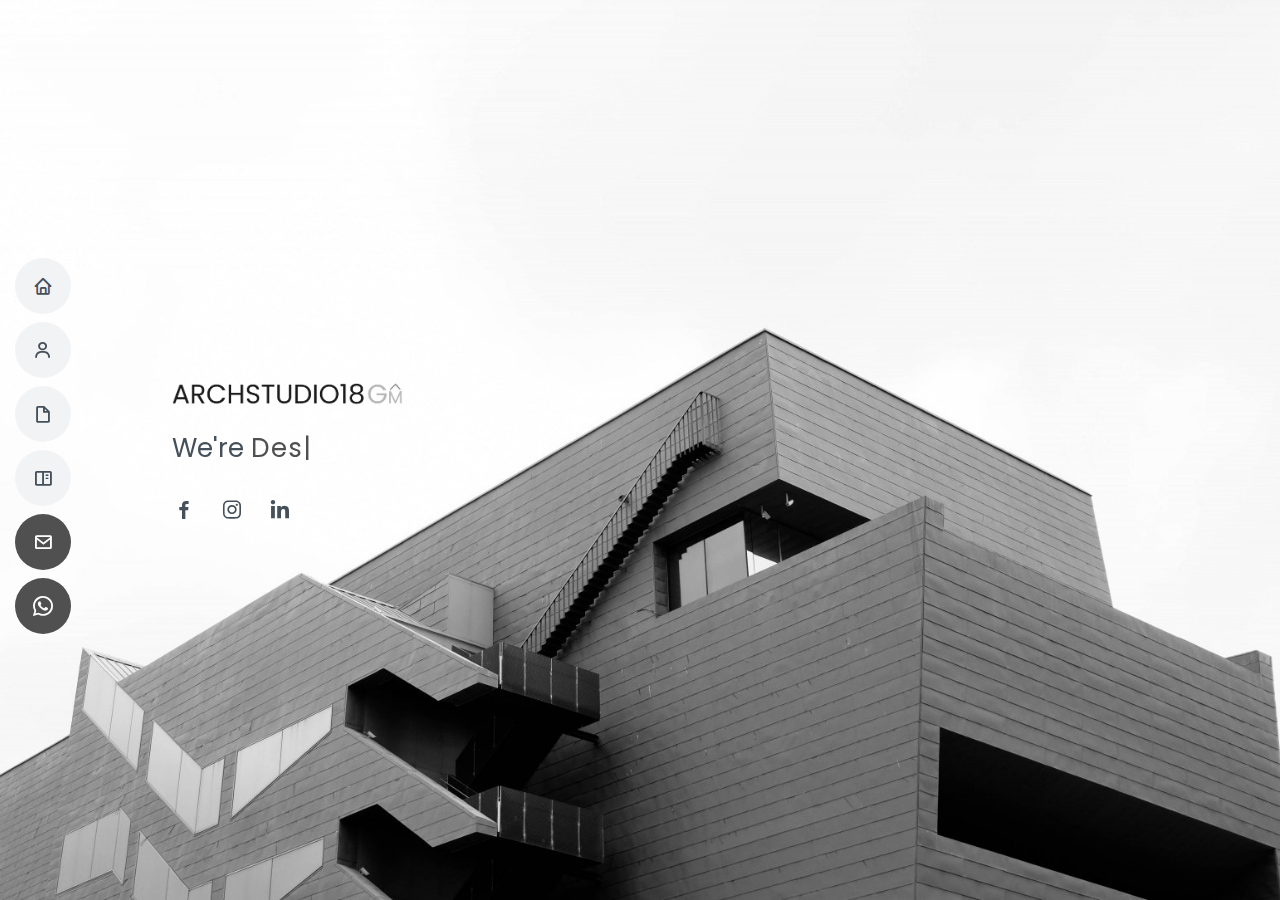
<file: index.html>
<!DOCTYPE html>
<html lang="en">

<head>
  <meta charset="utf-8">
  <meta content="width=device-width, initial-scale=1.0" name="viewport">

  <title>ArchStudio18</title>
  <meta content="" name="description">
  <meta content="" name="keywords">
  <!-- Favicons -->
  <link href="assets/img/favicon.png" rel="icon">
  <link href="assets/img/apple-touch-icon.png" rel="apple-touch-icon">

  <!-- Google Fonts -->
  <link
    href="https://fonts.googleapis.com/css?family=Open+Sans:300,300i,400,400i,600,600i,700,700i|Raleway:300,300i,400,400i,500,500i,600,600i,700,700i|Poppins:300,300i,400,400i,500,500i,600,600i,700,700i"
    rel="stylesheet">

  <!-- Vendor CSS Files -->
  <link href="assets/vendor/aos/aos.css" rel="stylesheet">
  <link href="assets/vendor/bootstrap/css/bootstrap.min.css" rel="stylesheet">
  <link href="assets/vendor/bootstrap-icons/bootstrap-icons.css" rel="stylesheet">
  <link href="assets/vendor/boxicons/css/boxicons.min.css" rel="stylesheet">
  <link href="assets/vendor/glightbox/css/glightbox.min.css" rel="stylesheet">
  <link href="assets/vendor/swiper/swiper-bundle.min.css" rel="stylesheet">

  <!-- Template Main CSS File -->
  <link href="assets/css/style.css" rel="stylesheet">


</head>

<body>

  <!-- ======= Mobile nav toggle button ======= -->
  <!-- <button type="button" class="mobile-nav-toggle d-xl-none"><i class="bi bi-list mobile-nav-toggle"></i></button> -->
  <i class="bi bi-list mobile-nav-toggle d-lg-none"></i>
  <!-- ======= Header ======= -->
  <header id="header" class="d-flex flex-column justify-content-center">

    <nav id="navbar" class="navbar nav-menu">
      <ul>
        <li><a href="index.html" class="nav-link scrollto "><i class="bx bx-home"></i> <span>Home</span></a></li>
        <li><a href="about.html" class="nav-link scrollto"><i class="bx bx-user"></i> <span>About US</span></a></li>
        <li><a href="founder.html" class="nav-link scrollto"><i class="bx bx-file-blank"></i> <span>Principal
              Designer</span></a>
        </li>
        <li><a href="portfolio.html" class="nav-link scrollto"><i class="bx bx-book-content"></i>
            <span>Portfolio</span></a>
        </li>
        <li><a href="contactUs.html" class="nav-link scrollto active"><i class="bx bx-envelope"></i>
            <span>Contact</span></a></li>
        <li><a href="https://wa.me/918586888860" target="_blank" class="nav-link scrollto active"><i class="bi bi-whatsapp"></i>
            <span>Whatsapp</span></a></li>

      </ul>
    </nav><!-- .nav-menu -->

  </header><!-- End Header -->

  <!-- ======= Hero Section ======= -->
  <section id="hero" class="d-flex flex-column justify-content-center">
    <div class="container" data-aos="zoom-in" data-aos-delay="100">
      <!-- <h1>AR. GAGAN MAHANA</h1> -->
      <a href="portfolio.html" class="logo d-flex align-items-center"> <img src="./assets/img/logo.png"
          style="height: 2.5rem;" alt="">
      </a>
      <p>We're <span class="typed"
          data-typed-items="Designing Dreams, Building Realities, Your Architects of Choice, Crafting Environments for You"></span>
      </p>
      <div class="social-links">
        <a href="#" class="facebook"><i class="bx bxl-facebook"></i></a>
        <a href="https://www.instagram.com/archstudio_18/ " class="instagram"><i class="bx bxl-instagram"></i></a>
        <a href="#" class="linkedin"><i class="bx bxl-linkedin"></i></a>
      </div>
    </div>
  </section><!-- End Hero -->

  <!-- Vendor JS Files -->
  <script src="assets/vendor/purecounter/purecounter_vanilla.js"></script>
  <script src="assets/vendor/aos/aos.js"></script>
  <script src="assets/vendor/bootstrap/js/bootstrap.bundle.min.js"></script>
  <script src="assets/vendor/glightbox/js/glightbox.min.js"></script>
  <script src="assets/vendor/isotope-layout/isotope.pkgd.min.js"></script>
  <script src="assets/vendor/swiper/swiper-bundle.min.js"></script>
  <script src="assets/vendor/typed.js/typed.umd.js"></script>
  <script src="assets/vendor/waypoints/noframework.waypoints.js"></script>
  <script src="assets/vendor/php-email-form/validate.js"></script>

  <!-- Template Main JS File -->
  <script src="assets/js/main.js"></script>

</body>

</html>
</file>
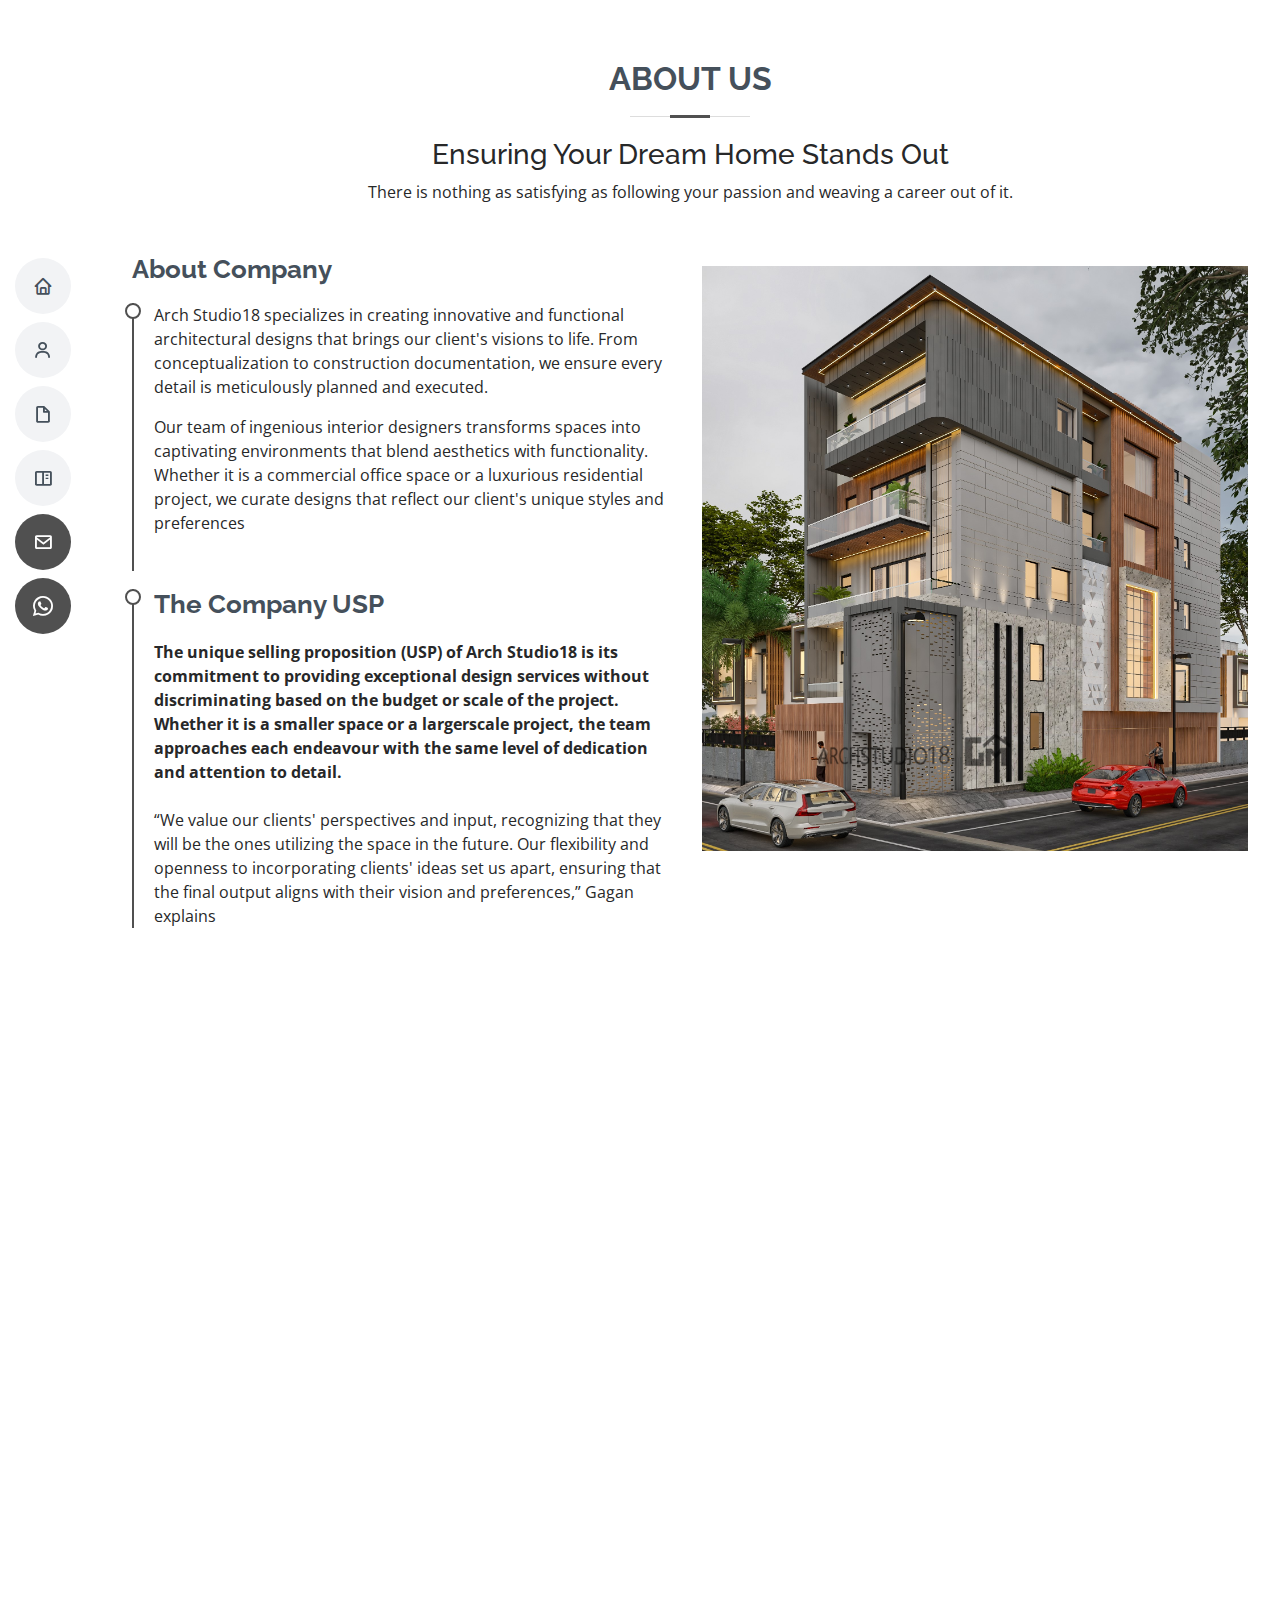
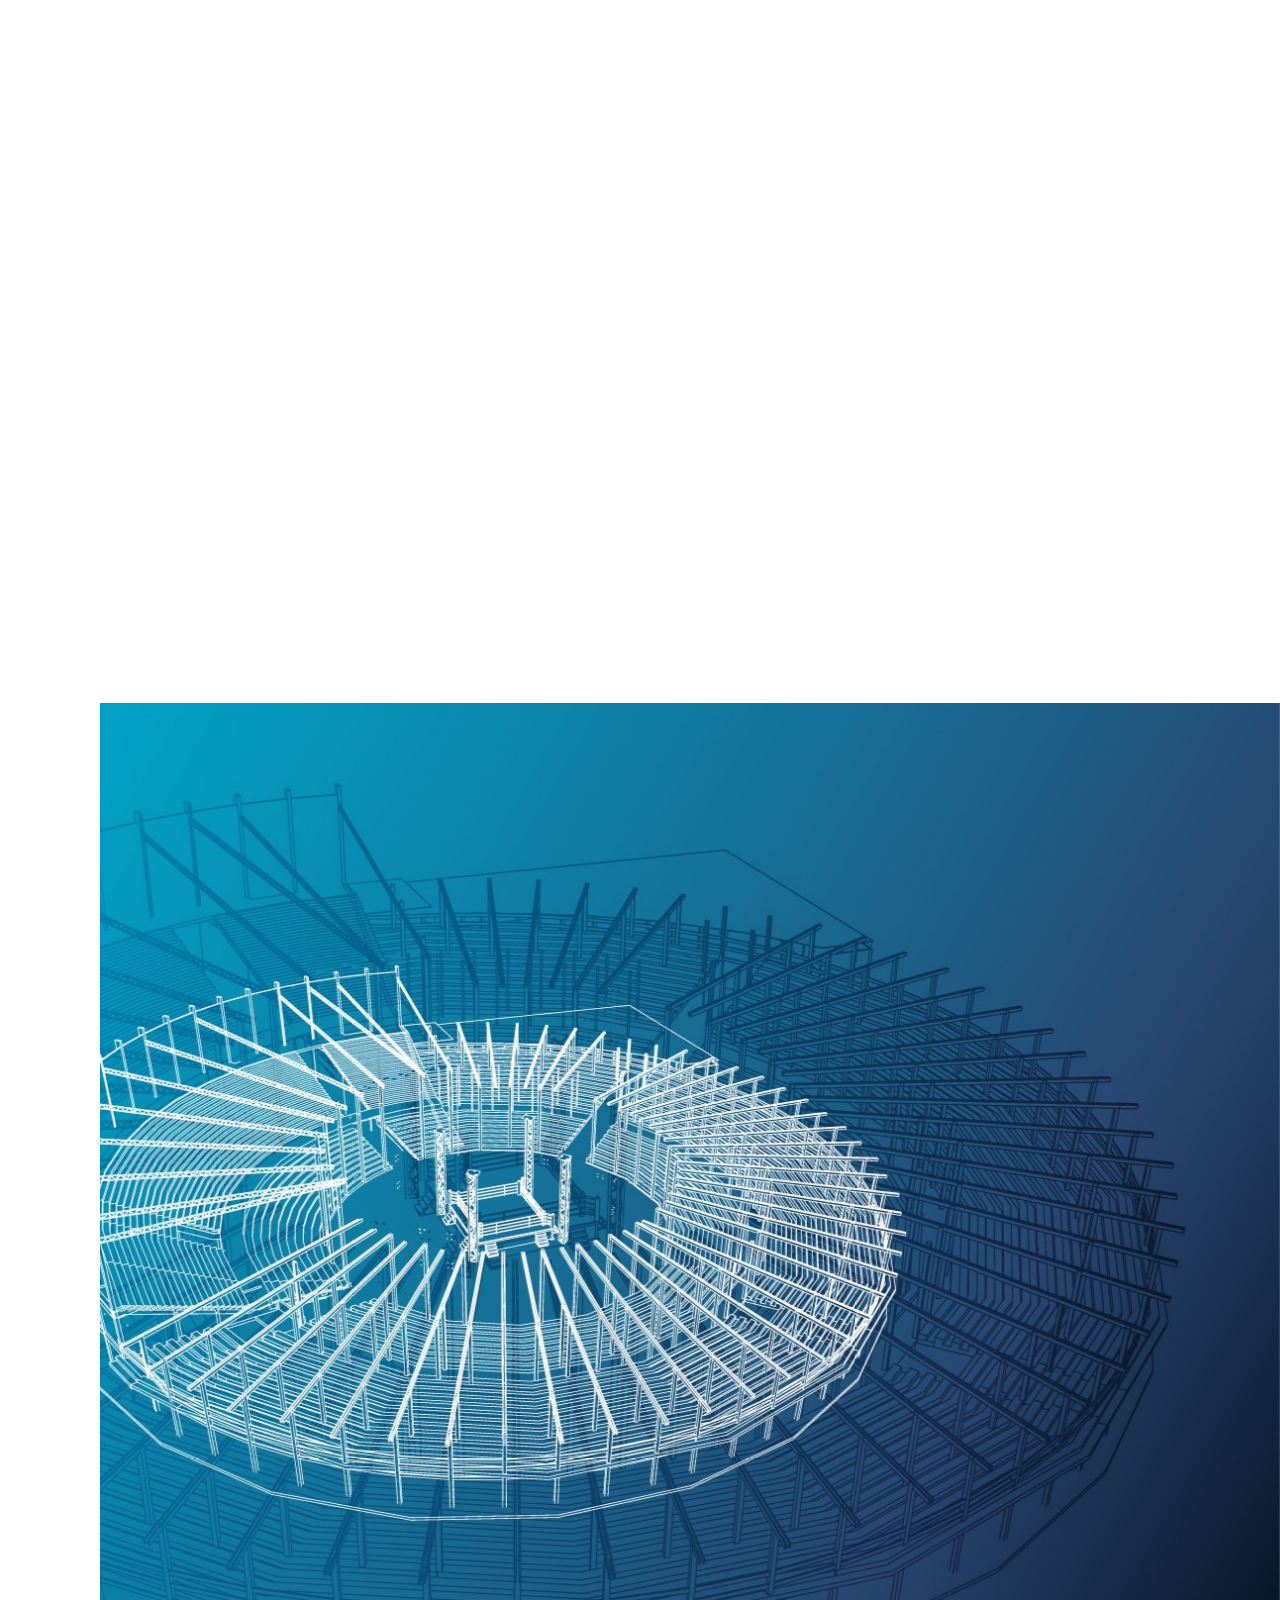
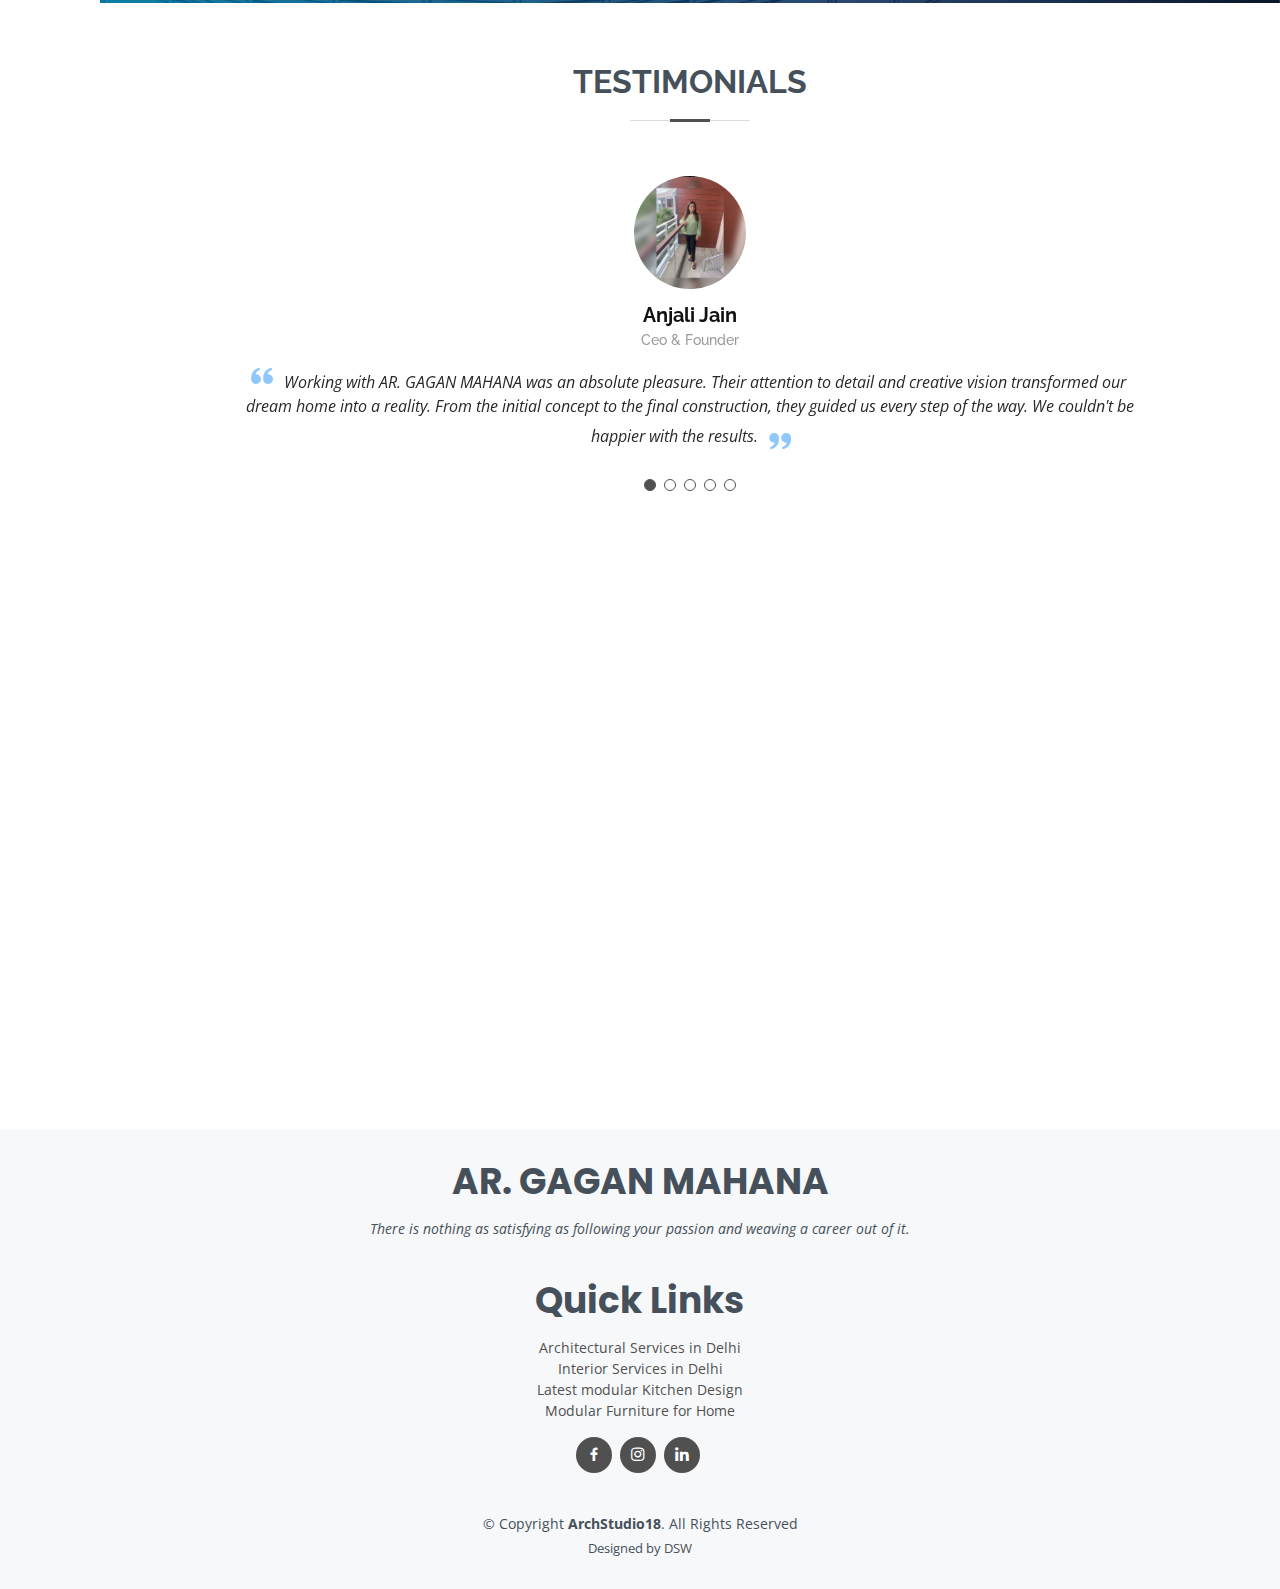
<file: about.html>
<!DOCTYPE html>
<html lang="en">

<head>
  <meta charset="utf-8">
  <meta content="width=device-width, initial-scale=1.0" name="viewport">

  <title>ArchStudio18</title>
  <meta content="" name="description">
  <meta content="" name="keywords">

  <!-- Favicons -->
  <link href="assets/img/favicon.png" rel="icon">
  <link href="assets/img/apple-touch-icon.png" rel="apple-touch-icon">

  <!-- Google Fonts -->
  <link
    href="https://fonts.googleapis.com/css?family=Open+Sans:300,300i,400,400i,600,600i,700,700i|Raleway:300,300i,400,400i,500,500i,600,600i,700,700i|Poppins:300,300i,400,400i,500,500i,600,600i,700,700i"
    rel="stylesheet">

  <!-- Vendor CSS Files -->
  <link href="assets/vendor/aos/aos.css" rel="stylesheet">
  <link href="assets/vendor/bootstrap/css/bootstrap.min.css" rel="stylesheet">
  <link href="assets/vendor/bootstrap-icons/bootstrap-icons.css" rel="stylesheet">
  <link href="assets/vendor/boxicons/css/boxicons.min.css" rel="stylesheet">
  <link href="assets/vendor/glightbox/css/glightbox.min.css" rel="stylesheet">
  <link href="assets/vendor/swiper/swiper-bundle.min.css" rel="stylesheet">

  <!-- Template Main CSS File -->
  <link href="assets/css/style.css" rel="stylesheet">


</head>

<body>

  <!-- ======= Mobile nav toggle button ======= -->
  <!-- <button type="button" class="mobile-nav-toggle d-xl-none"><i class="bi bi-list mobile-nav-toggle"></i></button> -->
  <i class="bi bi-list mobile-nav-toggle d-lg-none"></i>
  <!-- ======= Header ======= -->
  <header id="header" class="d-flex flex-column justify-content-center">

    <nav id="navbar" class="navbar nav-menu">
      <ul>
        <li><a href="index.html" class="nav-link scrollto "><i class="bx bx-home"></i> <span>Home</span></a></li>
        <li><a href="about.html" class="nav-link scrollto"><i class="bx bx-user"></i> <span>About US</span></a></li>
        <li><a href="founder.html" class="nav-link scrollto"><i class="bx bx-file-blank"></i> <span>Principal
              Designer</span></a>
        </li>
        <li><a href="portfolio.html" class="nav-link scrollto"><i class="bx bx-book-content"></i>
            <span>Portfolio</span></a>
        </li>
        <li><a href="contactUs.html" class="nav-link scrollto active"><i class="bx bx-envelope"></i>
            <span>Contact</span></a></li>
        <li><a href="https://wa.me/918586888860" target="_blank" class="nav-link scrollto active"><i
              class="bi bi-whatsapp"></i>
            <span>Whatsapp</span></a></li>
      </ul>
    </nav><!-- .nav-menu -->

  </header><!-- End Header -->



  <main id="main">
    <!-- ======= Resume Section ======= -->
    <section id="resume" class="resume">
      <div class="container" data-aos="fade-up">

        <div class="section-title">
          <h2>About US</h2>
          <h3>Ensuring Your Dream Home Stands Out</h3>
          <p>There is nothing as satisfying as
            following your passion and weaving a
            career out of it.</p>
        </div>
        <div class="row">
          <div class="col-lg-6">
            <h3 class="resume-title"> About Company</h3>
            <div class="resume-item">
              <p>Arch Studio18 specializes in creating
                innovative and functional architectural
                designs that brings our client's visions
                to life. From conceptualization to
                construction documentation, we
                ensure every detail is meticulously
                planned and executed.
              </p>
              <p>
                Our team of ingenious interior
                designers transforms spaces into
                captivating environments that blend
                aesthetics with functionality. Whether it
                is a commercial office space or a
                luxurious residential project, we curate
                designs that reflect our client's unique
                styles and preferences
              </p>
            </div>
            <div class="resume-item">
              <h3 class="resume-title">The Company USP</h3>
              <p> <strong>The unique selling proposition (USP) of Arch Studio18 is its commitment
                  to providing exceptional design services without discriminating based on
                  the budget or scale of the project. Whether it is a smaller space or a largerscale project, the team
                  approaches each endeavour with the same level of
                  dedication and attention to detail.</strong>
                <br><br>“We value our clients' perspectives and input, recognizing that they will be
                the ones utilizing the space in the future. Our flexibility and openness to
                incorporating clients' ideas set us apart, ensuring that the final output
                aligns with their vision and preferences,” Gagan explains
              </p>
            </div>
          </div>
          <div class="col-lg-6 col-md-12">
            <div class="container v-img" style="padding: 2rem 0;">
              <img src="./assets/img/ext_002.jpg" alt="" class="img-fluid">
            </div>
          </div>
        </div>

      </div>
    </section><!-- End Resume Section -->
    <!-- ======= About Section ======= -->
    <section id="about" class="about">
      <div class="container" data-aos="fade-up">
        <div class="row">
          <div class="col-lg-4" style="padding: 3rem 0;">
            <img src="assets/img/profile-img.jpg" class="img-fluid" alt="">
          </div>
          <div class="col-lg-8 pt-4 pt-lg-0 content">
            <h3>Expansion Plans</h3>
            <p>
              Arch Studio18 aims to offer turnkey services for its upcoming projects,
              providing comprehensive solutions that encompass design, construction,
              and project management. To support this growth, they are actively
              exploring potential locations in the Delhi NCR region, where they can
              establish a flexible workspace and assemble a skilled labour team of
              approximately 100 members.
              <br> <br>
              <strong>“By expanding our capabilities and workforce, we strive to enhance our
                service offerings and cater to a broader clientele,” Gagan says.</strong>
            </p>
            <h3>Ideologies and Success Mantra</h3>
            <p>
              <strong>Gagan's personal and professional ideologies centre on finding a balance between work
                and personal life, especially in the demanding creative field.</strong>
              <br> <br>
              “One of my success mantras is to allocate specific time for work each day, ensuring that I
              am focused and productive during those hours.This not only helps me recharge and handle work-related
              stress but also
              strengthens personal relationships, which is a crucial aspect of a fulfilling life. By prioritizing
              work-life balance and maintaining a dedicated schedule, I strive to achieve success both
              professionally and personally,” shares Gagan.
            </p>
          </div>
        </div>

      </div>
    </section><!-- End About Section -->
    <!-- ======= Resume Section ======= -->
    <section id="resume" class="resume">
      <div class="container" data-aos="fade-up">

        <!-- <div class="section-title">
          <h2>About US</h2>
          <h3>Ensuring Your Dream Home Stands Out</h3>
          <p>There is nothing as satisfying as
            following your passion and weaving a
            career out of it.</p>
        </div> -->
        <div class="row">
          <!-- <div class="col-lg-6">
            <img src="assets/img/aboutus1.jpg" alt="" style="width: 40%; height: auto;">
          </div> -->
          <div class="col-lg-6">
            <h3 class="resume-title">Company's Mission</h3>
            <div class="resume-item">
              <p>At Arch Studio18, the mission is
                to empower individuals to fulfil
                their dreams of designing and
                creating their ideal homes. “We
                understand that building or
                renovating a home is a significant
                investment, and we are
                committed to guiding our clients
                through the process, providing
                them with exceptional design
                solutions that truly reflect their
                unique vision and lifestyle. Our
                aim is to deliver projects of the
                highest quality, ensuring that
                each creation stands out in terms
                of design and functionality,”
                Gagan says.
              </p>
            </div>
            <div class="resume-item">
              <h3 class="resume-title">Company's Vission</h3>
              <p> <strong>The company's is to be a leading architectural and interior design firm that sets new
                  benchmarks in creativity, innovation, and client satisfaction.</strong>
                <br><br>
                “We strive to be recognized for our ability to seamlessly blend traditional values with
                contemporary design concepts, resulting in timeless and remarkable spaces. Through our
                commitment to excellence, attention to detail, and client-centric approach, we aspire to leave
                a lasting impact on the architecture and design industry. Our vision is to create spaces that
                inspire and exceed the expectations of our clients, helping them realize their dreams and
                enhancing their quality of life,” emphasizes Gagan.
              </p>
            </div>
          </div>
          <div class="col-lg-6 col-md-12">
            <div class="container v-img" style="padding: 5rem 0;">
              <img src="./assets/img/c.png" alt="" class="img-fluid">
            </div>
          </div>
        </div>

      </div>
    </section><!-- End Resume Section -->

    <!-- ======= Resume Section ======= -->
    <section id="resume" class="resume">
      <div class="container" data-aos="fade-up">

        <div class="section-title">
          <h2>AR. GAGAN MAHANA</h2>
          <!-- <h3>Ensuring Your Dream Home Stands Out</h3>
          <p>There is nothing as satisfying as
            following your passion and weaving a
            career out of it.</p> -->
          <p>(Founder, Principal Designer | Arch Studio 18)</p>
        </div>
        <div class="row">
          <div class="col-lg-6 col-md-12">
            <div class="container v-img" style="padding:0;">
              <img src="./assets/img/founder.jpg" alt="" class="img-fluid">
            </div>
            <h4 class="resume-title">AR. GAGAN MAHANA</h4>
            <p><em>Founder, Principal Designer | </em>
              Arch Studio 18
            </p>
          </div>
          <div class="col-lg-6">
            <div class="resume-item">
              <p>Gagan had planned to
                start his firm in 2018 but
                eventually it materialized
                in 2019. His family
                business being related
                construction and
                construction materials,
                his firm was just the right
                combination for the
                already existing business.
              </p>
            </div>
            <h3 class="resume-title"> A Journey Driven by Passion</h3>
            <div class="resume-item">
              <p>Though Arch Studio18's
                inception was originally
                planned for 2018, Gagan felt
                compelled to pursue a
                deeper understanding of
                design by immersing himself
                in the world of interior
                architecture after completing
                his schooling. However, a
                year later, his unwavering
                attraction to architecture led
                him to embrace a fresh start
                and embark on a quest to
                master the fundamentals.
              </p>
            </div>
            <div class="resume-item">
              <h3 class="resume-title">Academic Excellence
                and Professional
                Growth</h3>
              <p>
                Completing his Bachelor's in
                Architecture from the
                prestigious institution in
                Chandigarh, Gagan wasted no
                time in gaining hands-on
                experience. He joined a
                residential-focused firm as a
                novice, despite facing
                challenges such as inadequate
                compensation and delayed
                payments. Undeterred by
                these hurdles, Gagan
                maintained a positive outlook,
                recognizing the importance of
                mastering the intricacies of
                both office and on-site work.
              </p>
            </div>
            <div class="resume-item">
              <h3 class="resume-title">Seizing Opportunities</h3>
              <p>
                Through dedication and determination,
                Gagan rapidly honed his skills, leveraging
                the invaluable experience gained during
                his tenure at the firm. As the year
                progressed, he developed the confidence
                and expertise required to establish his own
                architectural and interior design
                consultancy service. Leveraging its own
                invested builder projects and extensive
                network within the materials industry,
                Arch Studio18 quickly gained recognition
                for its exemplary services.
                They have been featured in magazines like
                The Architect's Diary.com, Architects and
                Interiors India, Design Essentia Magazine
                and Architects & Builder's Magazine.
              </p>
            </div>
            <div class="resume-item">
              <h3 class="resume-title">Embracing Innovation</h3>
              <p>
                Arch Studio18 exemplifies a firm
                that seamlessly blends innovation
                and tradition. By drawing upon the
                deep-rooted family business
                connections, the company
                possesses a unique understanding
                of materials, construction, and
                design. This invaluable expertise
                enables Arch Studio18 to offer
                comprehensive and forwardthinking solutions, tailored to
                meet the needs of their diverse
                clientele.
              </p>
            </div>
          </div>
        </div>

      </div>
    </section><!-- End Resume Section -->

    <!-- ======= Hero Section ======= -->
    <section id="hero-A" class="d-flex flex-column justify-content-center">
      <div class="container" data-aos="zoom-in" data-aos-delay="100">
        <!-- <h1>AR. GAGAN MAHANA</h1>
        <a href="portfolio.html" class="logo d-flex align-items-center"> <img src="./assets/img/logo.png"
            style="height: 2rem;" alt="">
        </a>
        <p>I'm <span class="typed" data-typed-items="Designer, Developer, Freelancer, Photographer"></span></p>
        <div class="social-links">
          <a href="#" class="twitter"><i class="bx bxl-twitter"></i></a>
          <a href="#" class="facebook"><i class="bx bxl-facebook"></i></a>
          <a href="https://www.instagram.com/archstudio_18/ " class="instagram"><i class="bx bxl-instagram"></i></a>
          <a href="#" class="google-plus"><i class="bx bxl-skype"></i></a>
          <a href="#" class="linkedin"><i class="bx bxl-linkedin"></i></a>
        </div> -->
      </div>
    </section><!-- End Hero -->

    <section id="testimonials" class="testimonials section-bg">
      <div class="container aos-init aos-animate" data-aos="fade-up">
        <div class="section-title">
          <h2>Testimonials</h2>
        </div>
        <div
          class="testimonials-slider swiper swiper-initialized swiper-horizontal swiper-pointer-events aos-init aos-animate"
          data-aos="fade-up" data-aos-delay="100">
          <div class="swiper-wrapper" id="swiper-wrapper-a6945c2cc1e101047e" aria-live="off"
            style="transform: translate3d(-5568px, 0px, 0px); transition-duration: 0ms;">
            <div class="swiper-slide swiper-slide-duplicate" data-swiper-slide-index="0" role="group"
              aria-label="1 / 5">
              <div class="testimonial-item">
                <img src="assets/img/testimonials/testimonials-1.jpg" class="testimonial-img" alt="">
                <h3>Anjali Jain</h3>
                <h4>Ceo &amp; Founder</h4>
                <p>
                  <i class="bx bxs-quote-alt-left quote-icon-left"></i>
                  Working with AR. GAGAN MAHANA was an absolute pleasure. Their attention to detail and creative
                  vision transformed our dream home into a reality. From the initial concept to the final construction,
                  they guided us every step of the way. We couldn't be happier with the results
                  <i class="bx bxs-quote-alt-right quote-icon-right"></i>
                </p>
              </div>
            </div>
            <div class="swiper-slide swiper-slide-duplicate" data-swiper-slide-index="1" role="group"
              aria-label="2 / 5">
              <div class="testimonial-item">
                <img src="assets/img/testimonials/testimonials-2.jpg" class="testimonial-img" alt="">
                <h3>Sanjeev Anand</h3>
                <!-- <h4>Designer</h4> -->
                <p>
                  <i class="bx bxs-quote-alt-left quote-icon-left"></i>
                  AR. GAGAN MAHANA is a true professional in the field. Their ability to blend modern design with
                  functionality is
                  unparalleled. Our office space now not only looks stunning but also enhances productivity. We highly
                  recommend their services.
                  <i class="bx bxs-quote-alt-right quote-icon-right"></i>
                </p>
              </div>
            </div>
            <div class="swiper-slide swiper-slide-duplicate swiper-slide-duplicate-prev" data-swiper-slide-index="2"
              role="group" aria-label="3 / 5">
              <div class="testimonial-item">
                <img src="assets/img/testimonials/testimonials-3.jpg" class="testimonial-img" alt="">
                <h3>Ṛaju Malhotra</h3>
                <!-- <h4>Store Owner</h4> -->
                <p>
                  <i class="bx bxs-quote-alt-left quote-icon-left"></i>
                  We had the privilege of collaborating with AR. GAGAN MAHANA on our renovation project. Their
                  expertise and commitment to delivering on time and within budget were impressive. The transformation
                  of our space exceeded our expectations.
                  <i class="bx bxs-quote-alt-right quote-icon-right"></i>
                </p>
              </div>
            </div>
            <div class="swiper-slide swiper-slide-duplicate swiper-slide-duplicate-active" data-swiper-slide-index="3"
              role="group" aria-label="4 / 5">
              <div class="testimonial-item">
                <img src="assets/img/testimonials/testimonials-4.jpg" class="testimonial-img" alt="">
                <h3>Matt Brandon</h3>
                <h4>Freelancer</h4>
                <p>
                  <i class="bx bxs-quote-alt-left quote-icon-left"></i>
                  As a real estate developer, I have had the pleasure of partnering with AR. GAGAN MAHANA on multiple
                  projects. Their innovative designs and cost-effective solutions have been instrumental in our success.
                  AR. GAGAN MAHANA is a trusted partner who consistently delivers outstanding results.
                  <i class="bx bxs-quote-alt-right quote-icon-right"></i>
                </p>
              </div>
            </div>
            <div class="swiper-slide swiper-slide-duplicate swiper-slide-duplicate-next" data-swiper-slide-index="4"
              role="group" aria-label="5 / 5">
              <div class="testimonial-item">
                <img src="assets/img/testimonials/testimonials-5.jpg" class="testimonial-img" alt="">
                <h3>John Larson</h3>
                <h4>Entrepreneur</h4>
                <p>
                  <i class="bx bxs-quote-alt-left quote-icon-left"></i>
                  I can't thank AR. GAGAN MAHANA enough for their exceptional work. They not only designed our dream
                  home but also helped us navigate the complexities of the construction process. Their professionalism
                  and dedication shine through in every aspect of their work.
                  <i class="bx bxs-quote-alt-right quote-icon-right"></i>
                </p>
              </div>
            </div>

            <div class="swiper-slide" data-swiper-slide-index="0" role="group" aria-label="1 / 5">
              <div class="testimonial-item">
                <img src="assets/img/testimonials/testimonials-1.jpg" class="testimonial-img" alt="">
                <h3>Anjali Jain</h3>
                <h4>Ceo &amp; Founder</h4>
                <p>
                  <i class="bx bxs-quote-alt-left quote-icon-left"></i>
                  Working with AR. GAGAN MAHANA was an absolute pleasure. Their attention to detail and creative
                  vision transformed our dream home into a reality. From the initial concept to the final construction,
                  they guided us every step of the way. We couldn't be happier with the results.
                  <i class="bx bxs-quote-alt-right quote-icon-right"></i>
                </p>
              </div>
            </div><!-- End testimonial item -->

            <div class="swiper-slide" data-swiper-slide-index="1" role="group" aria-label="2 / 5">
              <div class="testimonial-item">
                <img src="assets/img/testimonials/testimonials-2.jpg" class="testimonial-img" alt="">
                <h3>Sanjeev Anand</h3>
                <!-- <h4>Designer</h4> -->
                <p>
                  <i class="bx bxs-quote-alt-left quote-icon-left"></i>
                  AR. GAGAN MAHANA is a true professional in the field. Their ability to blend modern design with
                  functionality is
                  unparalleled. Our office space now not only looks stunning but also enhances productivity. We highly
                  recommend their services.
                  <i class="bx bxs-quote-alt-right quote-icon-right"></i>
                </p>
              </div>
            </div><!-- End testimonial item -->

            <div class="swiper-slide swiper-slide-prev" data-swiper-slide-index="2" role="group" aria-label="3 / 5">
              <div class="testimonial-item">
                <img src="assets/img/testimonials/testimonials-3.jpg" class="testimonial-img" alt="">
                <h3>Ṛaju Malhotra</h3>
                <!-- <h4>Store Owner</h4> -->
                <p>
                  <i class="bx bxs-quote-alt-left quote-icon-left"></i>
                  We had the privilege of collaborating with AR. GAGAN MAHANA on our renovation project. Their
                  expertise and commitment to delivering on time and within budget were impressive. The transformation
                  of our space exceeded our expectations.
                  <i class="bx bxs-quote-alt-right quote-icon-right"></i>
                </p>
              </div>
            </div><!-- End testimonial item -->

            <div class="swiper-slide swiper-slide-active" data-swiper-slide-index="3" role="group" aria-label="4 / 5">
              <div class="testimonial-item">
                <img src="assets/img/testimonials/testimonials-4.jpg" class="testimonial-img" alt="">
                <h3>Matt Brandon</h3>
                <h4>Freelancer</h4>
                <p>
                  <i class="bx bxs-quote-alt-left quote-icon-left"></i>
                  As a real estate developer, I have had the pleasure of partnering with AR. GAGAN MAHANA on multiple
                  projects. Their innovative designs and cost-effective solutions have been instrumental in our success.
                  AR. GAGAN MAHANA is a trusted partner who consistently delivers outstanding results.
                  <i class="bx bxs-quote-alt-right quote-icon-right"></i>
                </p>
              </div>
            </div><!-- End testimonial item -->

            <div class="swiper-slide swiper-slide-next" data-swiper-slide-index="4" role="group" aria-label="5 / 5">
              <div class="testimonial-item">
                <img src="assets/img/testimonials/testimonials-5.jpg" class="testimonial-img" alt="">
                <h3>John Larson</h3>
                <h4>Entrepreneur</h4>
                <p>
                  <i class="bx bxs-quote-alt-left quote-icon-left"></i>
                  I can't thank AR. GAGAN MAHANA enough for their exceptional work. They not only designed our dream
                  home but also helped us navigate the complexities of the construction process. Their professionalism
                  and dedication shine through in every aspect of their work.
                  <i class="bx bxs-quote-alt-right quote-icon-right"></i>
                </p>
              </div>
            </div><!-- End testimonial item -->

            <div class="swiper-slide swiper-slide-duplicate" data-swiper-slide-index="0" role="group"
              aria-label="1 / 5">
              <div class="testimonial-item">
                <img src="assets/img/testimonials/testimonials-1.jpg" class="testimonial-img" alt="">
                <h3>Anjali Jain</h3>
                <h4>Ceo &amp; Founder</h4>
                <p>
                  <i class="bx bxs-quote-alt-left quote-icon-left"></i>
                  Working with AR. GAGAN MAHANA was an absolute pleasure. Their attention to detail and creative
                  vision transformed our dream home into a reality. From the initial concept to the final construction,
                  they guided us every step of the way. We couldn't be happier with the results.
                  <i class="bx bxs-quote-alt-right quote-icon-right"></i>
                </p>
              </div>
            </div>
            <div class="swiper-slide swiper-slide-duplicate" data-swiper-slide-index="1" role="group"
              aria-label="2 / 5">
              <div class="testimonial-item">
                <img src="assets/img/testimonials/testimonials-2.jpg" class="testimonial-img" alt="">
                <h3>Sanjeev Anand</h3>
                <!-- <h4>Designer</h4> -->
                <p>
                  <i class="bx bxs-quote-alt-left quote-icon-left"></i>
                  AR. GAGAN MAHANA is a true professional in the field. Their ability to blend modern design with
                  functionality is
                  unparalleled. Our office space now not only looks stunning but also enhances productivity. We highly
                  recommend their services.
                  <i class="bx bxs-quote-alt-right quote-icon-right"></i>
                </p>
              </div>
            </div>
            <div class="swiper-slide swiper-slide-duplicate swiper-slide-duplicate-prev" data-swiper-slide-index="2"
              role="group" aria-label="3 / 5">
              <div class="testimonial-item">
                <img src="assets/img/testimonials/testimonials-3.jpg" class="testimonial-img" alt="">
                <h3>Ṛaju Malhotra</h3>
                <!-- <h4>Store Owner</h4> -->
                <p>
                  <i class="bx bxs-quote-alt-left quote-icon-left"></i>
                  Enim nisi quem export duis labore cillum quae magna enim sint quorum nulla quem veniam duis minim
                  tempor labore quem eram duis noster aute amet eram fore quis sint minim.
                  <i class="bx bxs-quote-alt-right quote-icon-right"></i>
                </p>
              </div>
            </div>
            <div class="swiper-slide swiper-slide-duplicate swiper-slide-duplicate-active" data-swiper-slide-index="3"
              role="group" aria-label="4 / 5">
              <div class="testimonial-item">
                <img src="assets/img/testimonials/testimonials-4.jpg" class="testimonial-img" alt="">
                <h3>Matt Brandon</h3>
                <h4>Freelancer</h4>
                <p>
                  <i class="bx bxs-quote-alt-left quote-icon-left"></i>
                  As a real estate developer, I have had the pleasure of partnering with AR. GAGAN MAHANA on multiple
                  projects. Their innovative designs and cost-effective solutions have been instrumental in our success.
                  AR. GAGAN MAHANA is a trusted partner who consistently delivers outstanding results.
                  <i class="bx bxs-quote-alt-right quote-icon-right"></i>
                </p>
              </div>
            </div>
            <div class="swiper-slide swiper-slide-duplicate swiper-slide-duplicate-next" data-swiper-slide-index="4"
              role="group" aria-label="5 / 5">
              <div class="testimonial-item">
                <img src="assets/img/testimonials/testimonials-5.jpg" class="testimonial-img" alt="">
                <h3>John Larson</h3>
                <h4>Entrepreneur</h4>
                <p>
                  <i class="bx bxs-quote-alt-left quote-icon-left"></i>
                  I can't thank AR. GAGAN MAHANA enough for their exceptional work. They not only designed our dream
                  home but also helped us navigate the complexities of the construction process. Their professionalism
                  and dedication shine through in every aspect of their work.
                  <i class="bx bxs-quote-alt-right quote-icon-right"></i>
                </p>
              </div>
            </div>
          </div>
          <div
            class="swiper-pagination swiper-pagination-clickable swiper-pagination-bullets swiper-pagination-horizontal">
            <span class="swiper-pagination-bullet" tabindex="0" role="button" aria-label="Go to slide 1"></span><span
              class="swiper-pagination-bullet" tabindex="0" role="button" aria-label="Go to slide 2"></span><span
              class="swiper-pagination-bullet" tabindex="0" role="button" aria-label="Go to slide 3"></span><span
              class="swiper-pagination-bullet swiper-pagination-bullet-active" tabindex="0" role="button"
              aria-label="Go to slide 4" aria-current="true"></span><span class="swiper-pagination-bullet" tabindex="0"
              role="button" aria-label="Go to slide 5"></span>
          </div>
          <span class="swiper-notification" aria-live="assertive" aria-atomic="true"></span>
        </div>

      </div>
    </section>

    <!-- ======= Contact Section ======= -->
    <section id="contact" class="contact">
      <div class="container" data-aos="fade-up">

        <div class="section-title">
          <h2>Contact</h2>
        </div>

        <div class="row mt-1">

          <div class="col-lg-4">
            <div class="info">
              <div class="address">
                <i class="bi bi-geo-alt"></i>
                <h4>Location:</h4>
                <p>Block F, Mansarover Garden, Delhi, 110015</p>
              </div>

              <div class="email">
                <i class="bi bi-envelope"></i>
                <h4>Email:</h4>
                <p>archstudiode18@gmail.com</p>
              </div>

              <div class="phone">
                <i class="bi bi-phone"></i>
                <h4>Call:</h4>
                <p>+91-8586888860</p>
              </div>

            </div>

          </div>

          <div class="col-lg-8 mt-5 mt-lg-0">

            <form action="forms/contact.php" method="post" role="form" class="php-email-form">
              <div class="row">
                <div class="col-md-6 form-group">
                  <input type="text" name="name" class="form-control" id="name" placeholder="Your Name" required>
                </div>
                <div class="col-md-6 form-group mt-3 mt-md-0">
                  <input type="email" class="form-control" name="email" id="email" placeholder="Your Email" required>
                </div>
              </div>
              <div class="form-group mt-3">
                <input type="text" class="form-control" name="subject" id="subject" placeholder="Subject" required>
              </div>
              <div class="form-group mt-3">
                <textarea class="form-control" name="message" rows="5" placeholder="Message" required></textarea>
              </div>
              <div class="my-3">
                <div class="loading">Loading</div>
                <div class="error-message"></div>
                <div class="sent-message">Your message has been sent. Thank you!</div>
              </div>
              <div class="text-center"><button type="submit">Send Message</button></div>
            </form>

          </div>

        </div>

      </div>
    </section><!-- End Contact Section -->

  </main><!-- End #main -->

  <!-- ======= Footer ======= -->
    <footer id="footer">
        <div class="container">
            <h3>AR. GAGAN MAHANA</h3>
            <p>There is nothing as satisfying as following your passion and weaving a career out of it.</p>
            <div class="col-lg-4 d-flex flex-column align-items-center justify-content-center" style="margin: 1rem auto;">
                <h3>Quick Links</h3>
                <a href="architectural-services-in-delhi.html">Architectural Services in Delhi</a>
                <a href="interior-services-in-delhi.html">Interior Services in Delhi</a>
                <a href="latest-modular-kitchen-design.html">Latest modular Kitchen Design</a>
                <a href="modular-furniture-for-home.html">Modular Furniture for Home</a>
            </div>
            <div class="social-links">
                <a href="#" class="facebook"><i class="bx bxl-facebook"></i></a>
                <a href="https://www.instagram.com/archstudio_18/ " class="instagram"><i
                        class="bx bxl-instagram"></i></a>
                <a href="#" class="linkedin"><i class="bx bxl-linkedin"></i></a>
            </div>
            <div class="copyright">
                &copy; Copyright <strong><span>ArchStudio18</span></strong>. All Rights Reserved
            </div>
            <div class="credits">
                Designed by <a href="https://digitalScoreweb.com/">DSW</a>
            </div>
        </div>
    </footer><!-- End Footer -->


  <a href="#" class="back-to-top d-flex align-items-center justify-content-center"><i
      class="bi bi-arrow-up-short"></i></a>

  <!-- Vendor JS Files -->
  <script src="assets/vendor/purecounter/purecounter_vanilla.js"></script>
  <script src="assets/vendor/aos/aos.js"></script>
  <script src="assets/vendor/bootstrap/js/bootstrap.bundle.min.js"></script>
  <script src="assets/vendor/glightbox/js/glightbox.min.js"></script>
  <script src="assets/vendor/isotope-layout/isotope.pkgd.min.js"></script>
  <script src="assets/vendor/swiper/swiper-bundle.min.js"></script>
  <script src="assets/vendor/typed.js/typed.umd.js"></script>
  <script src="assets/vendor/waypoints/noframework.waypoints.js"></script>
  <script src="assets/vendor/php-email-form/validate.js"></script>

  <!-- Template Main JS File -->
  <script src="assets/js/main.js"></script>

</body>

</html>
</file>
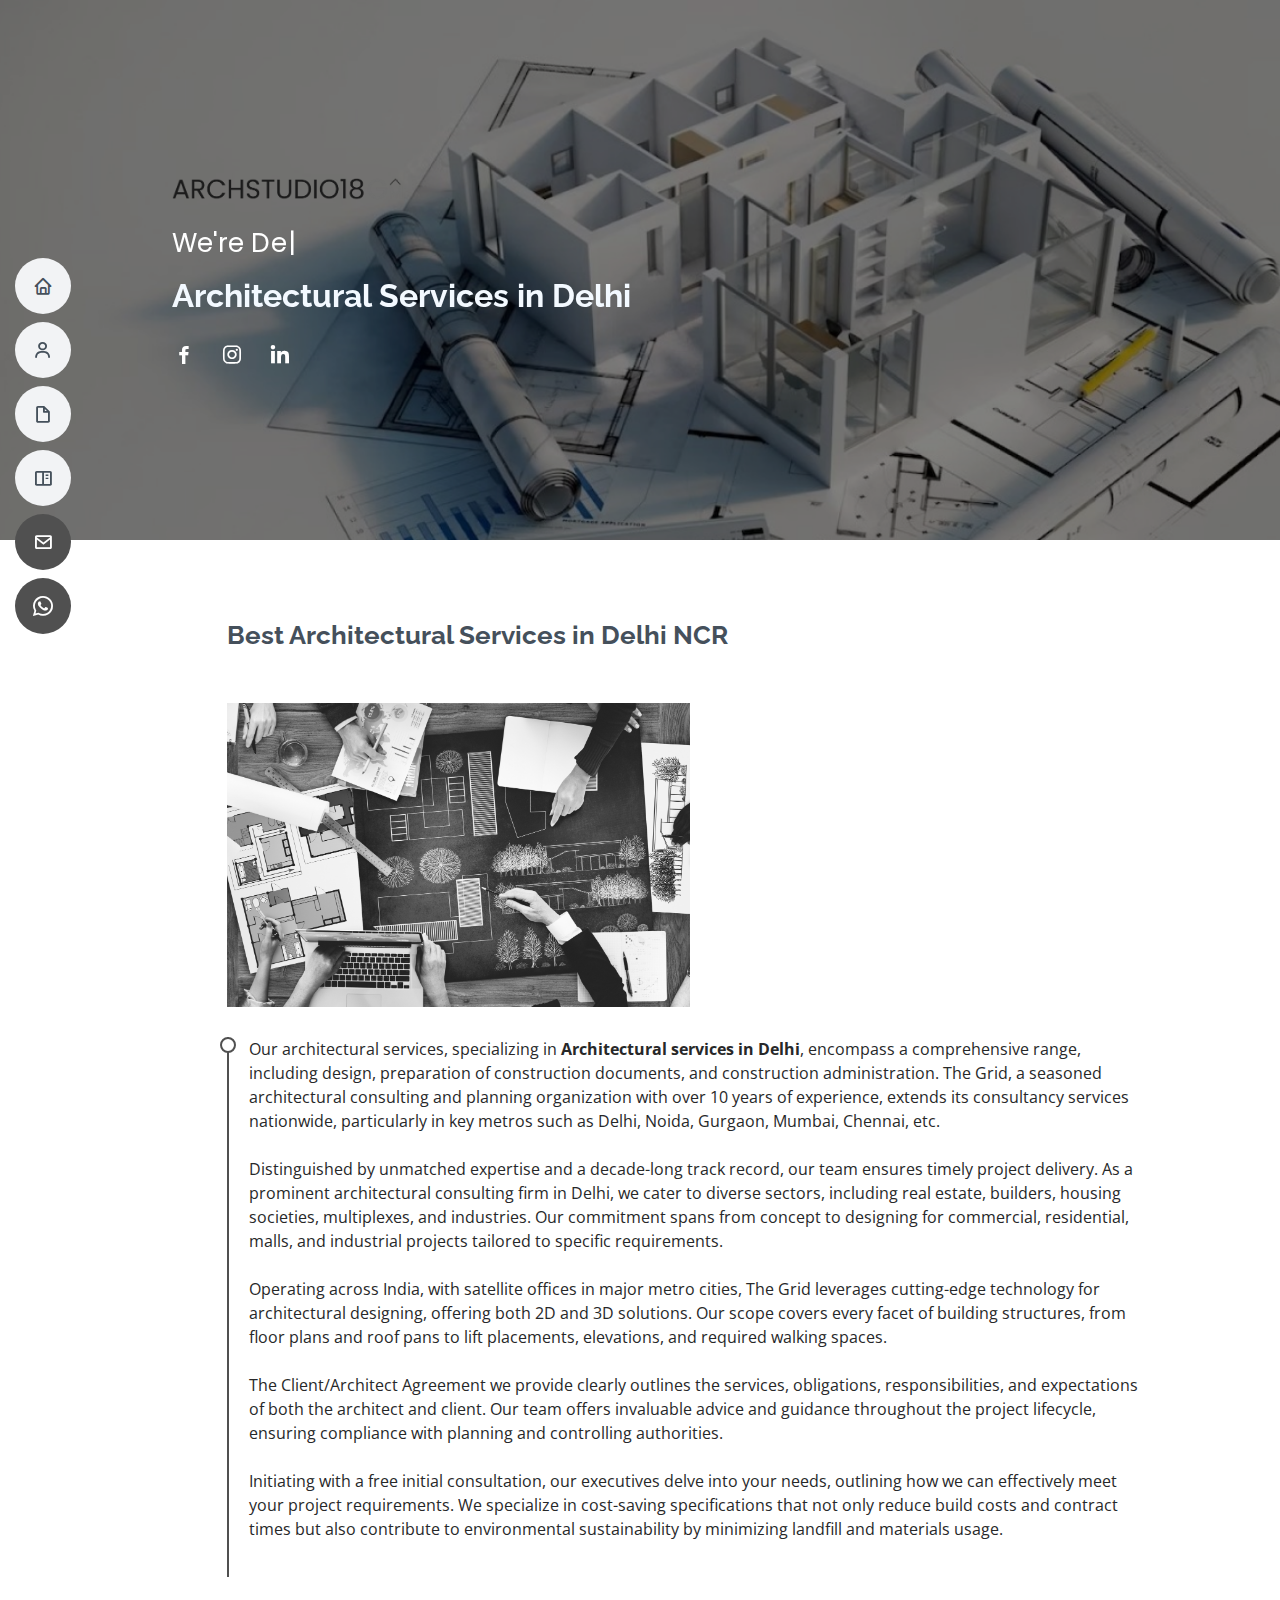
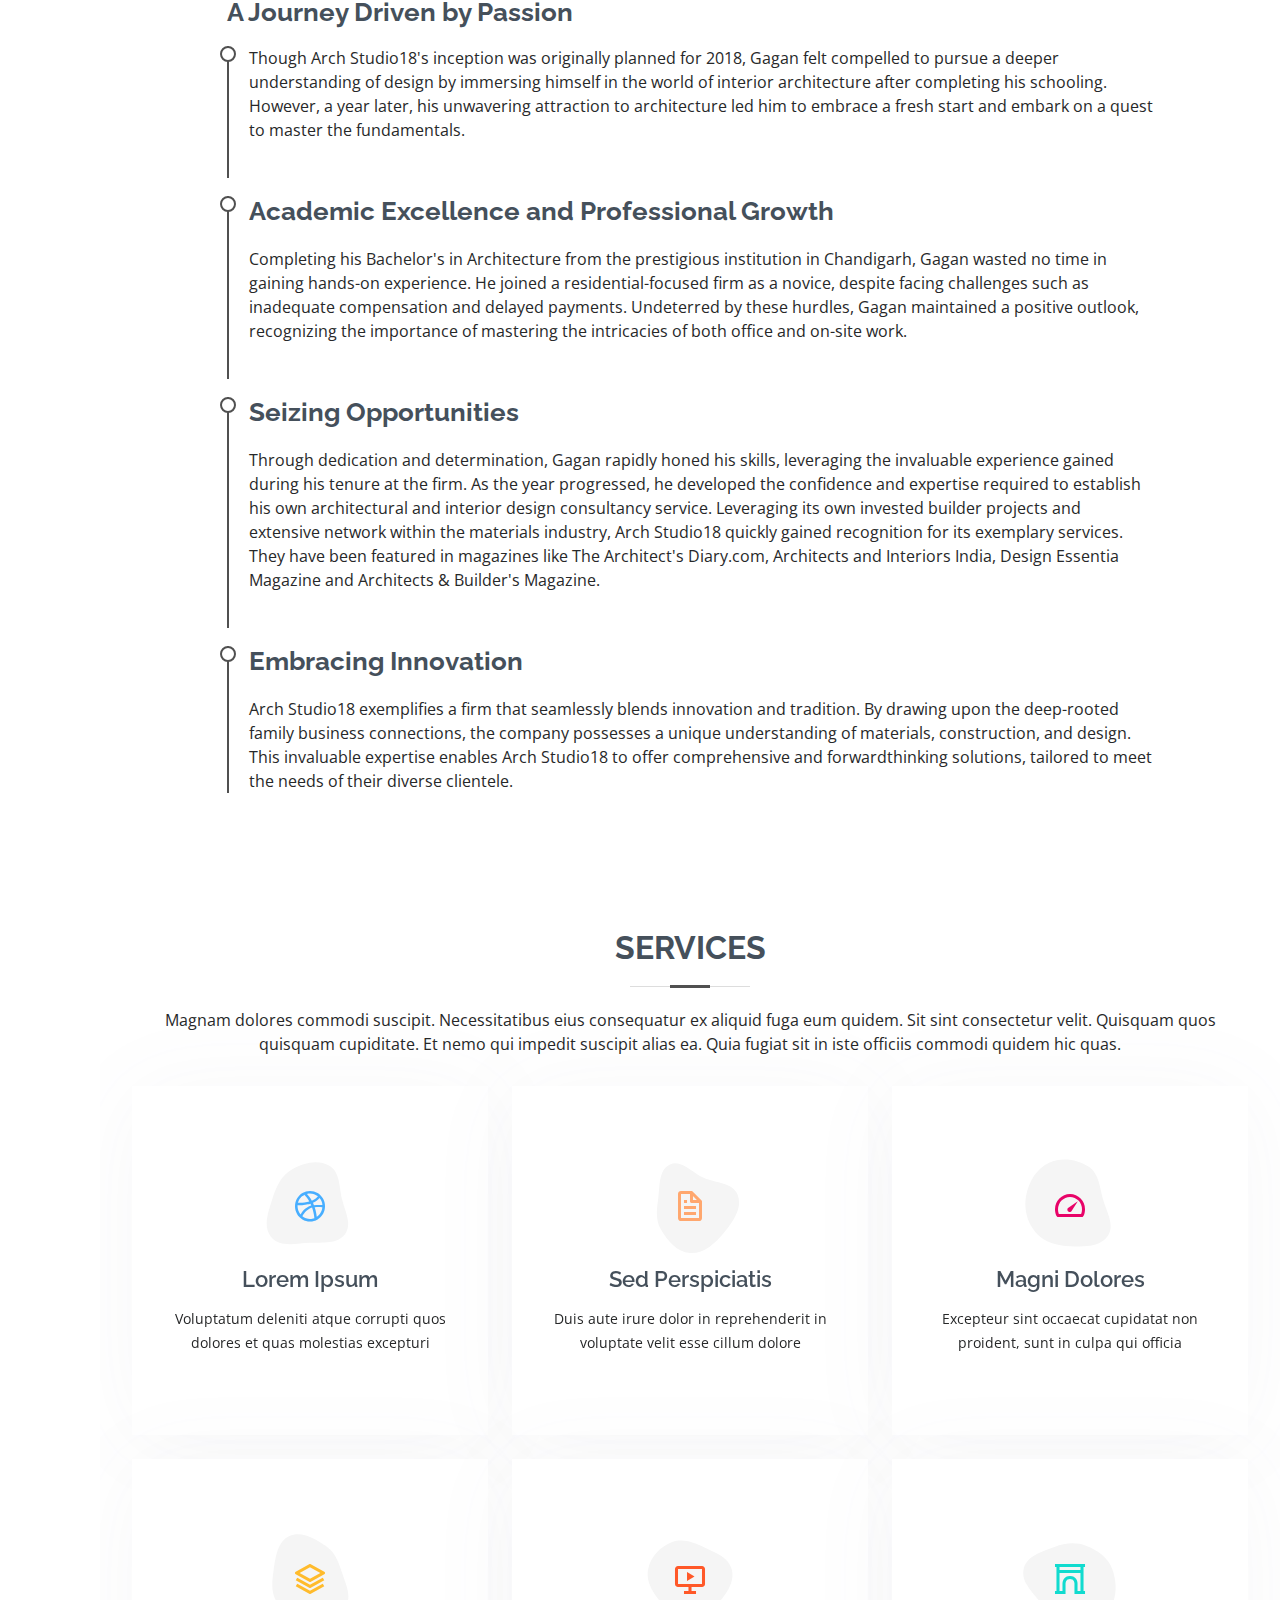
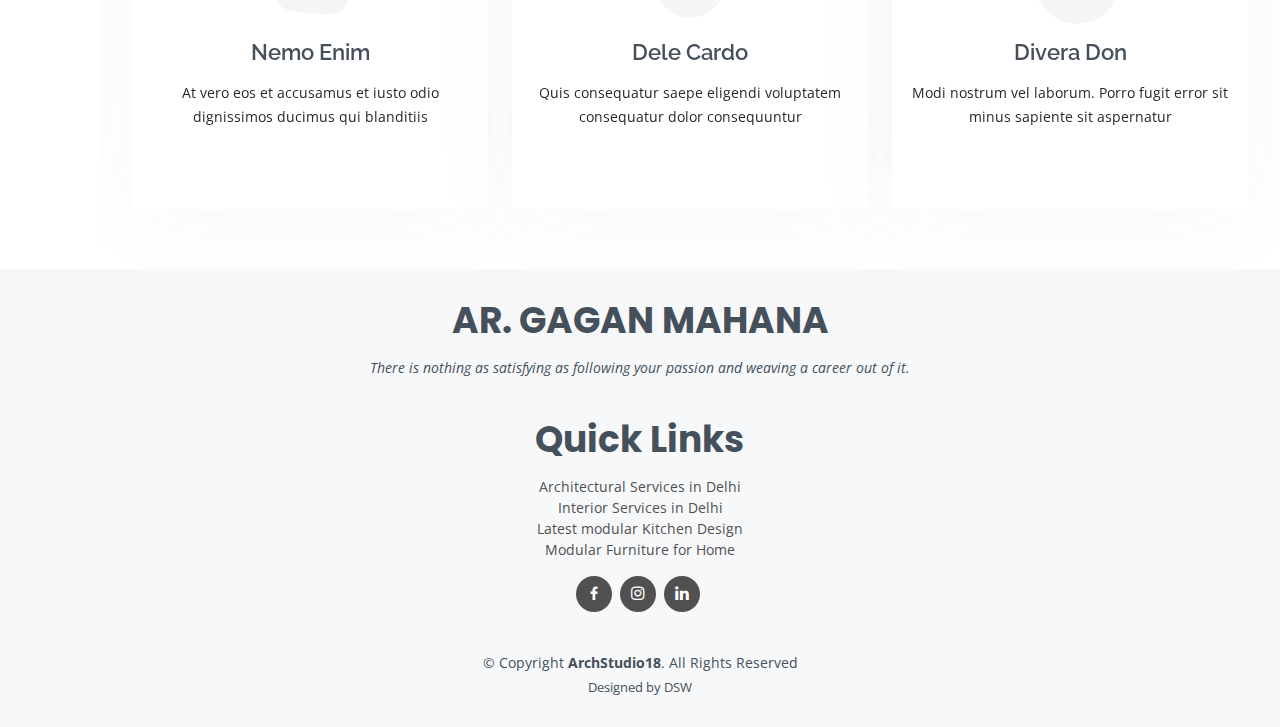
<file: architectural-services-in-delhi.html>
<!DOCTYPE html>
<html lang="en">

<head>
    <meta charset="utf-8">
    <meta content="width=device-width, initial-scale=1.0" name="viewport">

    <title>ArchStudio18</title>
    <meta content="" name="description">
    <meta content="" name="keywords">
    <!-- Favicons -->
    <link href="assets/img/favicon.png" rel="icon">
    <link href="assets/img/apple-touch-icon.png" rel="apple-touch-icon">

    <!-- Google Fonts -->
    <link
        href="https://fonts.googleapis.com/css?family=Open+Sans:300,300i,400,400i,600,600i,700,700i|Raleway:300,300i,400,400i,500,500i,600,600i,700,700i|Poppins:300,300i,400,400i,500,500i,600,600i,700,700i"
        rel="stylesheet">

    <!-- Vendor CSS Files -->
    <link href="assets/vendor/aos/aos.css" rel="stylesheet">
    <link href="assets/vendor/bootstrap/css/bootstrap.min.css" rel="stylesheet">
    <link href="assets/vendor/bootstrap-icons/bootstrap-icons.css" rel="stylesheet">
    <link href="assets/vendor/boxicons/css/boxicons.min.css" rel="stylesheet">
    <link href="assets/vendor/glightbox/css/glightbox.min.css" rel="stylesheet">
    <link href="assets/vendor/swiper/swiper-bundle.min.css" rel="stylesheet">

    <!-- Template Main CSS File -->
    <link href="assets/css/style.css" rel="stylesheet">


</head>

<body>

    <!-- ======= Mobile nav toggle button ======= -->
    <!-- <button type="button" class="mobile-nav-toggle d-xl-none"><i class="bi bi-list mobile-nav-toggle"></i></button> -->
    <i class="bi bi-list mobile-nav-toggle d-lg-none"></i>
    <!-- ======= Header ======= -->
    <header id="header" class="d-flex flex-column justify-content-center">

        <nav id="navbar" class="navbar nav-menu">
            <ul>
                <li><a href="index.html" class="nav-link scrollto "><i class="bx bx-home"></i> <span>Home</span></a>
                </li>
                <li><a href="about.html" class="nav-link scrollto"><i class="bx bx-user"></i> <span>About US</span></a>
                </li>
                <li><a href="founder.html" class="nav-link scrollto"><i class="bx bx-file-blank"></i> <span>Principal
                            Designer</span></a>
                </li>
                <li><a href="portfolio.html" class="nav-link scrollto"><i class="bx bx-book-content"></i>
                        <span>Portfolio</span></a>
                </li>
                <li><a href="contactUs.html" class="nav-link scrollto active"><i class="bx bx-envelope"></i>
                        <span>Contact</span></a></li>
                <li><a href="https://wa.me/918586888860" target="_blank" class="nav-link scrollto active"><i
                            class="bi bi-whatsapp"></i>
                        <span>Whatsapp</span></a></li>

            </ul>
        </nav><!-- .nav-menu -->

    </header><!-- End Header -->

    <!-- ======= Hero Section ======= -->
    <section id="hero-Asd" class="d-flex flex-column justify-content-center">
        <div class="container" data-aos="zoom-in" data-aos-delay="100">
            <!-- <h1>AR. GAGAN MAHANA</h1> -->
            <a href="portfolio.html" class="logo d-flex align-items-center"> <img src="./assets/img/logo.png"
                    style="height: 2.5rem;" alt="">
            </a>
            <p>We're <span class="typed"
                    data-typed-items="Designing Dreams, Building Realities, Your Architects of Choice, Crafting Environments for You"></span>
            </p>
            <h2 style="margin: 1rem 0;">Architectural Services in Delhi</h2>
            <div class="social-links">
                <a href="#" class="facebook"><i class="bx bxl-facebook"></i></a>
                <a href="https://www.instagram.com/archstudio_18/ " class="instagram"><i
                        class="bx bxl-instagram"></i></a>
                <a href="#" class="linkedin"><i class="bx bxl-linkedin"></i></a>
            </div>
        </div>
    </section><!-- End Hero -->

    <main id="main">

        <section id="resume" class="resume">
            <div class="container aos-init aos-animate" data-aos="fade-up">
                <div class="row">
                    <div class="col-lg-10" style="margin: 0 auto;">
                        <h2 class="resume-title"> Best Architectural Services in Delhi NCR</h2>

                        <img class="col-lg-6 col-md-12 img-fluid" src="/assets/img/best.jpg" alt=""
                            style="margin: 2rem auto;">

                        <div class="resume-item">
                            <p>Our architectural services, specializing in <strong>Architectural services in
                                    Delhi</strong>, encompass a
                                comprehensive range, including design, preparation of construction documents, and
                                construction administration. The Grid, a seasoned architectural consulting and planning
                                organization with over 10 years of experience, extends its consultancy services
                                nationwide, particularly in key metros such as Delhi, Noida, Gurgaon, Mumbai, Chennai,
                                etc.
                                <br><br>

                                Distinguished by unmatched expertise and a decade-long track record, our team ensures
                                timely project delivery. As a prominent architectural consulting firm in Delhi, we cater
                                to diverse sectors, including real estate, builders, housing societies, multiplexes, and
                                industries. Our commitment spans from concept to designing for commercial, residential,
                                malls, and industrial projects tailored to specific requirements.

                                <br><br>
                                Operating across India, with satellite offices in major metro cities, The Grid leverages
                                cutting-edge technology for architectural designing, offering both 2D and 3D solutions.
                                Our scope covers every facet of building structures, from floor plans and roof pans to
                                lift placements, elevations, and required walking spaces.

                                <br><br>
                                The Client/Architect Agreement we provide clearly outlines the services, obligations,
                                responsibilities, and expectations of both the architect and client. Our team offers
                                invaluable advice and guidance throughout the project lifecycle, ensuring compliance
                                with planning and controlling authorities.

                                <br><br>
                                Initiating with a free initial consultation, our executives delve into your needs,
                                outlining how we can effectively meet your project requirements. We specialize in
                                cost-saving specifications that not only reduce build costs and contract times but also
                                contribute to environmental sustainability by minimizing landfill and materials usage.


                            </p>
                        </div>
                        <h3 class="resume-title"> A Journey Driven by Passion</h3>
                        <div class="resume-item">
                            <p>Though Arch Studio18's
                                inception was originally
                                planned for 2018, Gagan felt
                                compelled to pursue a
                                deeper understanding of
                                design by immersing himself
                                in the world of interior
                                architecture after completing
                                his schooling. However, a
                                year later, his unwavering
                                attraction to architecture led
                                him to embrace a fresh start
                                and embark on a quest to
                                master the fundamentals.
                            </p>
                        </div>
                        <div class="resume-item">
                            <h3 class="resume-title">Academic Excellence
                                and Professional
                                Growth</h3>
                            <p>
                                Completing his Bachelor's in
                                Architecture from the
                                prestigious institution in
                                Chandigarh, Gagan wasted no
                                time in gaining hands-on
                                experience. He joined a
                                residential-focused firm as a
                                novice, despite facing
                                challenges such as inadequate
                                compensation and delayed
                                payments. Undeterred by
                                these hurdles, Gagan
                                maintained a positive outlook,
                                recognizing the importance of
                                mastering the intricacies of
                                both office and on-site work.
                            </p>
                        </div>
                        <div class="resume-item">
                            <h3 class="resume-title">Seizing Opportunities</h3>
                            <p>
                                Through dedication and determination,
                                Gagan rapidly honed his skills, leveraging
                                the invaluable experience gained during
                                his tenure at the firm. As the year
                                progressed, he developed the confidence
                                and expertise required to establish his own
                                architectural and interior design
                                consultancy service. Leveraging its own
                                invested builder projects and extensive
                                network within the materials industry,
                                Arch Studio18 quickly gained recognition
                                for its exemplary services.
                                They have been featured in magazines like
                                The Architect's Diary.com, Architects and
                                Interiors India, Design Essentia Magazine
                                and Architects &amp; Builder's Magazine.
                            </p>
                        </div>
                        <div class="resume-item">
                            <h3 class="resume-title">Embracing Innovation</h3>
                            <p>
                                Arch Studio18 exemplifies a firm
                                that seamlessly blends innovation
                                and tradition. By drawing upon the
                                deep-rooted family business
                                connections, the company
                                possesses a unique understanding
                                of materials, construction, and
                                design. This invaluable expertise
                                enables Arch Studio18 to offer
                                comprehensive and forwardthinking solutions, tailored to
                                meet the needs of their diverse
                                clientele.
                            </p>
                        </div>
                    </div>
                </div>

            </div>
        </section>

        <section id="services" class="services">
            <div class="container aos-init aos-animate" data-aos="fade-up">

                <div class="section-title">
                    <h2>Services</h2>
                    <p>Magnam dolores commodi suscipit. Necessitatibus eius consequatur ex aliquid fuga eum quidem. Sit
                        sint
                        consectetur velit. Quisquam quos quisquam cupiditate. Et nemo qui impedit suscipit alias ea.
                        Quia
                        fugiat sit in iste officiis commodi quidem hic quas.</p>
                </div>

                <div class="row">

                    <div class="col-lg-4 col-md-6 d-flex align-items-stretch aos-init aos-animate" data-aos="zoom-in"
                        data-aos-delay="100">
                        <div class="icon-box iconbox-blue">
                            <div class="icon">
                                <svg width="100" height="100" viewBox="0 0 600 600" xmlns="http://www.w3.org/2000/svg">
                                    <path stroke="none" stroke-width="0" fill="#f5f5f5"
                                        d="M300,521.0016835830174C376.1290562159157,517.8887921683347,466.0731472004068,529.7835943286574,510.70327084640275,468.03025145048787C554.3714126377745,407.6079735673963,508.03601936045806,328.9844924480964,491.2728898941984,256.3432110539036C474.5976632858925,184.082847569629,479.9380746630129,96.60480741107993,416.23090153303,58.64404602377083C348.86323505073057,18.502131276798302,261.93793281208167,40.57373210992963,193.5410806939664,78.93577620505333C130.42746243093433,114.334589627462,98.30271207620316,179.96522072025542,76.75703585869454,249.04625023123273C51.97151888228291,328.5150500222984,13.704378332031375,421.85034740162234,66.52175969318436,486.19268352777647C119.04800174914682,550.1803526380478,217.28368757567262,524.383925680826,300,521.0016835830174">
                                    </path>
                                </svg>
                                <i class="bx bxl-dribbble"></i>
                            </div>
                            <h4><a href="">Lorem Ipsum</a></h4>
                            <p>Voluptatum deleniti atque corrupti quos dolores et quas molestias excepturi</p>
                        </div>
                    </div>

                    <div class="col-lg-4 col-md-6 d-flex align-items-stretch mt-4 mt-md-0 aos-init aos-animate"
                        data-aos="zoom-in" data-aos-delay="200">
                        <div class="icon-box iconbox-orange ">
                            <div class="icon">
                                <svg width="100" height="100" viewBox="0 0 600 600" xmlns="http://www.w3.org/2000/svg">
                                    <path stroke="none" stroke-width="0" fill="#f5f5f5"
                                        d="M300,582.0697525312426C382.5290701553225,586.8405444964366,449.9789794690241,525.3245884688669,502.5850820975895,461.55621195738473C556.606425686781,396.0723002908107,615.8543463187945,314.28637112970534,586.6730223649479,234.56875336149918C558.9533121215079,158.8439757836574,454.9685369536778,164.00468322053177,381.49747125262974,130.76875717737553C312.15926192815925,99.40240125094834,248.97055460311594,18.661163978235184,179.8680185752513,50.54337015887873C110.5421016452524,82.52863877960104,119.82277516462835,180.83849132639028,109.12597500060166,256.43424936330496C100.08760227029461,320.3096726198365,92.17705696193138,384.0621239912766,124.79988738764834,439.7174275375508C164.83382741302287,508.01625554203684,220.96474134820875,577.5009287672846,300,582.0697525312426">
                                    </path>
                                </svg>
                                <i class="bx bx-file"></i>
                            </div>
                            <h4><a href="">Sed Perspiciatis</a></h4>
                            <p>Duis aute irure dolor in reprehenderit in voluptate velit esse cillum dolore</p>
                        </div>
                    </div>

                    <div class="col-lg-4 col-md-6 d-flex align-items-stretch mt-4 mt-lg-0 aos-init aos-animate"
                        data-aos="zoom-in" data-aos-delay="300">
                        <div class="icon-box iconbox-pink">
                            <div class="icon">
                                <svg width="100" height="100" viewBox="0 0 600 600" xmlns="http://www.w3.org/2000/svg">
                                    <path stroke="none" stroke-width="0" fill="#f5f5f5"
                                        d="M300,541.5067337569781C382.14930387511276,545.0595476570109,479.8736841581634,548.3450877840088,526.4010558755058,480.5488172755941C571.5218469581645,414.80211281144784,517.5187510058486,332.0715597781072,496.52539010469104,255.14436215662573C477.37192572678356,184.95920475031193,473.57363656557914,105.61284051026155,413.0603344069578,65.22779650032875C343.27470386102294,18.654635553484475,251.2091493199835,5.337323636656869,175.0934190732945,40.62881213300186C97.87086631185822,76.43348514350839,51.98124368387456,156.15599469081315,36.44837278890362,239.84606092416172C21.716077023791087,319.22268207091537,43.775223500013084,401.1760424656574,96.891909868211,461.97329694683043C147.22146801428983,519.5804099606455,223.5754009179313,538.201503339737,300,541.5067337569781">
                                    </path>
                                </svg>
                                <i class="bx bx-tachometer"></i>
                            </div>
                            <h4><a href="">Magni Dolores</a></h4>
                            <p>Excepteur sint occaecat cupidatat non proident, sunt in culpa qui officia</p>
                        </div>
                    </div>

                    <div class="col-lg-4 col-md-6 d-flex align-items-stretch mt-4 aos-init aos-animate"
                        data-aos="zoom-in" data-aos-delay="100">
                        <div class="icon-box iconbox-yellow">
                            <div class="icon">
                                <svg width="100" height="100" viewBox="0 0 600 600" xmlns="http://www.w3.org/2000/svg">
                                    <path stroke="none" stroke-width="0" fill="#f5f5f5"
                                        d="M300,503.46388370962813C374.79870501325706,506.71871716319447,464.8034551963731,527.1746412648533,510.4981551193396,467.86667711651364C555.9287308511215,408.9015244558933,512.6030010748507,327.5744911775523,490.211057578863,256.5855673507754C471.097692560561,195.9906835881958,447.69079081568157,138.11976852964426,395.19560036434837,102.3242989838813C329.3053358748298,57.3949838291264,248.02791733380457,8.279543830951368,175.87071277845988,42.242879143198664C103.41431057327972,76.34704239035025,93.79494320519305,170.9812938413882,81.28167332365135,250.07896920659033C70.17666984294237,320.27484674793965,64.84698225790005,396.69656628748305,111.28512138212992,450.4950937839243C156.20124167950087,502.5303643271138,231.32542653798444,500.4755392045468,300,503.46388370962813">
                                    </path>
                                </svg>
                                <i class="bx bx-layer"></i>
                            </div>
                            <h4><a href="">Nemo Enim</a></h4>
                            <p>At vero eos et accusamus et iusto odio dignissimos ducimus qui blanditiis</p>
                        </div>
                    </div>

                    <div class="col-lg-4 col-md-6 d-flex align-items-stretch mt-4 aos-init aos-animate"
                        data-aos="zoom-in" data-aos-delay="200">
                        <div class="icon-box iconbox-red">
                            <div class="icon">
                                <svg width="100" height="100" viewBox="0 0 600 600" xmlns="http://www.w3.org/2000/svg">
                                    <path stroke="none" stroke-width="0" fill="#f5f5f5"
                                        d="M300,532.3542879108572C369.38199826031484,532.3153073249985,429.10787420159085,491.63046689027357,474.5244479745417,439.17860296908856C522.8885846962883,383.3225815378663,569.1668002868075,314.3205725914397,550.7432151929288,242.7694973846089C532.6665558377875,172.5657663291529,456.2379748765914,142.6223662098291,390.3689995646985,112.34683881706744C326.66090330228417,83.06452184765237,258.84405631176094,53.51806209861945,193.32584062364296,78.48882559362697C121.61183558270385,105.82097193414197,62.805066853699245,167.19869350419734,48.57481801355237,242.6138429142374C34.843463184063346,315.3850353017275,76.69343916112496,383.4422959591041,125.22947124332185,439.3748458443577C170.7312796277747,491.8107796887764,230.57421082200815,532.3932930995766,300,532.3542879108572">
                                    </path>
                                </svg>
                                <i class="bx bx-slideshow"></i>
                            </div>
                            <h4><a href="">Dele Cardo</a></h4>
                            <p>Quis consequatur saepe eligendi voluptatem consequatur dolor consequuntur</p>
                        </div>
                    </div>

                    <div class="col-lg-4 col-md-6 d-flex align-items-stretch mt-4 aos-init aos-animate"
                        data-aos="zoom-in" data-aos-delay="300">
                        <div class="icon-box iconbox-teal">
                            <div class="icon">
                                <svg width="100" height="100" viewBox="0 0 600 600" xmlns="http://www.w3.org/2000/svg">
                                    <path stroke="none" stroke-width="0" fill="#f5f5f5"
                                        d="M300,566.797414625762C385.7384707136149,576.1784315230908,478.7894351017131,552.8928747891023,531.9192734346935,484.94944893311C584.6109503024035,417.5663521118492,582.489472248146,322.67544863468447,553.9536738515405,242.03673114598146C529.1557734026468,171.96086150256528,465.24506316201064,127.66468636344209,395.9583748389544,100.7403814666027C334.2173773831606,76.7482773500951,269.4350130405921,84.62216499799875,207.1952322260088,107.2889140133804C132.92018162631612,134.33871894543012,41.79353780512637,160.00259165414826,22.644507872594943,236.69541883565114C3.319112789854554,314.0945973066697,72.72355303640163,379.243833228382,124.04198916343866,440.3218312028393C172.9286146004772,498.5055451809895,224.45579914871206,558.5317968840102,300,566.797414625762">
                                    </path>
                                </svg>
                                <i class="bx bx-arch"></i>
                            </div>
                            <h4><a href="">Divera Don</a></h4>
                            <p>Modi nostrum vel laborum. Porro fugit error sit minus sapiente sit aspernatur</p>
                        </div>
                    </div>

                </div>

            </div>
        </section>

    </main>

    <!-- ======= Footer ======= -->
    <!-- ======= Footer ======= -->
    <footer id="footer">
        <div class="container">
            <h3>AR. GAGAN MAHANA</h3>
            <p>There is nothing as satisfying as following your passion and weaving a career out of it.</p>
            <div class="col-lg-4 d-flex flex-column align-items-center justify-content-center" style="margin: 1rem auto;">
                <h3>Quick Links</h3>
                <a href="architectural-services-in-delhi.html">Architectural Services in Delhi</a>
                <a href="interior-services-in-delhi.html">Interior Services in Delhi</a>
                <a href="latest-modular-kitchen-design.html">Latest modular Kitchen Design</a>
                <a href="modular-furniture-for-home.html">Modular Furniture for Home</a>
            </div>
            <div class="social-links">
                <a href="#" class="facebook"><i class="bx bxl-facebook"></i></a>
                <a href="https://www.instagram.com/archstudio_18/ " class="instagram"><i
                        class="bx bxl-instagram"></i></a>
                <a href="#" class="linkedin"><i class="bx bxl-linkedin"></i></a>
            </div>
            <div class="copyright">
                &copy; Copyright <strong><span>ArchStudio18</span></strong>. All Rights Reserved
            </div>
            <div class="credits">
                Designed by <a href="https://digitalScoreweb.com/">DSW</a>
            </div>
        </div>
    </footer><!-- End Footer --><!-- End Footer -->

    <!-- Vendor JS Files -->
    <script src="assets/vendor/purecounter/purecounter_vanilla.js"></script>
    <script src="assets/vendor/aos/aos.js"></script>
    <script src="assets/vendor/bootstrap/js/bootstrap.bundle.min.js"></script>
    <script src="assets/vendor/glightbox/js/glightbox.min.js"></script>
    <script src="assets/vendor/isotope-layout/isotope.pkgd.min.js"></script>
    <script src="assets/vendor/swiper/swiper-bundle.min.js"></script>
    <script src="assets/vendor/typed.js/typed.umd.js"></script>
    <script src="assets/vendor/waypoints/noframework.waypoints.js"></script>
    <script src="assets/vendor/php-email-form/validate.js"></script>

    <!-- Template Main JS File -->
    <script src="assets/js/main.js"></script>

</body>

</html>
</file>
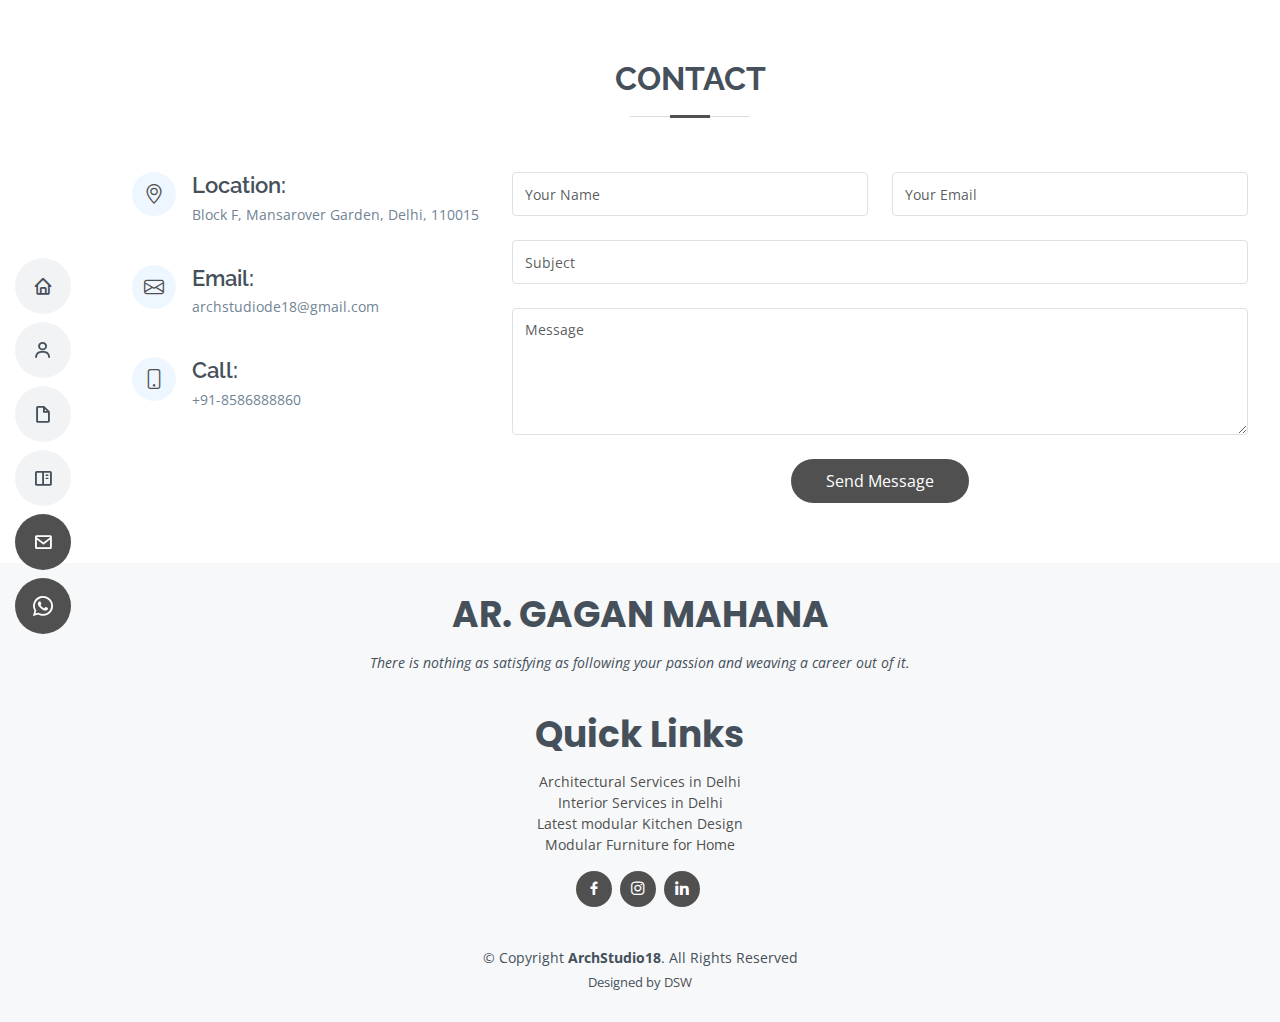
<file: contactUs.html>
<!DOCTYPE html>
<html lang="en">

<head>
  <meta charset="utf-8">
  <meta content="width=device-width, initial-scale=1.0" name="viewport">

  <title>ArchStudio18</title>
  <meta content="" name="description">
  <meta content="" name="keywords">

  <!-- Favicons -->
  <link href="assets/img/favicon.png" rel="icon">
  <link href="assets/img/apple-touch-icon.png" rel="apple-touch-icon">

  <!-- Google Fonts -->
  <link
    href="https://fonts.googleapis.com/css?family=Open+Sans:300,300i,400,400i,600,600i,700,700i|Raleway:300,300i,400,400i,500,500i,600,600i,700,700i|Poppins:300,300i,400,400i,500,500i,600,600i,700,700i"
    rel="stylesheet">

  <!-- Vendor CSS Files -->
  <link href="assets/vendor/aos/aos.css" rel="stylesheet">
  <link href="assets/vendor/bootstrap/css/bootstrap.min.css" rel="stylesheet">
  <link href="assets/vendor/bootstrap-icons/bootstrap-icons.css" rel="stylesheet">
  <link href="assets/vendor/boxicons/css/boxicons.min.css" rel="stylesheet">
  <link href="assets/vendor/glightbox/css/glightbox.min.css" rel="stylesheet">
  <link href="assets/vendor/swiper/swiper-bundle.min.css" rel="stylesheet">

  <!-- Template Main CSS File -->
  <link href="assets/css/style.css" rel="stylesheet">


</head>

<body>

  <!-- ======= Mobile nav toggle button ======= -->
  <!-- <button type="button" class="mobile-nav-toggle d-xl-none"><i class="bi bi-list mobile-nav-toggle"></i></button> -->
  <i class="bi bi-list mobile-nav-toggle d-lg-none"></i>
  <!-- ======= Header ======= -->
  <header id="header" class="d-flex flex-column justify-content-center">

    <nav id="navbar" class="navbar nav-menu">
      <ul>
        <li><a href="index.html" class="nav-link scrollto "><i class="bx bx-home"></i> <span>Home</span></a>
        </li>
        <li><a href="about.html" class="nav-link scrollto"><i class="bx bx-user"></i> <span>About US</span></a>
        </li>
        <li><a href="founder.html" class="nav-link scrollto"><i class="bx bx-file-blank"></i> <span>Principal
              Designer</span></a>
        </li>
        <li><a href="portfolio.html" class="nav-link scrollto"><i class="bx bx-book-content"></i>
            <span>Portfolio</span></a>
        </li>
        </li>
        <li><a href="contactUs.html" class="nav-link scrollto active"><i class="bx bx-envelope"></i>
            <span>Contact</span></a></li>
        <li><a href="https://wa.me/918586888860" target="_blank" class="nav-link scrollto active"><i
              class="bi bi-whatsapp"></i>
            <span>Whatsapp</span></a></li>
      </ul>
    </nav><!-- .nav-menu -->

  </header><!-- End Header -->

  <main id="main">
    <!-- ======= Contact Section ======= -->
    <section id="contact" class="contact">
      <div class="container" data-aos="fade-up">

        <div class="section-title">
          <h2>Contact</h2>
        </div>

        <div class="row mt-1">

          <div class="col-lg-4">
            <div class="info">
              <div class="address">
                <i class="bi bi-geo-alt"></i>
                <h4>Location:</h4>
                <p>Block F, Mansarover Garden, Delhi, 110015</p>
              </div>

              <div class="email">
                <i class="bi bi-envelope"></i>
                <h4>Email:</h4>
                <p>archstudiode18@gmail.com</p>
              </div>

              <div class="phone">
                <i class="bi bi-phone"></i>
                <h4>Call:</h4>
                <p>+91-8586888860</p>
              </div>

            </div>

          </div>

          <div class="col-lg-8 mt-5 mt-lg-0">

            <form action="forms/contact.php" method="post" role="form" class="php-email-form">
              <div class="row">
                <div class="col-md-6 form-group">
                  <input type="text" name="name" class="form-control" id="name" placeholder="Your Name" required>
                </div>
                <div class="col-md-6 form-group mt-3 mt-md-0">
                  <input type="email" class="form-control" name="email" id="email" placeholder="Your Email" required>
                </div>
              </div>
              <div class="form-group mt-3">
                <input type="text" class="form-control" name="subject" id="subject" placeholder="Subject" required>
              </div>
              <div class="form-group mt-3">
                <textarea class="form-control" name="message" rows="5" placeholder="Message" required></textarea>
              </div>
              <div class="my-3">
                <div class="loading">Loading</div>
                <div class="error-message"></div>
                <div class="sent-message">Your message has been sent. Thank you!</div>
              </div>
              <div class="text-center"><button type="submit">Send Message</button></div>
            </form>

          </div>

        </div>

      </div>
    </section><!-- End Contact Section -->

  </main><!-- End #main -->

  <!-- ======= Footer ======= -->
    <footer id="footer">
        <div class="container">
            <h3>AR. GAGAN MAHANA</h3>
            <p>There is nothing as satisfying as following your passion and weaving a career out of it.</p>
            <div class="col-lg-4 d-flex flex-column align-items-center justify-content-center" style="margin: 1rem auto;">
                <h3>Quick Links</h3>
                <a href="architectural-services-in-delhi.html">Architectural Services in Delhi</a>
                <a href="interior-services-in-delhi.html">Interior Services in Delhi</a>
                <a href="latest-modular-kitchen-design.html">Latest modular Kitchen Design</a>
                <a href="modular-furniture-for-home.html">Modular Furniture for Home</a>
            </div>
            <div class="social-links">
                <a href="#" class="facebook"><i class="bx bxl-facebook"></i></a>
                <a href="https://www.instagram.com/archstudio_18/ " class="instagram"><i
                        class="bx bxl-instagram"></i></a>
                <a href="#" class="linkedin"><i class="bx bxl-linkedin"></i></a>
            </div>
            <div class="copyright">
                &copy; Copyright <strong><span>ArchStudio18</span></strong>. All Rights Reserved
            </div>
            <div class="credits">
                Designed by <a href="https://digitalScoreweb.com/">DSW</a>
            </div>
        </div>
    </footer><!-- End Footer -->


  <a href="#" class="back-to-top d-flex align-items-center justify-content-center"><i
      class="bi bi-arrow-up-short"></i></a>

  <!-- Vendor JS Files -->
  <script src="assets/vendor/purecounter/purecounter_vanilla.js"></script>
  <script src="assets/vendor/aos/aos.js"></script>
  <script src="assets/vendor/bootstrap/js/bootstrap.bundle.min.js"></script>
  <script src="assets/vendor/glightbox/js/glightbox.min.js"></script>
  <script src="assets/vendor/isotope-layout/isotope.pkgd.min.js"></script>
  <script src="assets/vendor/swiper/swiper-bundle.min.js"></script>
  <script src="assets/vendor/typed.js/typed.umd.js"></script>
  <script src="assets/vendor/waypoints/noframework.waypoints.js"></script>
  <script src="assets/vendor/php-email-form/validate.js"></script>

  <!-- Template Main JS File -->
  <script src="assets/js/main.js"></script>

</body>

</html>
</file>
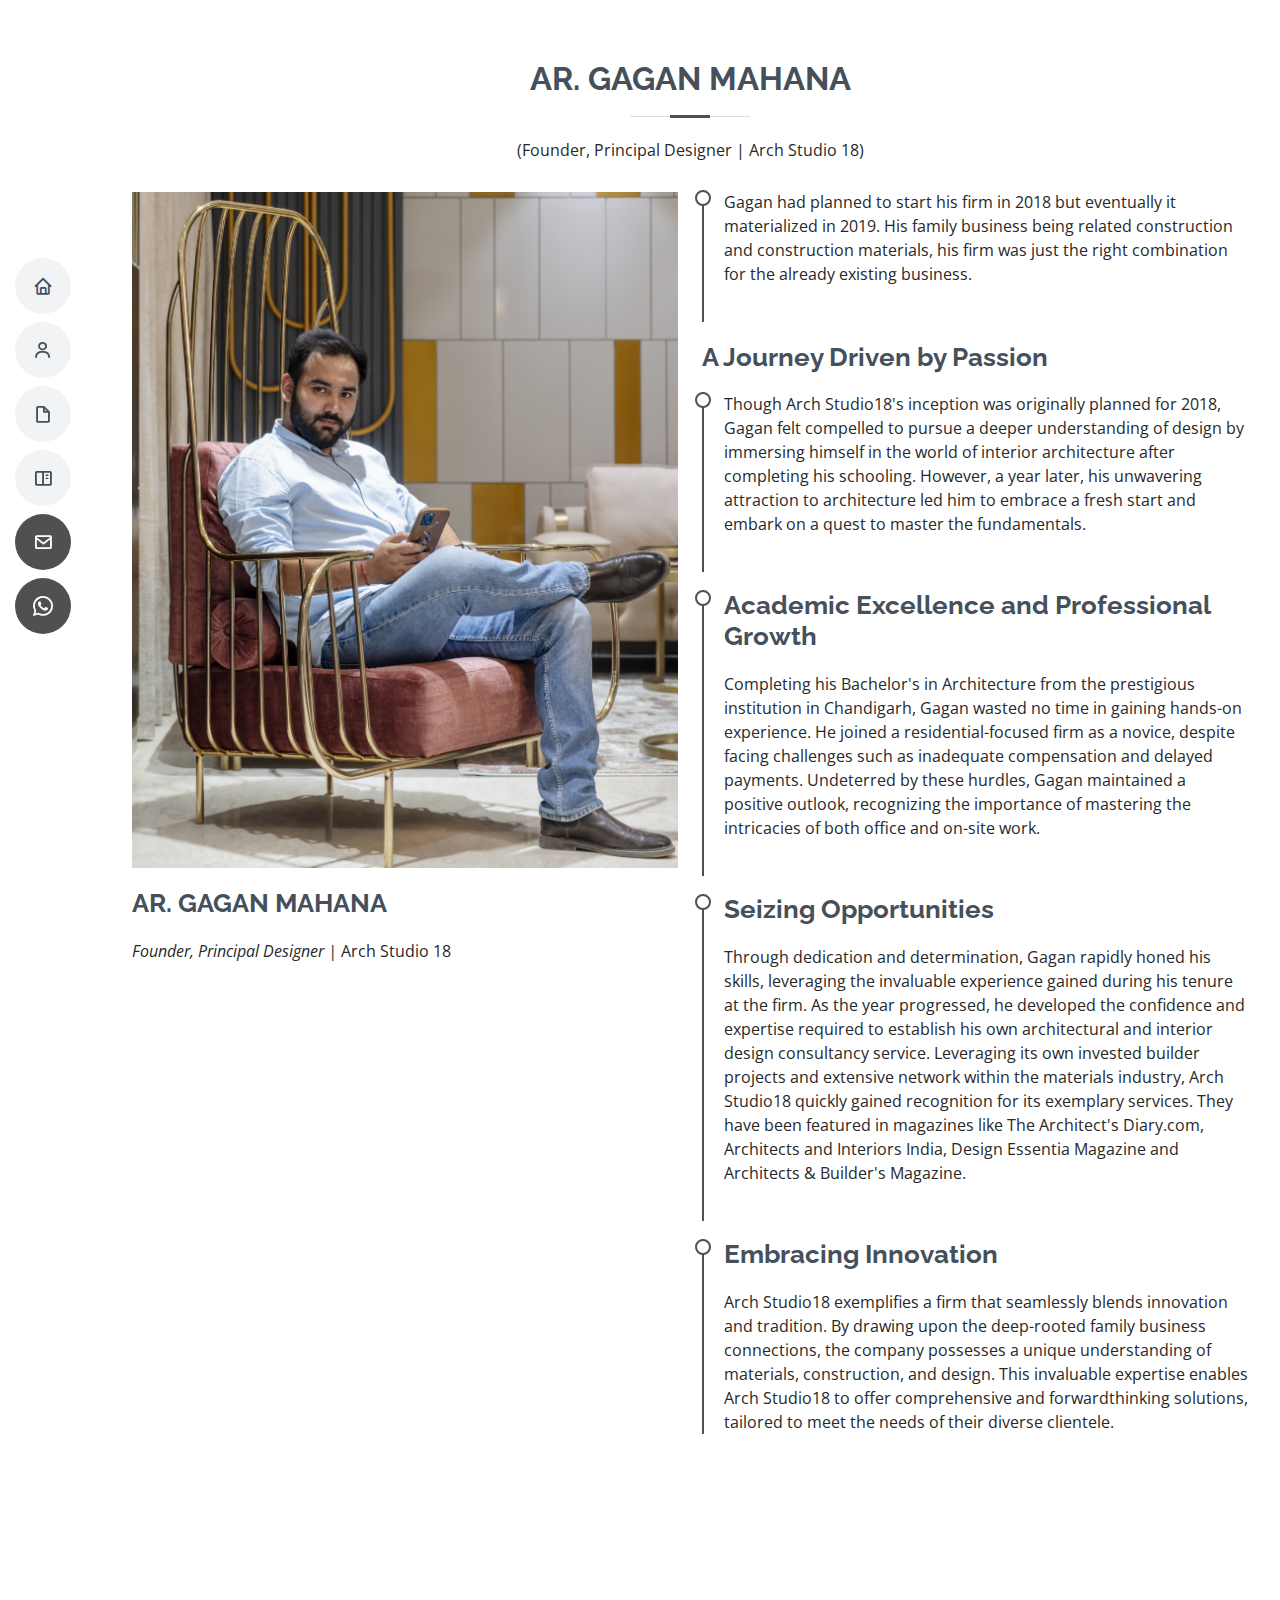
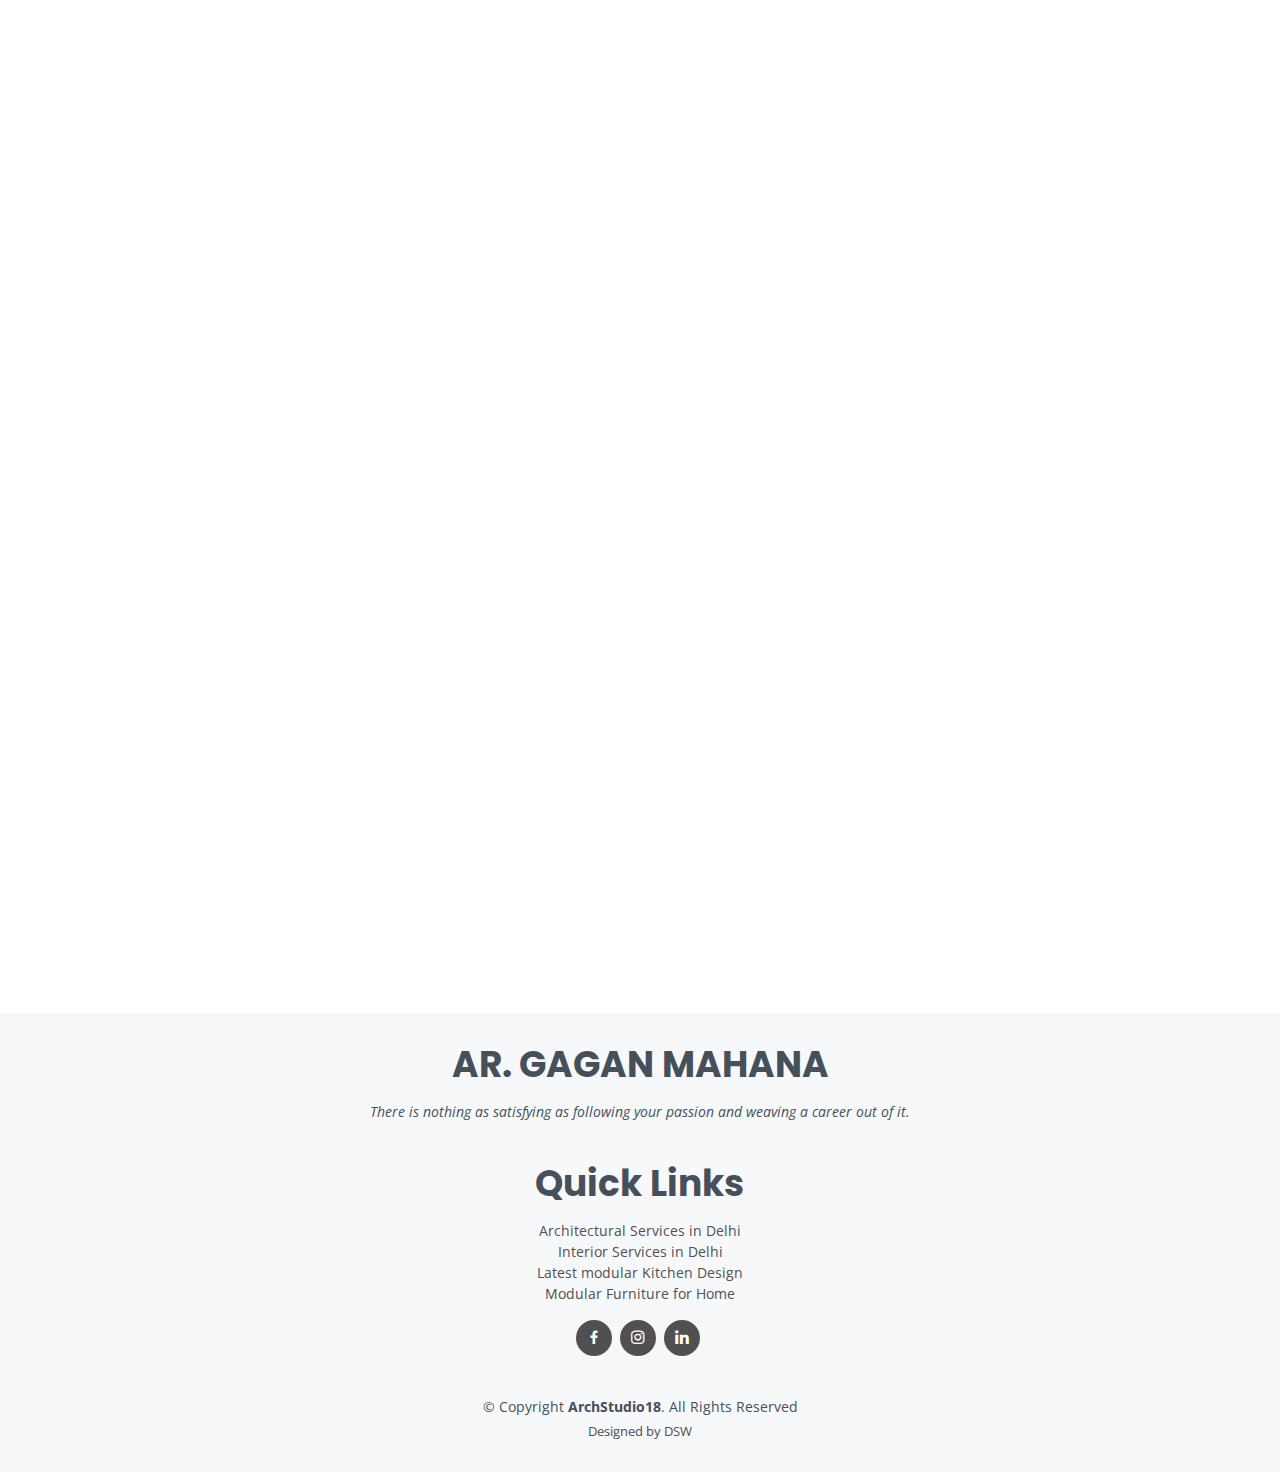
<file: founder.html>
<!DOCTYPE html>
<html lang="en">

<head>
  <meta charset="utf-8">
  <meta content="width=device-width, initial-scale=1.0" name="viewport">

  <title>ArchStudio18</title>
  <meta content="" name="description">
  <meta content="" name="keywords">

  <!-- Favicons -->
  <link href="assets/img/favicon.png" rel="icon">
  <link href="assets/img/apple-touch-icon.png" rel="apple-touch-icon">

  <!-- Google Fonts -->
  <link
    href="https://fonts.googleapis.com/css?family=Open+Sans:300,300i,400,400i,600,600i,700,700i|Raleway:300,300i,400,400i,500,500i,600,600i,700,700i|Poppins:300,300i,400,400i,500,500i,600,600i,700,700i"
    rel="stylesheet">

  <!-- Vendor CSS Files -->
  <link href="assets/vendor/aos/aos.css" rel="stylesheet">
  <link href="assets/vendor/bootstrap/css/bootstrap.min.css" rel="stylesheet">
  <link href="assets/vendor/bootstrap-icons/bootstrap-icons.css" rel="stylesheet">
  <link href="assets/vendor/boxicons/css/boxicons.min.css" rel="stylesheet">
  <link href="assets/vendor/glightbox/css/glightbox.min.css" rel="stylesheet">
  <link href="assets/vendor/swiper/swiper-bundle.min.css" rel="stylesheet">

  <!-- Template Main CSS File -->
  <link href="assets/css/style.css" rel="stylesheet">


</head>

<body>

  <!-- ======= Mobile nav toggle button ======= -->
  <!-- <button type="button" class="mobile-nav-toggle d-xl-none"><i class="bi bi-list mobile-nav-toggle"></i></button> -->
  <i class="bi bi-list mobile-nav-toggle d-lg-none"></i>
  <!-- ======= Header ======= -->
  <header id="header" class="d-flex flex-column justify-content-center">

    <nav id="navbar" class="navbar nav-menu">
      <ul>
        <li><a href="index.html" class="nav-link scrollto "><i class="bx bx-home"></i> <span>Home</span></a></li>
        <li><a href="about.html" class="nav-link scrollto"><i class="bx bx-user"></i> <span>About US</span></a></li>
        <li><a href="founder.html" class="nav-link scrollto"><i class="bx bx-file-blank"></i> <span>Principal
              Designer</span></a>
        </li>
        <li><a href="portfolio.html" class="nav-link scrollto"><i class="bx bx-book-content"></i>
            <span>Portfolio</span></a>
        </li>
        <li><a href="contactUs.html" class="nav-link scrollto active"><i class="bx bx-envelope"></i>
            <span>Contact</span></a></li>
        <li><a href="https://wa.me/918586888860" target="_blank" class="nav-link scrollto active"><i
              class="bi bi-whatsapp"></i>
            <span>Whatsapp</span></a></li>
      </ul>
    </nav><!-- .nav-menu -->

  </header><!-- End Header -->

  <main id="main">
    <!-- ======= Resume Section ======= -->
    <section id="resume" class="resume">
      <div class="container" data-aos="fade-up">

        <div class="section-title">
          <h2>AR. GAGAN MAHANA</h2>
          <!-- <h3>Ensuring Your Dream Home Stands Out</h3>
          <p>There is nothing as satisfying as
            following your passion and weaving a
            career out of it.</p> -->
          <p>(Founder, Principal Designer | Arch Studio 18)</p>
        </div>
        <div class="row">
          <div class="col-lg-6 col-md-12">
            <div class="container v-img" style="padding:0;">
              <img src="./assets/img/founder.jpg" alt="" class="img-fluid">
            </div>
            <h4 class="resume-title">AR. GAGAN MAHANA</h4>
            <p><em>Founder, Principal Designer | </em>
              Arch Studio 18
            </p>
          </div>
          <div class="col-lg-6">
            <div class="resume-item">
              <p>Gagan had planned to
                start his firm in 2018 but
                eventually it materialized
                in 2019. His family
                business being related
                construction and
                construction materials,
                his firm was just the right
                combination for the
                already existing business.
              </p>
            </div>
            <h3 class="resume-title"> A Journey Driven by Passion</h3>
            <div class="resume-item">
              <p>Though Arch Studio18's
                inception was originally
                planned for 2018, Gagan felt
                compelled to pursue a
                deeper understanding of
                design by immersing himself
                in the world of interior
                architecture after completing
                his schooling. However, a
                year later, his unwavering
                attraction to architecture led
                him to embrace a fresh start
                and embark on a quest to
                master the fundamentals.
              </p>
            </div>
            <div class="resume-item">
              <h3 class="resume-title">Academic Excellence
                and Professional
                Growth</h3>
              <p>
                Completing his Bachelor's in
                Architecture from the
                prestigious institution in
                Chandigarh, Gagan wasted no
                time in gaining hands-on
                experience. He joined a
                residential-focused firm as a
                novice, despite facing
                challenges such as inadequate
                compensation and delayed
                payments. Undeterred by
                these hurdles, Gagan
                maintained a positive outlook,
                recognizing the importance of
                mastering the intricacies of
                both office and on-site work.
              </p>
            </div>
            <div class="resume-item">
              <h3 class="resume-title">Seizing Opportunities</h3>
              <p>
                Through dedication and determination,
                Gagan rapidly honed his skills, leveraging
                the invaluable experience gained during
                his tenure at the firm. As the year
                progressed, he developed the confidence
                and expertise required to establish his own
                architectural and interior design
                consultancy service. Leveraging its own
                invested builder projects and extensive
                network within the materials industry,
                Arch Studio18 quickly gained recognition
                for its exemplary services.
                They have been featured in magazines like
                The Architect's Diary.com, Architects and
                Interiors India, Design Essentia Magazine
                and Architects & Builder's Magazine.
              </p>
            </div>
            <div class="resume-item">
              <h3 class="resume-title">Embracing Innovation</h3>
              <p>
                Arch Studio18 exemplifies a firm
                that seamlessly blends innovation
                and tradition. By drawing upon the
                deep-rooted family business
                connections, the company
                possesses a unique understanding
                of materials, construction, and
                design. This invaluable expertise
                enables Arch Studio18 to offer
                comprehensive and forwardthinking solutions, tailored to
                meet the needs of their diverse
                clientele.
              </p>
            </div>
          </div>
        </div>

      </div>
    </section><!-- End Resume Section -->

    <!-- ======= Testimonials Section ======= -->
    <section id="testimonials" class="testimonials section-bg">
      <div class="container" data-aos="fade-up">

        <div class="section-title">
          <h2>Testimonials</h2>
        </div>

        <div class="testimonials-slider swiper" data-aos="fade-up" data-aos-delay="100">
          <div class="swiper-wrapper">

            <div class="swiper-slide">
              <div class="testimonial-item">
                <img src="assets/img/testimonials/testimonials-1.jpg" class="testimonial-img" alt="">
                <h3>Saul Goodman</h3>
                <h4>Ceo &amp; Founder</h4>
                <p>
                  <i class="bx bxs-quote-alt-left quote-icon-left"></i>
                  Proin iaculis purus consequat sem cure digni ssim donec porttitora entum suscipit rhoncus. Accusantium
                  quam, ultricies eget id, aliquam eget nibh et. Maecen aliquam, risus at semper.
                  <i class="bx bxs-quote-alt-right quote-icon-right"></i>
                </p>
              </div>
            </div><!-- End testimonial item -->

            <div class="swiper-slide">
              <div class="testimonial-item">
                <img src="assets/img/testimonials/testimonials-2.jpg" class="testimonial-img" alt="">
                <h3>Sara Wilsson</h3>
                <h4>Designer</h4>
                <p>
                  <i class="bx bxs-quote-alt-left quote-icon-left"></i>
                  Export tempor illum tamen malis malis eram quae irure esse labore quem cillum quid cillum eram malis
                  quorum velit fore eram velit sunt aliqua noster fugiat irure amet legam anim culpa.
                  <i class="bx bxs-quote-alt-right quote-icon-right"></i>
                </p>
              </div>
            </div><!-- End testimonial item -->

            <div class="swiper-slide">
              <div class="testimonial-item">
                <img src="assets/img/testimonials/testimonials-3.jpg" class="testimonial-img" alt="">
                <h3>Jena Karlis</h3>
                <h4>Store Owner</h4>
                <p>
                  <i class="bx bxs-quote-alt-left quote-icon-left"></i>
                  Enim nisi quem export duis labore cillum quae magna enim sint quorum nulla quem veniam duis minim
                  tempor labore quem eram duis noster aute amet eram fore quis sint minim.
                  <i class="bx bxs-quote-alt-right quote-icon-right"></i>
                </p>
              </div>
            </div><!-- End testimonial item -->

            <div class="swiper-slide">
              <div class="testimonial-item">
                <img src="assets/img/testimonials/testimonials-4.jpg" class="testimonial-img" alt="">
                <h3>Matt Brandon</h3>
                <h4>Freelancer</h4>
                <p>
                  <i class="bx bxs-quote-alt-left quote-icon-left"></i>
                  Fugiat enim eram quae cillum dolore dolor amet nulla culpa multos export minim fugiat minim velit
                  minim dolor enim duis veniam ipsum anim magna sunt elit fore quem dolore labore illum veniam.
                  <i class="bx bxs-quote-alt-right quote-icon-right"></i>
                </p>
              </div>
            </div><!-- End testimonial item -->

            <div class="swiper-slide">
              <div class="testimonial-item">
                <img src="assets/img/testimonials/testimonials-5.jpg" class="testimonial-img" alt="">
                <h3>John Larson</h3>
                <h4>Entrepreneur</h4>
                <p>
                  <i class="bx bxs-quote-alt-left quote-icon-left"></i>
                  Quis quorum aliqua sint quem legam fore sunt eram irure aliqua veniam tempor noster veniam enim culpa
                  labore duis sunt culpa nulla illum cillum fugiat legam esse veniam culpa fore nisi cillum quid.
                  <i class="bx bxs-quote-alt-right quote-icon-right"></i>
                </p>
              </div>
            </div><!-- End testimonial item -->

          </div>
          <div class="swiper-pagination"></div>
        </div>

      </div>
    </section><!-- End Testimonials Section -->

    <!-- ======= Contact Section ======= -->
    <section id="contact" class="contact">
      <div class="container" data-aos="fade-up">

        <div class="section-title">
          <h2>Contact</h2>
        </div>

        <div class="row mt-1">

          <div class="col-lg-4">
            <div class="info">
              <div class="address">
                <i class="bi bi-geo-alt"></i>
                <h4>Location:</h4>
                <p>Block F, Mansarover Garden, Delhi, 110015</p>
              </div>

              <div class="email">
                <i class="bi bi-envelope"></i>
                <h4>Email:</h4>
                <p>archstudiode18@gmail.com</p>
              </div>

              <div class="phone">
                <i class="bi bi-phone"></i>
                <h4>Call:</h4>
                <p>+91-8586888860</p>
              </div>

            </div>

          </div>

          <div class="col-lg-8 mt-5 mt-lg-0">

            <form action="forms/contact.php" method="post" role="form" class="php-email-form">
              <div class="row">
                <div class="col-md-6 form-group">
                  <input type="text" name="name" class="form-control" id="name" placeholder="Your Name" required>
                </div>
                <div class="col-md-6 form-group mt-3 mt-md-0">
                  <input type="email" class="form-control" name="email" id="email" placeholder="Your Email" required>
                </div>
              </div>
              <div class="form-group mt-3">
                <input type="text" class="form-control" name="subject" id="subject" placeholder="Subject" required>
              </div>
              <div class="form-group mt-3">
                <textarea class="form-control" name="message" rows="5" placeholder="Message" required></textarea>
              </div>
              <div class="my-3">
                <div class="loading">Loading</div>
                <div class="error-message"></div>
                <div class="sent-message">Your message has been sent. Thank you!</div>
              </div>
              <div class="text-center"><button type="submit">Send Message</button></div>
            </form>

          </div>

        </div>

      </div>
    </section><!-- End Contact Section -->

  </main><!-- End #main -->

  <!-- ======= Footer ======= -->
    <footer id="footer">
        <div class="container">
            <h3>AR. GAGAN MAHANA</h3>
            <p>There is nothing as satisfying as following your passion and weaving a career out of it.</p>
            <div class="col-lg-4 d-flex flex-column align-items-center justify-content-center" style="margin: 1rem auto;">
                <h3>Quick Links</h3>
                <a href="architectural-services-in-delhi.html">Architectural Services in Delhi</a>
                <a href="interior-services-in-delhi.html">Interior Services in Delhi</a>
                <a href="latest-modular-kitchen-design.html">Latest modular Kitchen Design</a>
                <a href="modular-furniture-for-home.html">Modular Furniture for Home</a>
            </div>
            <div class="social-links">
                <a href="#" class="facebook"><i class="bx bxl-facebook"></i></a>
                <a href="https://www.instagram.com/archstudio_18/ " class="instagram"><i
                        class="bx bxl-instagram"></i></a>
                <a href="#" class="linkedin"><i class="bx bxl-linkedin"></i></a>
            </div>
            <div class="copyright">
                &copy; Copyright <strong><span>ArchStudio18</span></strong>. All Rights Reserved
            </div>
            <div class="credits">
                Designed by <a href="https://digitalScoreweb.com/">DSW</a>
            </div>
        </div>
    </footer><!-- End Footer -->


  <a href="#" class="back-to-top d-flex align-items-center justify-content-center"><i
      class="bi bi-arrow-up-short"></i></a>

  <!-- Vendor JS Files -->
  <script src="assets/vendor/purecounter/purecounter_vanilla.js"></script>
  <script src="assets/vendor/aos/aos.js"></script>
  <script src="assets/vendor/bootstrap/js/bootstrap.bundle.min.js"></script>
  <script src="assets/vendor/glightbox/js/glightbox.min.js"></script>
  <script src="assets/vendor/isotope-layout/isotope.pkgd.min.js"></script>
  <script src="assets/vendor/swiper/swiper-bundle.min.js"></script>
  <script src="assets/vendor/typed.js/typed.umd.js"></script>
  <script src="assets/vendor/waypoints/noframework.waypoints.js"></script>
  <script src="assets/vendor/php-email-form/validate.js"></script>

  <!-- Template Main JS File -->
  <script src="assets/js/main.js"></script>

</body>

</html>
</file>
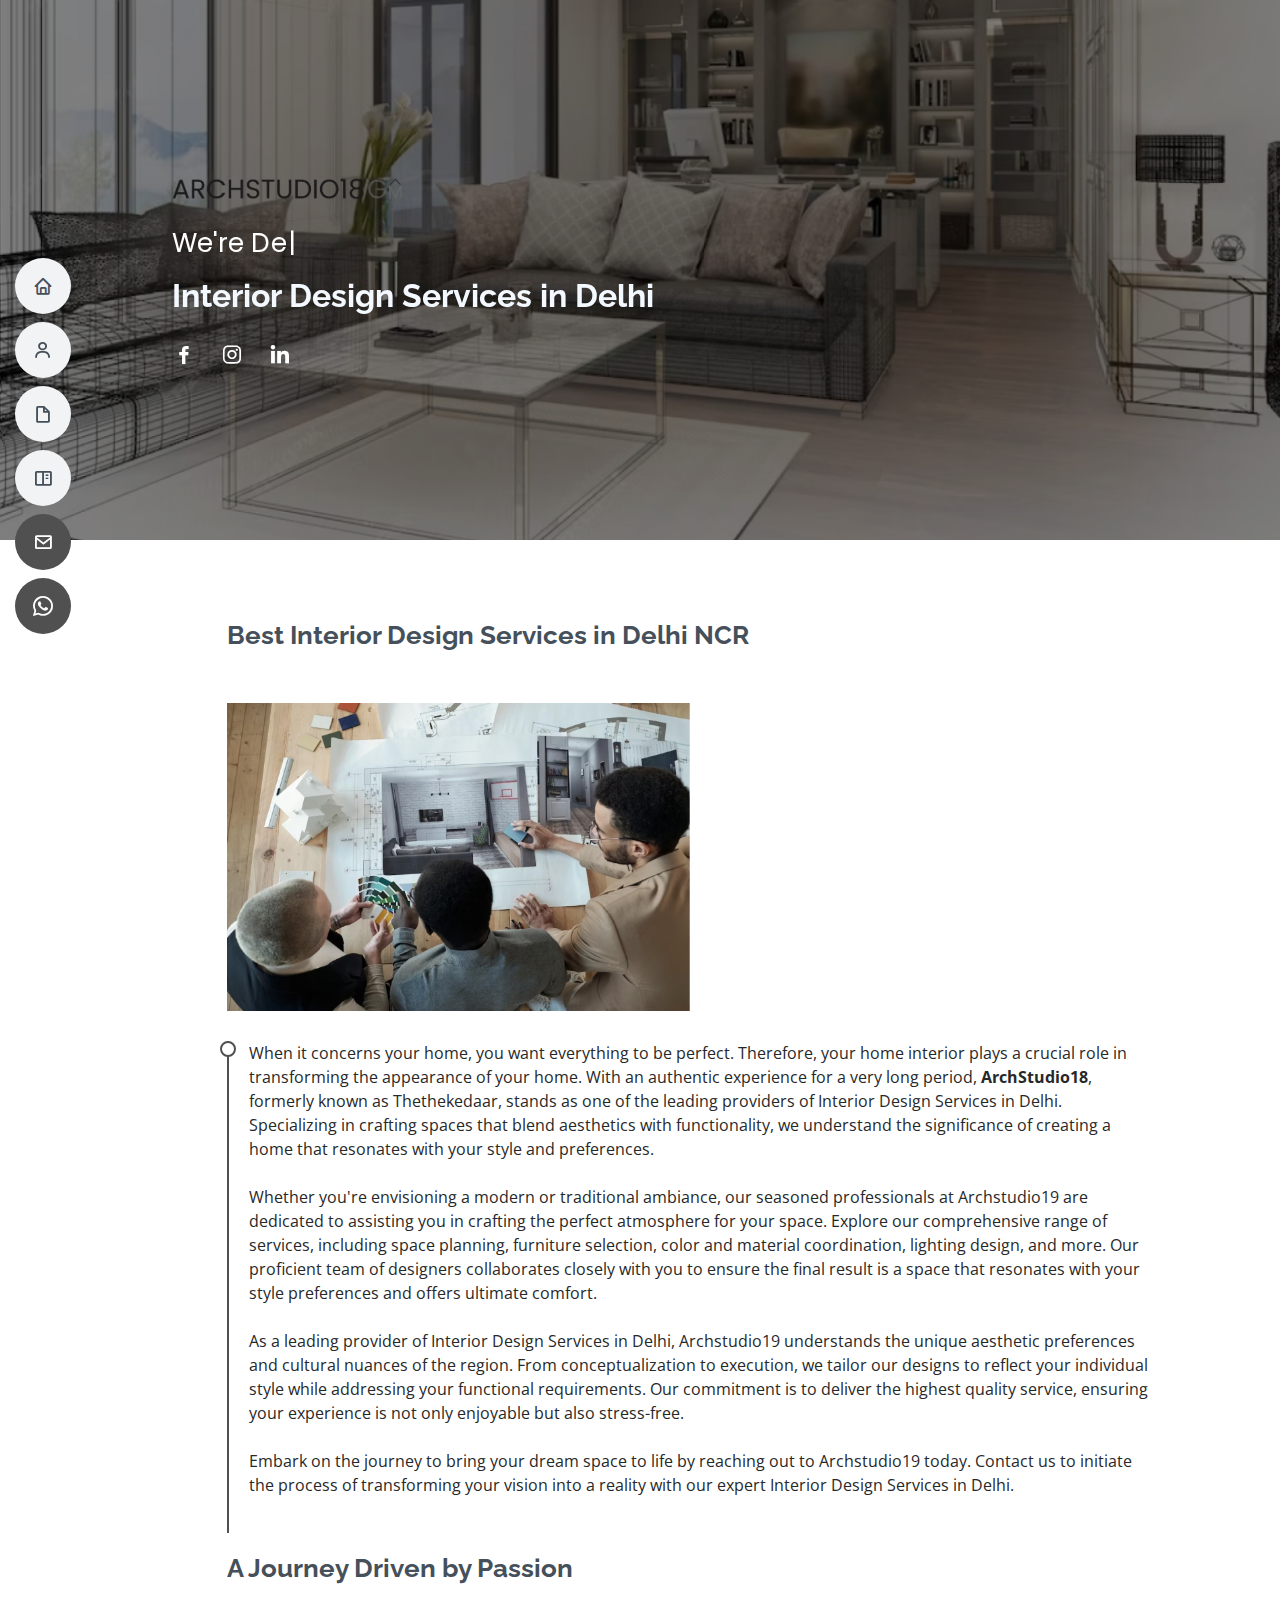
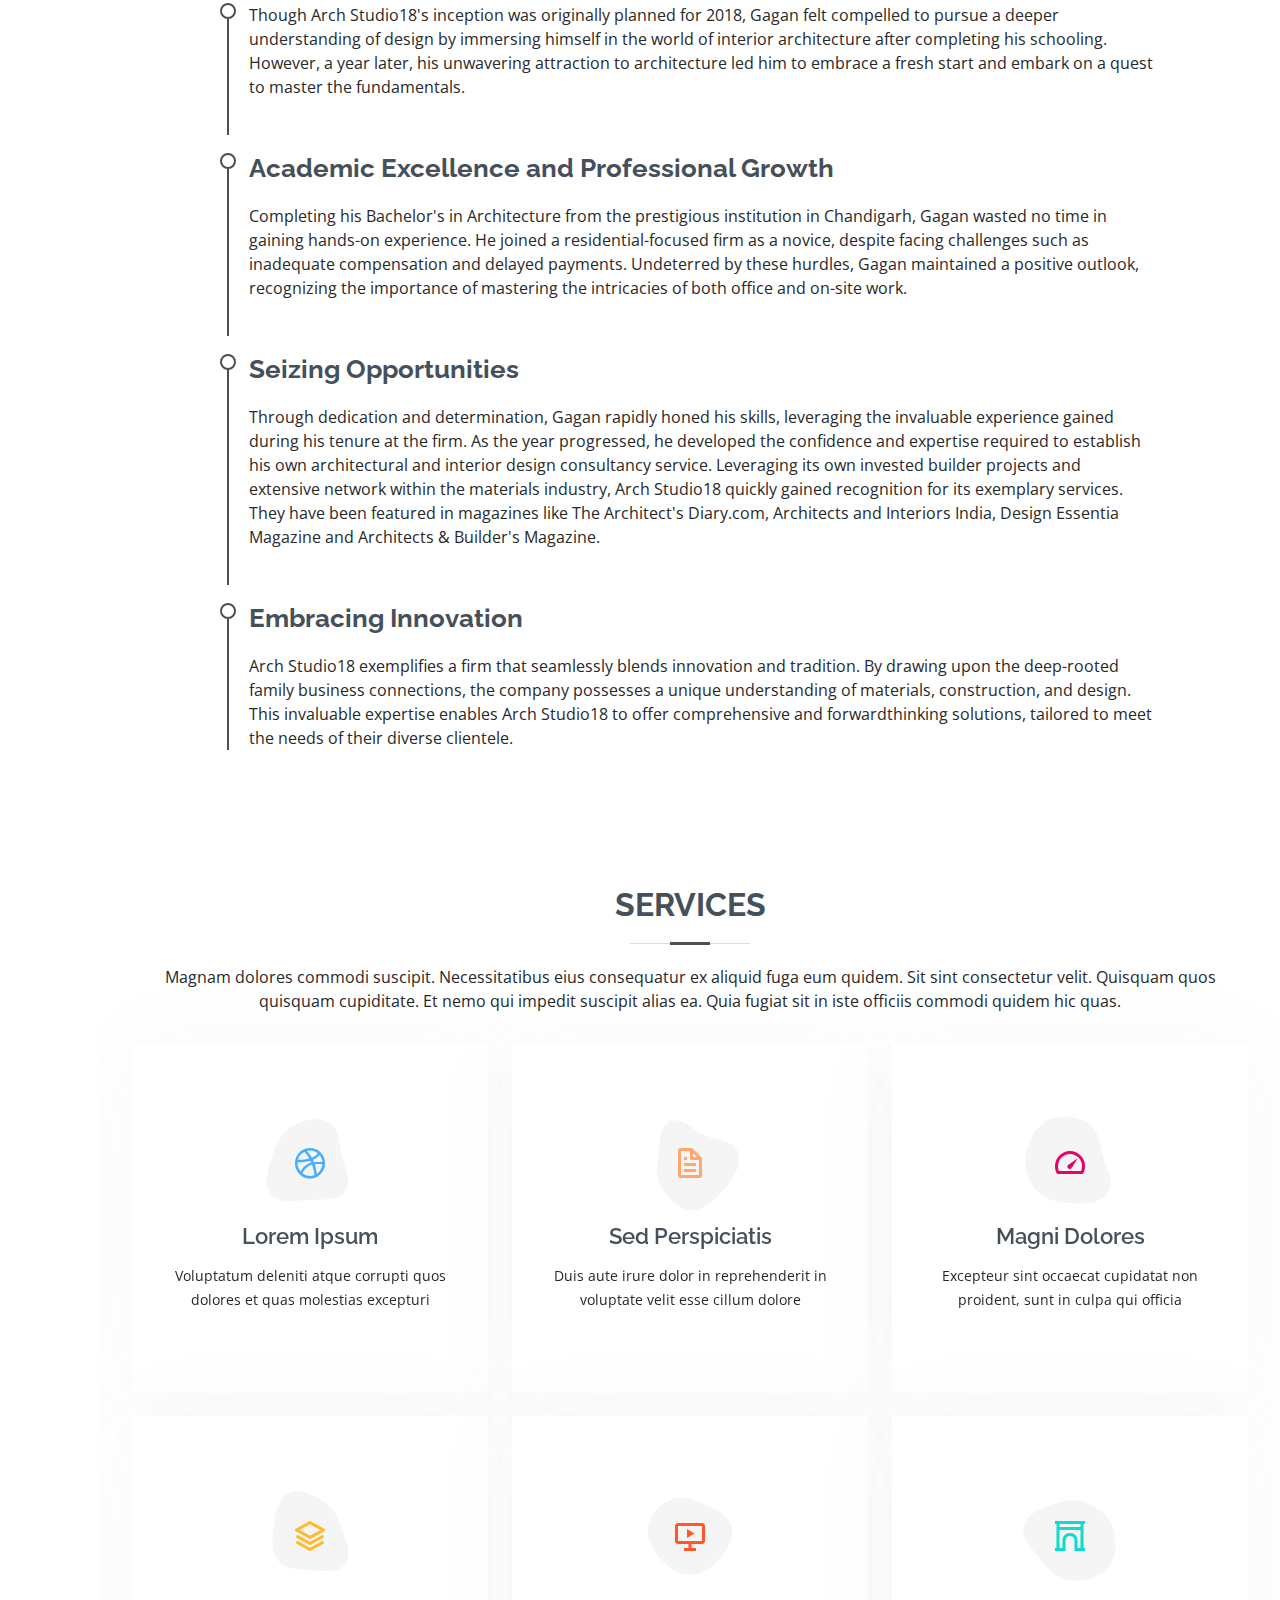
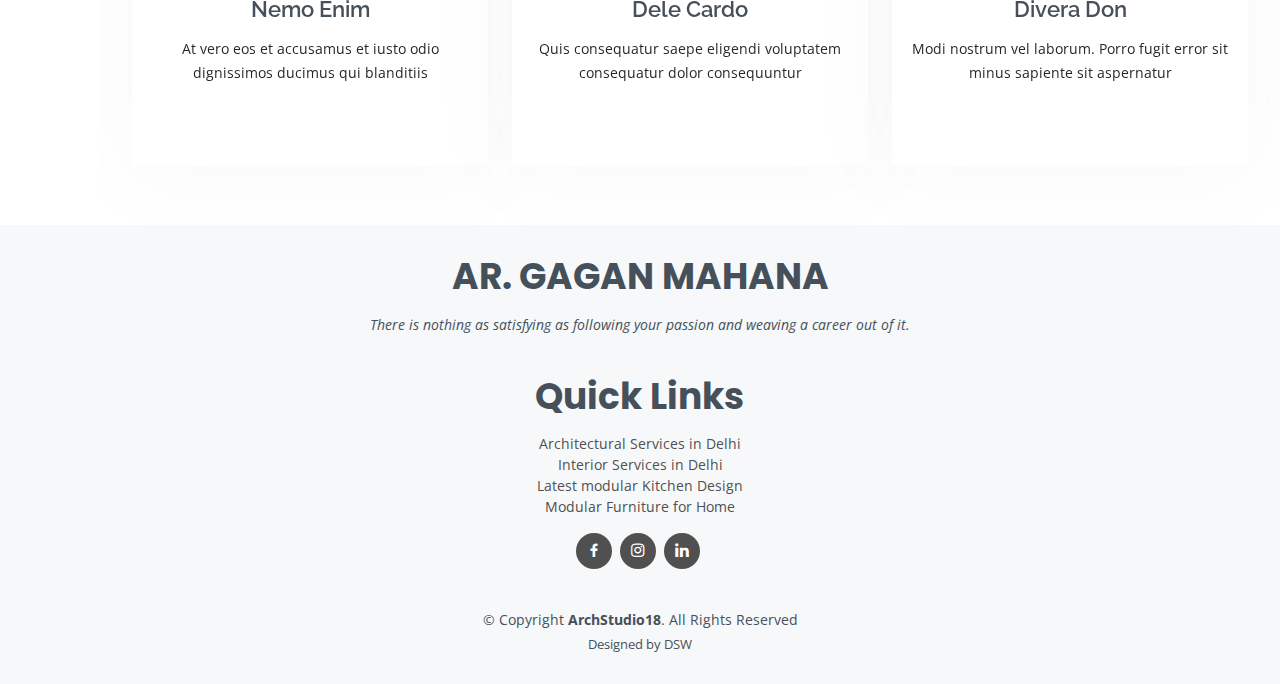
<file: interior-services-in-delhi.html>
<!DOCTYPE html>
<html lang="en">

<head>
    <meta charset="utf-8">
    <meta content="width=device-width, initial-scale=1.0" name="viewport">

    <title>ArchStudio18</title>
    <meta content="" name="description">
    <meta content="" name="keywords">
    <!-- Favicons -->
    <link href="assets/img/favicon.png" rel="icon">
    <link href="assets/img/apple-touch-icon.png" rel="apple-touch-icon">

    <!-- Google Fonts -->
    <link
        href="https://fonts.googleapis.com/css?family=Open+Sans:300,300i,400,400i,600,600i,700,700i|Raleway:300,300i,400,400i,500,500i,600,600i,700,700i|Poppins:300,300i,400,400i,500,500i,600,600i,700,700i"
        rel="stylesheet">

    <!-- Vendor CSS Files -->
    <link href="assets/vendor/aos/aos.css" rel="stylesheet">
    <link href="assets/vendor/bootstrap/css/bootstrap.min.css" rel="stylesheet">
    <link href="assets/vendor/bootstrap-icons/bootstrap-icons.css" rel="stylesheet">
    <link href="assets/vendor/boxicons/css/boxicons.min.css" rel="stylesheet">
    <link href="assets/vendor/glightbox/css/glightbox.min.css" rel="stylesheet">
    <link href="assets/vendor/swiper/swiper-bundle.min.css" rel="stylesheet">

    <!-- Template Main CSS File -->
    <link href="assets/css/style.css" rel="stylesheet">


</head>

<body>

    <!-- ======= Mobile nav toggle button ======= -->
    <!-- <button type="button" class="mobile-nav-toggle d-xl-none"><i class="bi bi-list mobile-nav-toggle"></i></button> -->
    <i class="bi bi-list mobile-nav-toggle d-lg-none"></i>
    <!-- ======= Header ======= -->
    <header id="header" class="d-flex flex-column justify-content-center">

        <nav id="navbar" class="navbar nav-menu">
            <ul>
                <li><a href="index.html" class="nav-link scrollto "><i class="bx bx-home"></i> <span>Home</span></a>
                </li>
                <li><a href="about.html" class="nav-link scrollto"><i class="bx bx-user"></i> <span>About US</span></a>
                </li>
                <li><a href="founder.html" class="nav-link scrollto"><i class="bx bx-file-blank"></i> <span>Principal
                            Designer</span></a>
                </li>
                <li><a href="portfolio.html" class="nav-link scrollto"><i class="bx bx-book-content"></i>
                        <span>Portfolio</span></a>
                </li>
                <li><a href="contactUs.html" class="nav-link scrollto active"><i class="bx bx-envelope"></i>
                        <span>Contact</span></a></li>
                <li><a href="https://wa.me/918586888860" target="_blank" class="nav-link scrollto active"><i
                            class="bi bi-whatsapp"></i>
                        <span>Whatsapp</span></a></li>

            </ul>
        </nav><!-- .nav-menu -->

    </header><!-- End Header -->

    <!-- ======= Hero Section ======= -->
    <section id="hero-int" class="d-flex flex-column justify-content-center">
        <div class="container" data-aos="zoom-in" data-aos-delay="100">
            <!-- <h1>AR. GAGAN MAHANA</h1> -->
            <a href="portfolio.html" class="logo d-flex align-items-center"> <img src="./assets/img/logo.png"
                    style="height: 2.5rem;" alt="">
            </a>
            <p>We're <span class="typed"
                    data-typed-items="Designing Dreams, Building Realities, Your Architects of Choice, Crafting Environments for You"></span>
            </p>
            <h2 style="margin: 1rem 0;">Interior Design Services in Delhi</h2>
            <div class="social-links">
                <a href="#" class="facebook"><i class="bx bxl-facebook"></i></a>
                <a href="https://www.instagram.com/archstudio_18/ " class="instagram"><i
                        class="bx bxl-instagram"></i></a>
                <a href="#" class="linkedin"><i class="bx bxl-linkedin"></i></a>
            </div>
        </div>
    </section><!-- End Hero -->

    <main id="main">

        <section id="resume" class="resume">
            <div class="container aos-init aos-animate" data-aos="fade-up">
                <div class="row">
                    <div class="col-lg-10" style="margin: 0 auto;">
                        <h2 class="resume-title"> Best Interior Design Services in Delhi NCR</h2>

                        <img class="col-lg-6 col-md-12 img-fluid" src="/assets/img/interior-services.png" alt=""
                            style="margin: 2rem auto;">

                        <div class="resume-item">
                            <p>When it concerns your home, you want everything to be perfect. Therefore, your home
                                interior plays a crucial role in transforming the appearance of your home. With an
                                authentic experience for a very long period, <strong>ArchStudio18</strong>, formerly
                                known as
                                Thethekedaar, stands as one of the leading providers of Interior Design Services in
                                Delhi. Specializing in crafting spaces that blend aesthetics with functionality, we
                                understand the significance of creating a home that resonates with your style and
                                preferences.
                                <br><br>

                                Whether you're envisioning a modern or traditional ambiance, our seasoned professionals
                                at Archstudio19 are dedicated to assisting you in crafting the perfect atmosphere for
                                your space. Explore our comprehensive range of services, including space planning,
                                furniture selection, color and material coordination, lighting design, and more. Our
                                proficient team of designers collaborates closely with you to ensure the final result is
                                a space that resonates with your style preferences and offers ultimate comfort.

                                <br><br>
                                As a leading provider of Interior Design Services in Delhi, Archstudio19 understands the
                                unique aesthetic preferences and cultural nuances of the region. From conceptualization
                                to execution, we tailor our designs to reflect your individual style while addressing
                                your functional requirements. Our commitment is to deliver the highest quality service,
                                ensuring your experience is not only enjoyable but also stress-free.

                                <br><br>
                                Embark on the journey to bring your dream space to life by reaching out to Archstudio19
                                today. Contact us to initiate the process of transforming your vision into a reality
                                with our expert Interior Design Services in Delhi.


                            </p>
                        </div>
                        <h3 class="resume-title"> A Journey Driven by Passion</h3>
                        <div class="resume-item">
                            <p>Though Arch Studio18's
                                inception was originally
                                planned for 2018, Gagan felt
                                compelled to pursue a
                                deeper understanding of
                                design by immersing himself
                                in the world of interior
                                architecture after completing
                                his schooling. However, a
                                year later, his unwavering
                                attraction to architecture led
                                him to embrace a fresh start
                                and embark on a quest to
                                master the fundamentals.
                            </p>
                        </div>
                        <div class="resume-item">
                            <h3 class="resume-title">Academic Excellence
                                and Professional
                                Growth</h3>
                            <p>
                                Completing his Bachelor's in
                                Architecture from the
                                prestigious institution in
                                Chandigarh, Gagan wasted no
                                time in gaining hands-on
                                experience. He joined a
                                residential-focused firm as a
                                novice, despite facing
                                challenges such as inadequate
                                compensation and delayed
                                payments. Undeterred by
                                these hurdles, Gagan
                                maintained a positive outlook,
                                recognizing the importance of
                                mastering the intricacies of
                                both office and on-site work.
                            </p>
                        </div>
                        <div class="resume-item">
                            <h3 class="resume-title">Seizing Opportunities</h3>
                            <p>
                                Through dedication and determination,
                                Gagan rapidly honed his skills, leveraging
                                the invaluable experience gained during
                                his tenure at the firm. As the year
                                progressed, he developed the confidence
                                and expertise required to establish his own
                                architectural and interior design
                                consultancy service. Leveraging its own
                                invested builder projects and extensive
                                network within the materials industry,
                                Arch Studio18 quickly gained recognition
                                for its exemplary services.
                                They have been featured in magazines like
                                The Architect's Diary.com, Architects and
                                Interiors India, Design Essentia Magazine
                                and Architects &amp; Builder's Magazine.
                            </p>
                        </div>
                        <div class="resume-item">
                            <h3 class="resume-title">Embracing Innovation</h3>
                            <p>
                                Arch Studio18 exemplifies a firm
                                that seamlessly blends innovation
                                and tradition. By drawing upon the
                                deep-rooted family business
                                connections, the company
                                possesses a unique understanding
                                of materials, construction, and
                                design. This invaluable expertise
                                enables Arch Studio18 to offer
                                comprehensive and forwardthinking solutions, tailored to
                                meet the needs of their diverse
                                clientele.
                            </p>
                        </div>
                    </div>
                </div>

            </div>
        </section>

        <section id="services" class="services">
            <div class="container aos-init aos-animate" data-aos="fade-up">

                <div class="section-title">
                    <h2>Services</h2>
                    <p>Magnam dolores commodi suscipit. Necessitatibus eius consequatur ex aliquid fuga eum quidem. Sit
                        sint
                        consectetur velit. Quisquam quos quisquam cupiditate. Et nemo qui impedit suscipit alias ea.
                        Quia
                        fugiat sit in iste officiis commodi quidem hic quas.</p>
                </div>

                <div class="row">

                    <div class="col-lg-4 col-md-6 d-flex align-items-stretch aos-init aos-animate" data-aos="zoom-in"
                        data-aos-delay="100">
                        <div class="icon-box iconbox-blue">
                            <div class="icon">
                                <svg width="100" height="100" viewBox="0 0 600 600" xmlns="http://www.w3.org/2000/svg">
                                    <path stroke="none" stroke-width="0" fill="#f5f5f5"
                                        d="M300,521.0016835830174C376.1290562159157,517.8887921683347,466.0731472004068,529.7835943286574,510.70327084640275,468.03025145048787C554.3714126377745,407.6079735673963,508.03601936045806,328.9844924480964,491.2728898941984,256.3432110539036C474.5976632858925,184.082847569629,479.9380746630129,96.60480741107993,416.23090153303,58.64404602377083C348.86323505073057,18.502131276798302,261.93793281208167,40.57373210992963,193.5410806939664,78.93577620505333C130.42746243093433,114.334589627462,98.30271207620316,179.96522072025542,76.75703585869454,249.04625023123273C51.97151888228291,328.5150500222984,13.704378332031375,421.85034740162234,66.52175969318436,486.19268352777647C119.04800174914682,550.1803526380478,217.28368757567262,524.383925680826,300,521.0016835830174">
                                    </path>
                                </svg>
                                <i class="bx bxl-dribbble"></i>
                            </div>
                            <h4><a href="">Lorem Ipsum</a></h4>
                            <p>Voluptatum deleniti atque corrupti quos dolores et quas molestias excepturi</p>
                        </div>
                    </div>

                    <div class="col-lg-4 col-md-6 d-flex align-items-stretch mt-4 mt-md-0 aos-init aos-animate"
                        data-aos="zoom-in" data-aos-delay="200">
                        <div class="icon-box iconbox-orange ">
                            <div class="icon">
                                <svg width="100" height="100" viewBox="0 0 600 600" xmlns="http://www.w3.org/2000/svg">
                                    <path stroke="none" stroke-width="0" fill="#f5f5f5"
                                        d="M300,582.0697525312426C382.5290701553225,586.8405444964366,449.9789794690241,525.3245884688669,502.5850820975895,461.55621195738473C556.606425686781,396.0723002908107,615.8543463187945,314.28637112970534,586.6730223649479,234.56875336149918C558.9533121215079,158.8439757836574,454.9685369536778,164.00468322053177,381.49747125262974,130.76875717737553C312.15926192815925,99.40240125094834,248.97055460311594,18.661163978235184,179.8680185752513,50.54337015887873C110.5421016452524,82.52863877960104,119.82277516462835,180.83849132639028,109.12597500060166,256.43424936330496C100.08760227029461,320.3096726198365,92.17705696193138,384.0621239912766,124.79988738764834,439.7174275375508C164.83382741302287,508.01625554203684,220.96474134820875,577.5009287672846,300,582.0697525312426">
                                    </path>
                                </svg>
                                <i class="bx bx-file"></i>
                            </div>
                            <h4><a href="">Sed Perspiciatis</a></h4>
                            <p>Duis aute irure dolor in reprehenderit in voluptate velit esse cillum dolore</p>
                        </div>
                    </div>

                    <div class="col-lg-4 col-md-6 d-flex align-items-stretch mt-4 mt-lg-0 aos-init aos-animate"
                        data-aos="zoom-in" data-aos-delay="300">
                        <div class="icon-box iconbox-pink">
                            <div class="icon">
                                <svg width="100" height="100" viewBox="0 0 600 600" xmlns="http://www.w3.org/2000/svg">
                                    <path stroke="none" stroke-width="0" fill="#f5f5f5"
                                        d="M300,541.5067337569781C382.14930387511276,545.0595476570109,479.8736841581634,548.3450877840088,526.4010558755058,480.5488172755941C571.5218469581645,414.80211281144784,517.5187510058486,332.0715597781072,496.52539010469104,255.14436215662573C477.37192572678356,184.95920475031193,473.57363656557914,105.61284051026155,413.0603344069578,65.22779650032875C343.27470386102294,18.654635553484475,251.2091493199835,5.337323636656869,175.0934190732945,40.62881213300186C97.87086631185822,76.43348514350839,51.98124368387456,156.15599469081315,36.44837278890362,239.84606092416172C21.716077023791087,319.22268207091537,43.775223500013084,401.1760424656574,96.891909868211,461.97329694683043C147.22146801428983,519.5804099606455,223.5754009179313,538.201503339737,300,541.5067337569781">
                                    </path>
                                </svg>
                                <i class="bx bx-tachometer"></i>
                            </div>
                            <h4><a href="">Magni Dolores</a></h4>
                            <p>Excepteur sint occaecat cupidatat non proident, sunt in culpa qui officia</p>
                        </div>
                    </div>

                    <div class="col-lg-4 col-md-6 d-flex align-items-stretch mt-4 aos-init aos-animate"
                        data-aos="zoom-in" data-aos-delay="100">
                        <div class="icon-box iconbox-yellow">
                            <div class="icon">
                                <svg width="100" height="100" viewBox="0 0 600 600" xmlns="http://www.w3.org/2000/svg">
                                    <path stroke="none" stroke-width="0" fill="#f5f5f5"
                                        d="M300,503.46388370962813C374.79870501325706,506.71871716319447,464.8034551963731,527.1746412648533,510.4981551193396,467.86667711651364C555.9287308511215,408.9015244558933,512.6030010748507,327.5744911775523,490.211057578863,256.5855673507754C471.097692560561,195.9906835881958,447.69079081568157,138.11976852964426,395.19560036434837,102.3242989838813C329.3053358748298,57.3949838291264,248.02791733380457,8.279543830951368,175.87071277845988,42.242879143198664C103.41431057327972,76.34704239035025,93.79494320519305,170.9812938413882,81.28167332365135,250.07896920659033C70.17666984294237,320.27484674793965,64.84698225790005,396.69656628748305,111.28512138212992,450.4950937839243C156.20124167950087,502.5303643271138,231.32542653798444,500.4755392045468,300,503.46388370962813">
                                    </path>
                                </svg>
                                <i class="bx bx-layer"></i>
                            </div>
                            <h4><a href="">Nemo Enim</a></h4>
                            <p>At vero eos et accusamus et iusto odio dignissimos ducimus qui blanditiis</p>
                        </div>
                    </div>

                    <div class="col-lg-4 col-md-6 d-flex align-items-stretch mt-4 aos-init aos-animate"
                        data-aos="zoom-in" data-aos-delay="200">
                        <div class="icon-box iconbox-red">
                            <div class="icon">
                                <svg width="100" height="100" viewBox="0 0 600 600" xmlns="http://www.w3.org/2000/svg">
                                    <path stroke="none" stroke-width="0" fill="#f5f5f5"
                                        d="M300,532.3542879108572C369.38199826031484,532.3153073249985,429.10787420159085,491.63046689027357,474.5244479745417,439.17860296908856C522.8885846962883,383.3225815378663,569.1668002868075,314.3205725914397,550.7432151929288,242.7694973846089C532.6665558377875,172.5657663291529,456.2379748765914,142.6223662098291,390.3689995646985,112.34683881706744C326.66090330228417,83.06452184765237,258.84405631176094,53.51806209861945,193.32584062364296,78.48882559362697C121.61183558270385,105.82097193414197,62.805066853699245,167.19869350419734,48.57481801355237,242.6138429142374C34.843463184063346,315.3850353017275,76.69343916112496,383.4422959591041,125.22947124332185,439.3748458443577C170.7312796277747,491.8107796887764,230.57421082200815,532.3932930995766,300,532.3542879108572">
                                    </path>
                                </svg>
                                <i class="bx bx-slideshow"></i>
                            </div>
                            <h4><a href="">Dele Cardo</a></h4>
                            <p>Quis consequatur saepe eligendi voluptatem consequatur dolor consequuntur</p>
                        </div>
                    </div>

                    <div class="col-lg-4 col-md-6 d-flex align-items-stretch mt-4 aos-init aos-animate"
                        data-aos="zoom-in" data-aos-delay="300">
                        <div class="icon-box iconbox-teal">
                            <div class="icon">
                                <svg width="100" height="100" viewBox="0 0 600 600" xmlns="http://www.w3.org/2000/svg">
                                    <path stroke="none" stroke-width="0" fill="#f5f5f5"
                                        d="M300,566.797414625762C385.7384707136149,576.1784315230908,478.7894351017131,552.8928747891023,531.9192734346935,484.94944893311C584.6109503024035,417.5663521118492,582.489472248146,322.67544863468447,553.9536738515405,242.03673114598146C529.1557734026468,171.96086150256528,465.24506316201064,127.66468636344209,395.9583748389544,100.7403814666027C334.2173773831606,76.7482773500951,269.4350130405921,84.62216499799875,207.1952322260088,107.2889140133804C132.92018162631612,134.33871894543012,41.79353780512637,160.00259165414826,22.644507872594943,236.69541883565114C3.319112789854554,314.0945973066697,72.72355303640163,379.243833228382,124.04198916343866,440.3218312028393C172.9286146004772,498.5055451809895,224.45579914871206,558.5317968840102,300,566.797414625762">
                                    </path>
                                </svg>
                                <i class="bx bx-arch"></i>
                            </div>
                            <h4><a href="">Divera Don</a></h4>
                            <p>Modi nostrum vel laborum. Porro fugit error sit minus sapiente sit aspernatur</p>
                        </div>
                    </div>

                </div>

            </div>
        </section>

    </main>

    <!-- ======= Footer ======= -->
    <!-- ======= Footer ======= -->
    <footer id="footer">
        <div class="container">
            <h3>AR. GAGAN MAHANA</h3>
            <p>There is nothing as satisfying as following your passion and weaving a career out of it.</p>
            <div class="col-lg-4 d-flex flex-column align-items-center justify-content-center" style="margin: 1rem auto;">
                <h3>Quick Links</h3>
                <a href="architectural-services-in-delhi.html">Architectural Services in Delhi</a>
                <a href="interior-services-in-delhi.html">Interior Services in Delhi</a>
                <a href="latest-modular-kitchen-design.html">Latest modular Kitchen Design</a>
                <a href="modular-furniture-for-home.html">Modular Furniture for Home</a>
            </div>
            <div class="social-links">
                <a href="#" class="facebook"><i class="bx bxl-facebook"></i></a>
                <a href="https://www.instagram.com/archstudio_18/ " class="instagram"><i
                        class="bx bxl-instagram"></i></a>
                <a href="#" class="linkedin"><i class="bx bxl-linkedin"></i></a>
            </div>
            <div class="copyright">
                &copy; Copyright <strong><span>ArchStudio18</span></strong>. All Rights Reserved
            </div>
            <div class="credits">
                Designed by <a href="https://digitalScoreweb.com/">DSW</a>
            </div>
        </div>
    </footer><!-- End Footer --><!-- End Footer -->

    <!-- Vendor JS Files -->
    <script src="assets/vendor/purecounter/purecounter_vanilla.js"></script>
    <script src="assets/vendor/aos/aos.js"></script>
    <script src="assets/vendor/bootstrap/js/bootstrap.bundle.min.js"></script>
    <script src="assets/vendor/glightbox/js/glightbox.min.js"></script>
    <script src="assets/vendor/isotope-layout/isotope.pkgd.min.js"></script>
    <script src="assets/vendor/swiper/swiper-bundle.min.js"></script>
    <script src="assets/vendor/typed.js/typed.umd.js"></script>
    <script src="assets/vendor/waypoints/noframework.waypoints.js"></script>
    <script src="assets/vendor/php-email-form/validate.js"></script>

    <!-- Template Main JS File -->
    <script src="assets/js/main.js"></script>

</body>

</html>
</file>
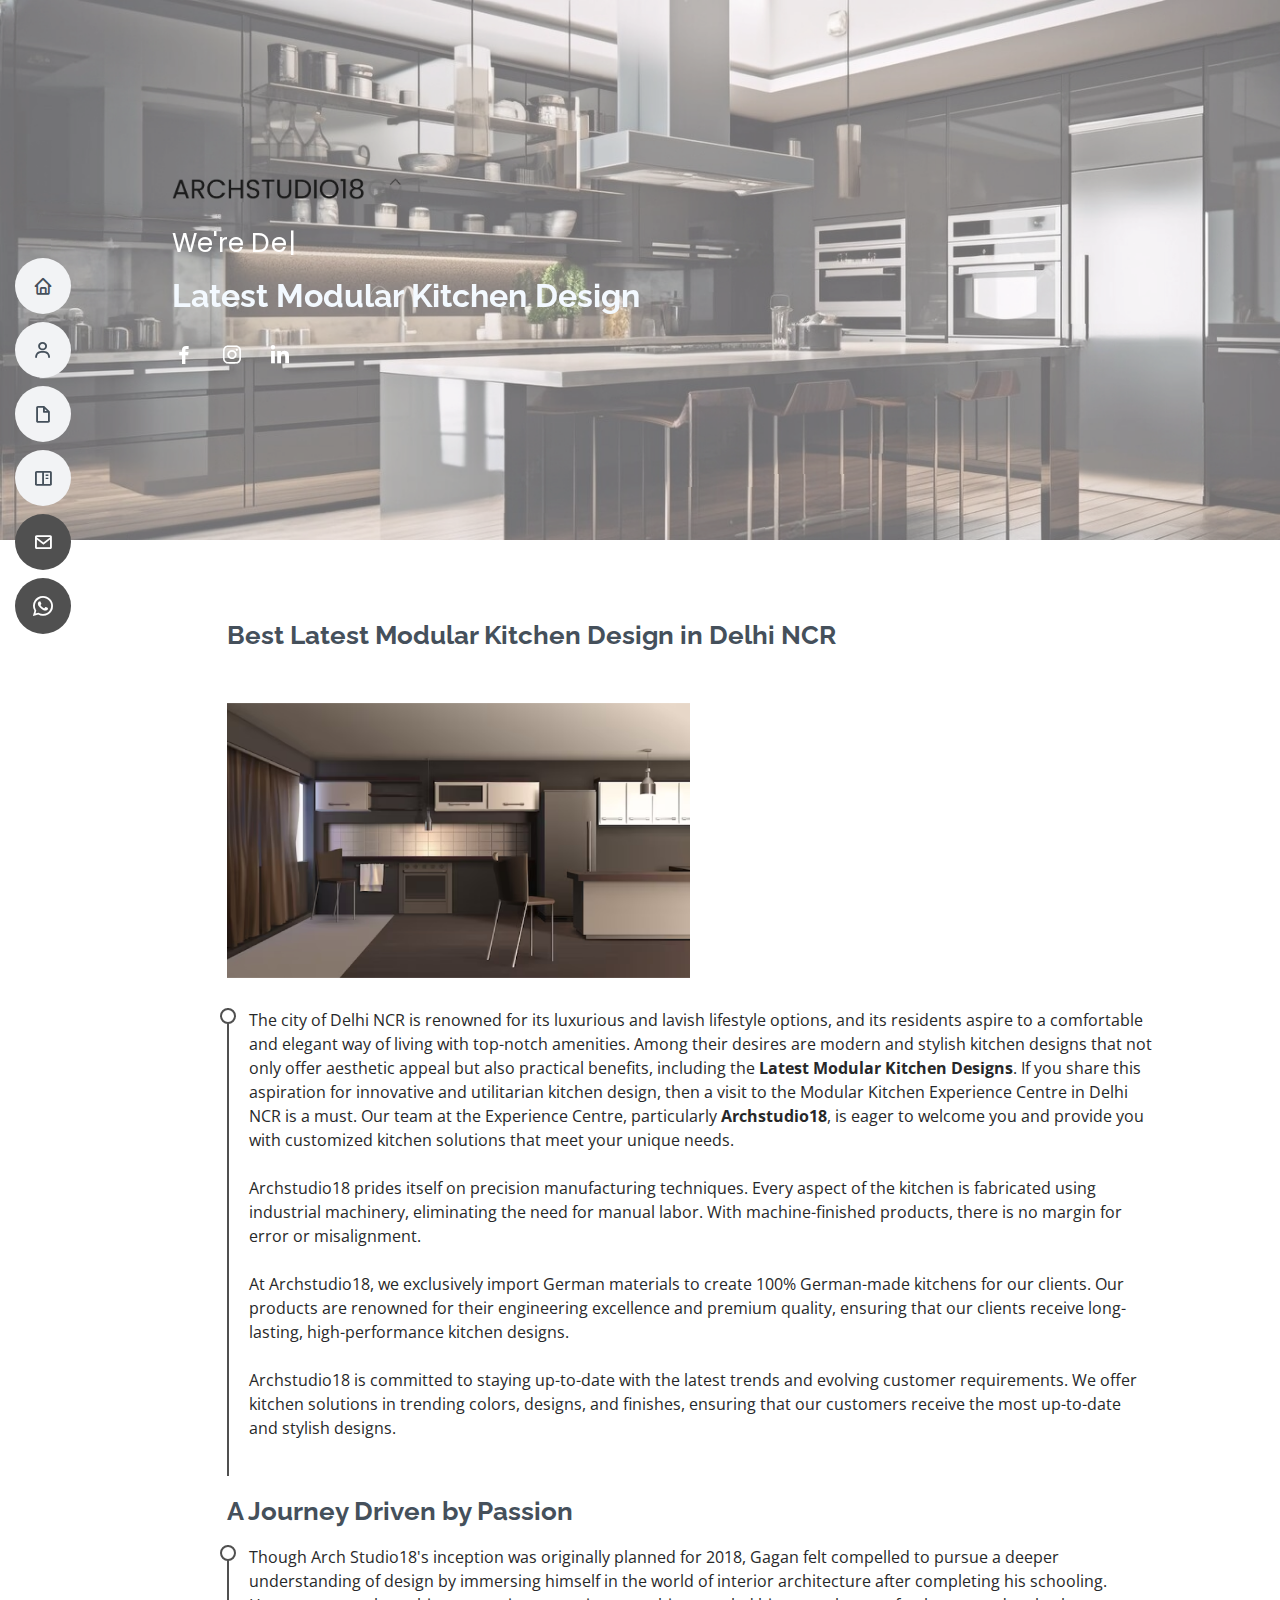
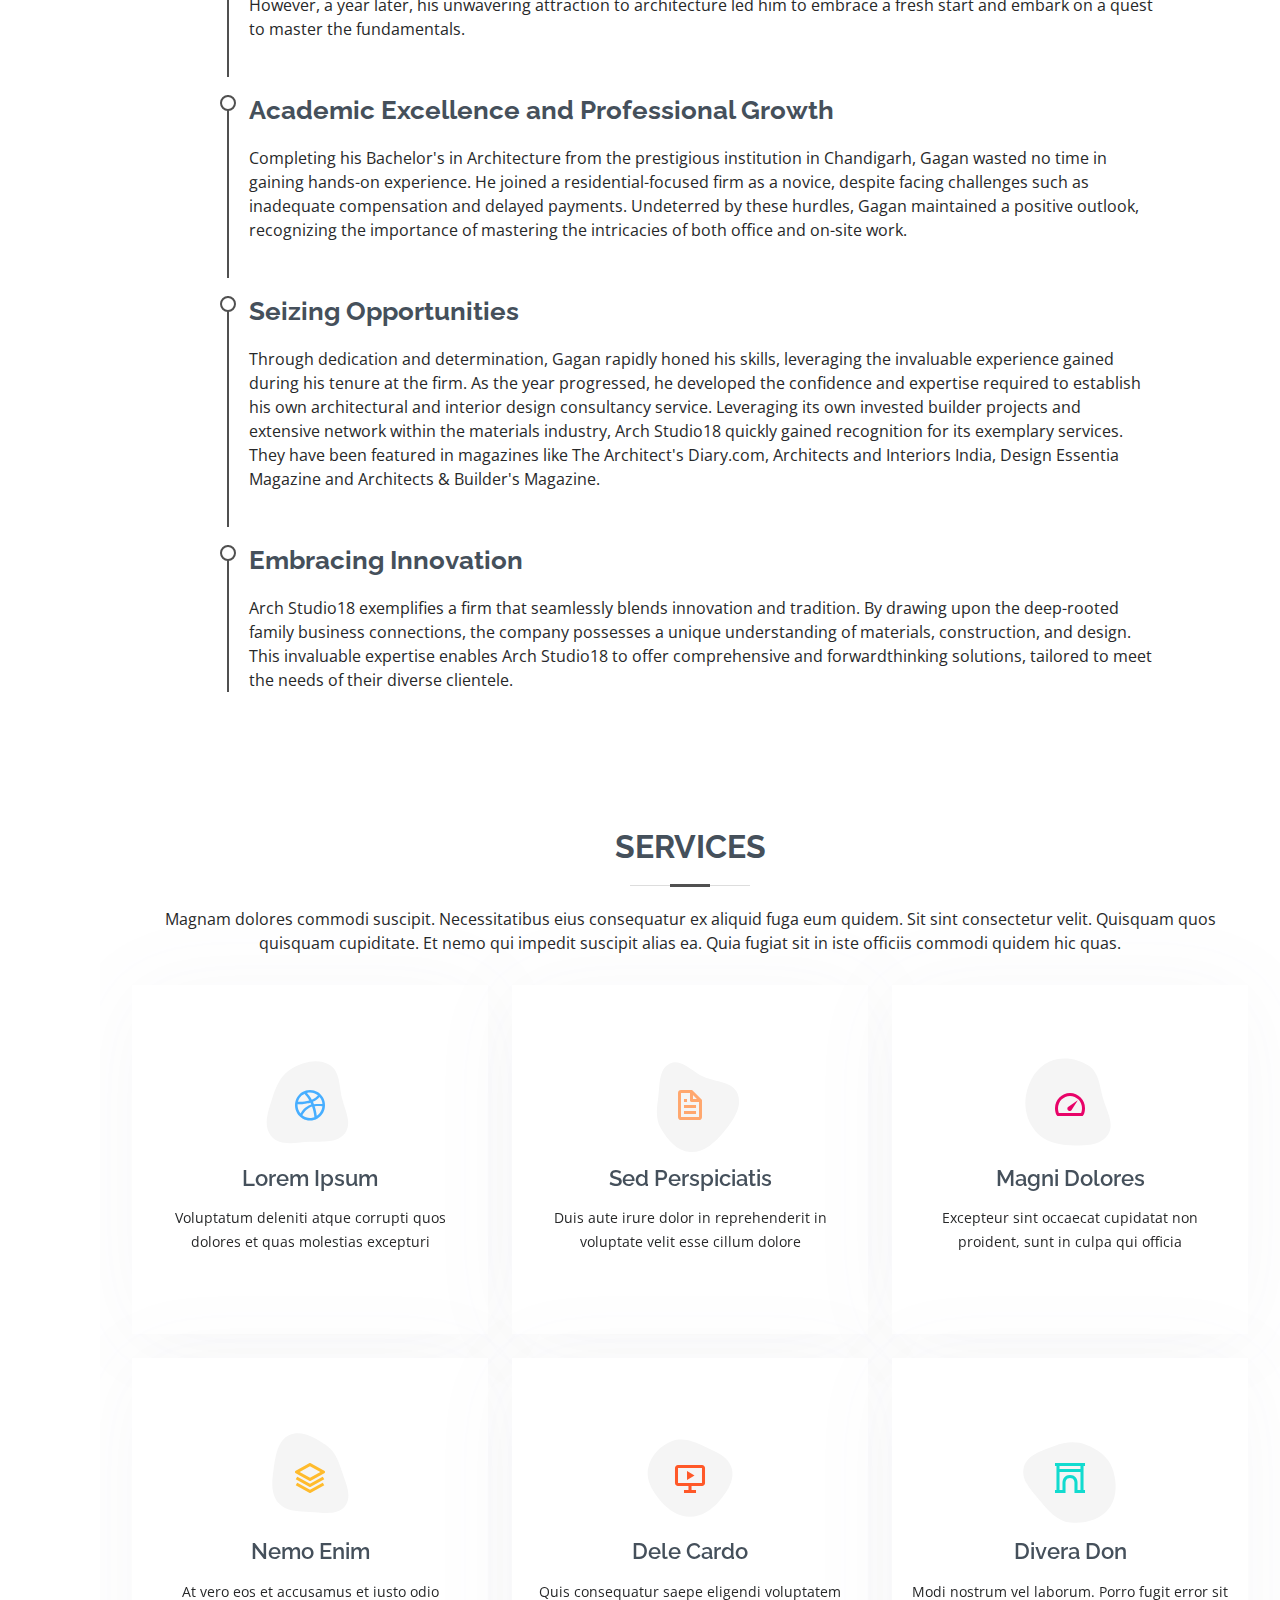
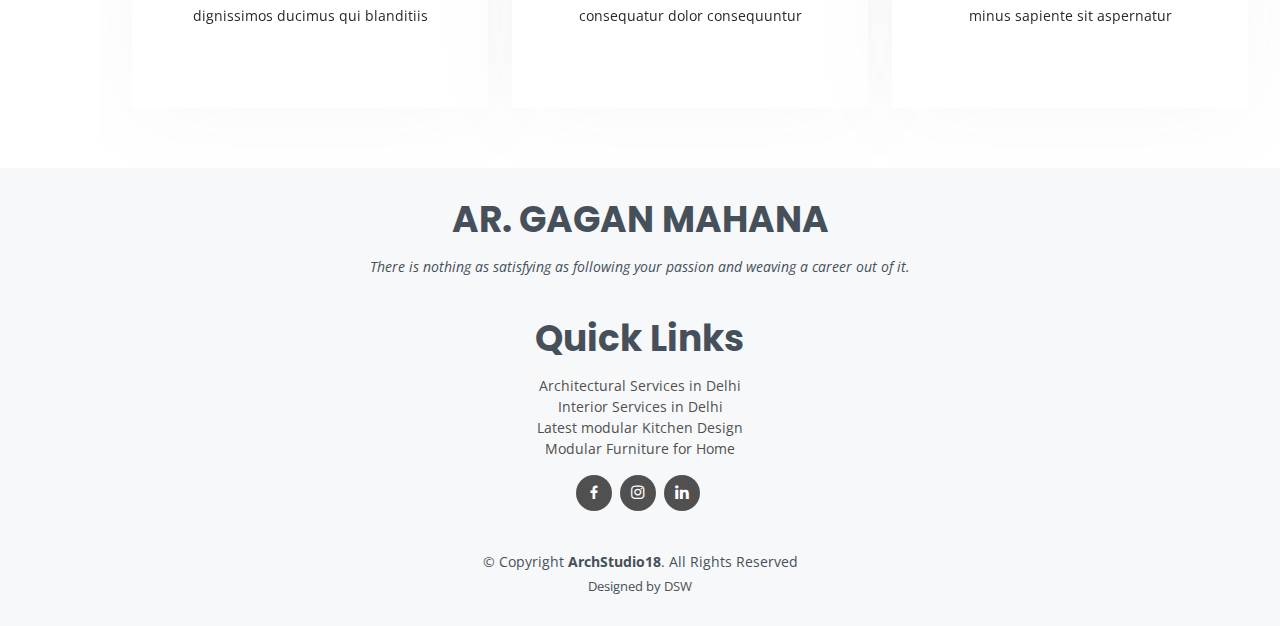
<file: latest-modular-kitchen-design.html>
<!DOCTYPE html>
<html lang="en">

<head>
    <meta charset="utf-8">
    <meta content="width=device-width, initial-scale=1.0" name="viewport">

    <title>ArchStudio18</title>
    <meta content="" name="description">
    <meta content="" name="keywords">
    <!-- Favicons -->
    <link href="assets/img/favicon.png" rel="icon">
    <link href="assets/img/apple-touch-icon.png" rel="apple-touch-icon">

    <!-- Google Fonts -->
    <link
        href="https://fonts.googleapis.com/css?family=Open+Sans:300,300i,400,400i,600,600i,700,700i|Raleway:300,300i,400,400i,500,500i,600,600i,700,700i|Poppins:300,300i,400,400i,500,500i,600,600i,700,700i"
        rel="stylesheet">

    <!-- Vendor CSS Files -->
    <link href="assets/vendor/aos/aos.css" rel="stylesheet">
    <link href="assets/vendor/bootstrap/css/bootstrap.min.css" rel="stylesheet">
    <link href="assets/vendor/bootstrap-icons/bootstrap-icons.css" rel="stylesheet">
    <link href="assets/vendor/boxicons/css/boxicons.min.css" rel="stylesheet">
    <link href="assets/vendor/glightbox/css/glightbox.min.css" rel="stylesheet">
    <link href="assets/vendor/swiper/swiper-bundle.min.css" rel="stylesheet">

    <!-- Template Main CSS File -->
    <link href="assets/css/style.css" rel="stylesheet">


</head>

<body>

    <!-- ======= Mobile nav toggle button ======= -->
    <!-- <button type="button" class="mobile-nav-toggle d-xl-none"><i class="bi bi-list mobile-nav-toggle"></i></button> -->
    <i class="bi bi-list mobile-nav-toggle d-lg-none"></i>
    <!-- ======= Header ======= -->
    <header id="header" class="d-flex flex-column justify-content-center">

        <nav id="navbar" class="navbar nav-menu">
            <ul>
                <li><a href="index.html" class="nav-link scrollto "><i class="bx bx-home"></i> <span>Home</span></a>
                </li>
                <li><a href="about.html" class="nav-link scrollto"><i class="bx bx-user"></i> <span>About US</span></a>
                </li>
                <li><a href="founder.html" class="nav-link scrollto"><i class="bx bx-file-blank"></i> <span>Principal
                            Designer</span></a>
                </li>
                <li><a href="portfolio.html" class="nav-link scrollto"><i class="bx bx-book-content"></i>
                        <span>Portfolio</span></a>
                </li>
                <li><a href="contactUs.html" class="nav-link scrollto active"><i class="bx bx-envelope"></i>
                        <span>Contact</span></a></li>
                <li><a href="https://wa.me/918586888860" target="_blank" class="nav-link scrollto active"><i
                            class="bi bi-whatsapp"></i>
                        <span>Whatsapp</span></a></li>

            </ul>
        </nav><!-- .nav-menu -->

    </header><!-- End Header -->

    <!-- ======= Hero Section ======= -->
    <section id="hero-mod" class="d-flex flex-column justify-content-center">
        <div class="container" data-aos="zoom-in" data-aos-delay="100">
            <!-- <h1>AR. GAGAN MAHANA</h1> -->
            <a href="portfolio.html" class="logo d-flex align-items-center"> <img src="./assets/img/logo.png"
                    style="height: 2.5rem;" alt="">
            </a>
            <p>We're <span class="typed"
                    data-typed-items="Designing Dreams, Building Realities, Your Architects of Choice, Crafting Environments for You"></span>
            </p>
            <h2 style="margin: 1rem 0;">Latest Modular Kitchen Design</h2>
            <div class="social-links">
                <a href="#" class="facebook"><i class="bx bxl-facebook"></i></a>
                <a href="https://www.instagram.com/archstudio_18/ " class="instagram"><i
                        class="bx bxl-instagram"></i></a>
                <a href="#" class="linkedin"><i class="bx bxl-linkedin"></i></a>
            </div>
        </div>
    </section><!-- End Hero -->

    <main id="main">

        <section id="resume" class="resume">
            <div class="container aos-init aos-animate" data-aos="fade-up">
                <div class="row">
                    <div class="col-lg-10" style="margin: 0 auto;">
                        <h2 class="resume-title"> Best Latest Modular Kitchen Design in Delhi NCR</h2>

                        <img class="col-lg-6 col-md-12 img-fluid" src="/assets/img/modular.png" alt=""
                            style="margin: 2rem auto;">

                        <div class="resume-item">
                            <p>The city of Delhi NCR is renowned for its luxurious and lavish lifestyle options, and its
                                residents aspire to a comfortable and elegant way of living with top-notch amenities.
                                Among their desires are modern and stylish kitchen designs that not only offer aesthetic
                                appeal but also practical benefits, including the <strong>Latest Modular Kitchen
                                    Designs</strong>. If you
                                share this aspiration for innovative and utilitarian kitchen design, then a visit to the
                                Modular Kitchen Experience Centre in Delhi NCR is a must. Our team at the Experience
                                Centre, particularly <strong>Archstudio18</strong>, is eager to welcome you and provide
                                you with
                                customized kitchen solutions that meet your unique needs.
                                <br><br>

                                Archstudio18 prides itself on precision manufacturing techniques. Every aspect of the
                                kitchen is fabricated using industrial machinery, eliminating the need for manual labor.
                                With machine-finished products, there is no margin for error or misalignment.

                                <br><br>
                                At Archstudio18, we exclusively import German materials to create 100% German-made
                                kitchens for our clients. Our products are renowned for their engineering excellence and
                                premium quality, ensuring that our clients receive long-lasting, high-performance
                                kitchen designs.

                                <br><br>
                                Archstudio18 is committed to staying up-to-date with the latest trends and evolving
                                customer requirements. We offer kitchen solutions in trending colors, designs, and
                                finishes, ensuring that our customers receive the most up-to-date and stylish designs.


                            </p>
                        </div>
                        <h3 class="resume-title"> A Journey Driven by Passion</h3>
                        <div class="resume-item">
                            <p>Though Arch Studio18's
                                inception was originally
                                planned for 2018, Gagan felt
                                compelled to pursue a
                                deeper understanding of
                                design by immersing himself
                                in the world of interior
                                architecture after completing
                                his schooling. However, a
                                year later, his unwavering
                                attraction to architecture led
                                him to embrace a fresh start
                                and embark on a quest to
                                master the fundamentals.
                            </p>
                        </div>
                        <div class="resume-item">
                            <h3 class="resume-title">Academic Excellence
                                and Professional
                                Growth</h3>
                            <p>
                                Completing his Bachelor's in
                                Architecture from the
                                prestigious institution in
                                Chandigarh, Gagan wasted no
                                time in gaining hands-on
                                experience. He joined a
                                residential-focused firm as a
                                novice, despite facing
                                challenges such as inadequate
                                compensation and delayed
                                payments. Undeterred by
                                these hurdles, Gagan
                                maintained a positive outlook,
                                recognizing the importance of
                                mastering the intricacies of
                                both office and on-site work.
                            </p>
                        </div>
                        <div class="resume-item">
                            <h3 class="resume-title">Seizing Opportunities</h3>
                            <p>
                                Through dedication and determination,
                                Gagan rapidly honed his skills, leveraging
                                the invaluable experience gained during
                                his tenure at the firm. As the year
                                progressed, he developed the confidence
                                and expertise required to establish his own
                                architectural and interior design
                                consultancy service. Leveraging its own
                                invested builder projects and extensive
                                network within the materials industry,
                                Arch Studio18 quickly gained recognition
                                for its exemplary services.
                                They have been featured in magazines like
                                The Architect's Diary.com, Architects and
                                Interiors India, Design Essentia Magazine
                                and Architects &amp; Builder's Magazine.
                            </p>
                        </div>
                        <div class="resume-item">
                            <h3 class="resume-title">Embracing Innovation</h3>
                            <p>
                                Arch Studio18 exemplifies a firm
                                that seamlessly blends innovation
                                and tradition. By drawing upon the
                                deep-rooted family business
                                connections, the company
                                possesses a unique understanding
                                of materials, construction, and
                                design. This invaluable expertise
                                enables Arch Studio18 to offer
                                comprehensive and forwardthinking solutions, tailored to
                                meet the needs of their diverse
                                clientele.
                            </p>
                        </div>
                    </div>
                </div>

            </div>
        </section>

        <section id="services" class="services">
            <div class="container aos-init aos-animate" data-aos="fade-up">

                <div class="section-title">
                    <h2>Services</h2>
                    <p>Magnam dolores commodi suscipit. Necessitatibus eius consequatur ex aliquid fuga eum quidem. Sit
                        sint
                        consectetur velit. Quisquam quos quisquam cupiditate. Et nemo qui impedit suscipit alias ea.
                        Quia
                        fugiat sit in iste officiis commodi quidem hic quas.</p>
                </div>

                <div class="row">

                    <div class="col-lg-4 col-md-6 d-flex align-items-stretch aos-init aos-animate" data-aos="zoom-in"
                        data-aos-delay="100">
                        <div class="icon-box iconbox-blue">
                            <div class="icon">
                                <svg width="100" height="100" viewBox="0 0 600 600" xmlns="http://www.w3.org/2000/svg">
                                    <path stroke="none" stroke-width="0" fill="#f5f5f5"
                                        d="M300,521.0016835830174C376.1290562159157,517.8887921683347,466.0731472004068,529.7835943286574,510.70327084640275,468.03025145048787C554.3714126377745,407.6079735673963,508.03601936045806,328.9844924480964,491.2728898941984,256.3432110539036C474.5976632858925,184.082847569629,479.9380746630129,96.60480741107993,416.23090153303,58.64404602377083C348.86323505073057,18.502131276798302,261.93793281208167,40.57373210992963,193.5410806939664,78.93577620505333C130.42746243093433,114.334589627462,98.30271207620316,179.96522072025542,76.75703585869454,249.04625023123273C51.97151888228291,328.5150500222984,13.704378332031375,421.85034740162234,66.52175969318436,486.19268352777647C119.04800174914682,550.1803526380478,217.28368757567262,524.383925680826,300,521.0016835830174">
                                    </path>
                                </svg>
                                <i class="bx bxl-dribbble"></i>
                            </div>
                            <h4><a href="">Lorem Ipsum</a></h4>
                            <p>Voluptatum deleniti atque corrupti quos dolores et quas molestias excepturi</p>
                        </div>
                    </div>

                    <div class="col-lg-4 col-md-6 d-flex align-items-stretch mt-4 mt-md-0 aos-init aos-animate"
                        data-aos="zoom-in" data-aos-delay="200">
                        <div class="icon-box iconbox-orange ">
                            <div class="icon">
                                <svg width="100" height="100" viewBox="0 0 600 600" xmlns="http://www.w3.org/2000/svg">
                                    <path stroke="none" stroke-width="0" fill="#f5f5f5"
                                        d="M300,582.0697525312426C382.5290701553225,586.8405444964366,449.9789794690241,525.3245884688669,502.5850820975895,461.55621195738473C556.606425686781,396.0723002908107,615.8543463187945,314.28637112970534,586.6730223649479,234.56875336149918C558.9533121215079,158.8439757836574,454.9685369536778,164.00468322053177,381.49747125262974,130.76875717737553C312.15926192815925,99.40240125094834,248.97055460311594,18.661163978235184,179.8680185752513,50.54337015887873C110.5421016452524,82.52863877960104,119.82277516462835,180.83849132639028,109.12597500060166,256.43424936330496C100.08760227029461,320.3096726198365,92.17705696193138,384.0621239912766,124.79988738764834,439.7174275375508C164.83382741302287,508.01625554203684,220.96474134820875,577.5009287672846,300,582.0697525312426">
                                    </path>
                                </svg>
                                <i class="bx bx-file"></i>
                            </div>
                            <h4><a href="">Sed Perspiciatis</a></h4>
                            <p>Duis aute irure dolor in reprehenderit in voluptate velit esse cillum dolore</p>
                        </div>
                    </div>

                    <div class="col-lg-4 col-md-6 d-flex align-items-stretch mt-4 mt-lg-0 aos-init aos-animate"
                        data-aos="zoom-in" data-aos-delay="300">
                        <div class="icon-box iconbox-pink">
                            <div class="icon">
                                <svg width="100" height="100" viewBox="0 0 600 600" xmlns="http://www.w3.org/2000/svg">
                                    <path stroke="none" stroke-width="0" fill="#f5f5f5"
                                        d="M300,541.5067337569781C382.14930387511276,545.0595476570109,479.8736841581634,548.3450877840088,526.4010558755058,480.5488172755941C571.5218469581645,414.80211281144784,517.5187510058486,332.0715597781072,496.52539010469104,255.14436215662573C477.37192572678356,184.95920475031193,473.57363656557914,105.61284051026155,413.0603344069578,65.22779650032875C343.27470386102294,18.654635553484475,251.2091493199835,5.337323636656869,175.0934190732945,40.62881213300186C97.87086631185822,76.43348514350839,51.98124368387456,156.15599469081315,36.44837278890362,239.84606092416172C21.716077023791087,319.22268207091537,43.775223500013084,401.1760424656574,96.891909868211,461.97329694683043C147.22146801428983,519.5804099606455,223.5754009179313,538.201503339737,300,541.5067337569781">
                                    </path>
                                </svg>
                                <i class="bx bx-tachometer"></i>
                            </div>
                            <h4><a href="">Magni Dolores</a></h4>
                            <p>Excepteur sint occaecat cupidatat non proident, sunt in culpa qui officia</p>
                        </div>
                    </div>

                    <div class="col-lg-4 col-md-6 d-flex align-items-stretch mt-4 aos-init aos-animate"
                        data-aos="zoom-in" data-aos-delay="100">
                        <div class="icon-box iconbox-yellow">
                            <div class="icon">
                                <svg width="100" height="100" viewBox="0 0 600 600" xmlns="http://www.w3.org/2000/svg">
                                    <path stroke="none" stroke-width="0" fill="#f5f5f5"
                                        d="M300,503.46388370962813C374.79870501325706,506.71871716319447,464.8034551963731,527.1746412648533,510.4981551193396,467.86667711651364C555.9287308511215,408.9015244558933,512.6030010748507,327.5744911775523,490.211057578863,256.5855673507754C471.097692560561,195.9906835881958,447.69079081568157,138.11976852964426,395.19560036434837,102.3242989838813C329.3053358748298,57.3949838291264,248.02791733380457,8.279543830951368,175.87071277845988,42.242879143198664C103.41431057327972,76.34704239035025,93.79494320519305,170.9812938413882,81.28167332365135,250.07896920659033C70.17666984294237,320.27484674793965,64.84698225790005,396.69656628748305,111.28512138212992,450.4950937839243C156.20124167950087,502.5303643271138,231.32542653798444,500.4755392045468,300,503.46388370962813">
                                    </path>
                                </svg>
                                <i class="bx bx-layer"></i>
                            </div>
                            <h4><a href="">Nemo Enim</a></h4>
                            <p>At vero eos et accusamus et iusto odio dignissimos ducimus qui blanditiis</p>
                        </div>
                    </div>

                    <div class="col-lg-4 col-md-6 d-flex align-items-stretch mt-4 aos-init aos-animate"
                        data-aos="zoom-in" data-aos-delay="200">
                        <div class="icon-box iconbox-red">
                            <div class="icon">
                                <svg width="100" height="100" viewBox="0 0 600 600" xmlns="http://www.w3.org/2000/svg">
                                    <path stroke="none" stroke-width="0" fill="#f5f5f5"
                                        d="M300,532.3542879108572C369.38199826031484,532.3153073249985,429.10787420159085,491.63046689027357,474.5244479745417,439.17860296908856C522.8885846962883,383.3225815378663,569.1668002868075,314.3205725914397,550.7432151929288,242.7694973846089C532.6665558377875,172.5657663291529,456.2379748765914,142.6223662098291,390.3689995646985,112.34683881706744C326.66090330228417,83.06452184765237,258.84405631176094,53.51806209861945,193.32584062364296,78.48882559362697C121.61183558270385,105.82097193414197,62.805066853699245,167.19869350419734,48.57481801355237,242.6138429142374C34.843463184063346,315.3850353017275,76.69343916112496,383.4422959591041,125.22947124332185,439.3748458443577C170.7312796277747,491.8107796887764,230.57421082200815,532.3932930995766,300,532.3542879108572">
                                    </path>
                                </svg>
                                <i class="bx bx-slideshow"></i>
                            </div>
                            <h4><a href="">Dele Cardo</a></h4>
                            <p>Quis consequatur saepe eligendi voluptatem consequatur dolor consequuntur</p>
                        </div>
                    </div>

                    <div class="col-lg-4 col-md-6 d-flex align-items-stretch mt-4 aos-init aos-animate"
                        data-aos="zoom-in" data-aos-delay="300">
                        <div class="icon-box iconbox-teal">
                            <div class="icon">
                                <svg width="100" height="100" viewBox="0 0 600 600" xmlns="http://www.w3.org/2000/svg">
                                    <path stroke="none" stroke-width="0" fill="#f5f5f5"
                                        d="M300,566.797414625762C385.7384707136149,576.1784315230908,478.7894351017131,552.8928747891023,531.9192734346935,484.94944893311C584.6109503024035,417.5663521118492,582.489472248146,322.67544863468447,553.9536738515405,242.03673114598146C529.1557734026468,171.96086150256528,465.24506316201064,127.66468636344209,395.9583748389544,100.7403814666027C334.2173773831606,76.7482773500951,269.4350130405921,84.62216499799875,207.1952322260088,107.2889140133804C132.92018162631612,134.33871894543012,41.79353780512637,160.00259165414826,22.644507872594943,236.69541883565114C3.319112789854554,314.0945973066697,72.72355303640163,379.243833228382,124.04198916343866,440.3218312028393C172.9286146004772,498.5055451809895,224.45579914871206,558.5317968840102,300,566.797414625762">
                                    </path>
                                </svg>
                                <i class="bx bx-arch"></i>
                            </div>
                            <h4><a href="">Divera Don</a></h4>
                            <p>Modi nostrum vel laborum. Porro fugit error sit minus sapiente sit aspernatur</p>
                        </div>
                    </div>

                </div>

            </div>
        </section>

    </main>

    <!-- ======= Footer ======= -->
    <!-- ======= Footer ======= -->
    <footer id="footer">
        <div class="container">
            <h3>AR. GAGAN MAHANA</h3>
            <p>There is nothing as satisfying as following your passion and weaving a career out of it.</p>
            <div class="col-lg-4 d-flex flex-column align-items-center justify-content-center" style="margin: 1rem auto;">
                <h3>Quick Links</h3>
                <a href="architectural-services-in-delhi.html">Architectural Services in Delhi</a>
                <a href="interior-services-in-delhi.html">Interior Services in Delhi</a>
                <a href="latest-modular-kitchen-design.html">Latest modular Kitchen Design</a>
                <a href="modular-furniture-for-home.html">Modular Furniture for Home</a>
            </div>
            <div class="social-links">
                <a href="#" class="facebook"><i class="bx bxl-facebook"></i></a>
                <a href="https://www.instagram.com/archstudio_18/ " class="instagram"><i
                        class="bx bxl-instagram"></i></a>
                <a href="#" class="linkedin"><i class="bx bxl-linkedin"></i></a>
            </div>
            <div class="copyright">
                &copy; Copyright <strong><span>ArchStudio18</span></strong>. All Rights Reserved
            </div>
            <div class="credits">
                Designed by <a href="https://digitalScoreweb.com/">DSW</a>
            </div>
        </div>
    </footer><!-- End Footer --><!-- End Footer -->

    <!-- Vendor JS Files -->
    <script src="assets/vendor/purecounter/purecounter_vanilla.js"></script>
    <script src="assets/vendor/aos/aos.js"></script>
    <script src="assets/vendor/bootstrap/js/bootstrap.bundle.min.js"></script>
    <script src="assets/vendor/glightbox/js/glightbox.min.js"></script>
    <script src="assets/vendor/isotope-layout/isotope.pkgd.min.js"></script>
    <script src="assets/vendor/swiper/swiper-bundle.min.js"></script>
    <script src="assets/vendor/typed.js/typed.umd.js"></script>
    <script src="assets/vendor/waypoints/noframework.waypoints.js"></script>
    <script src="assets/vendor/php-email-form/validate.js"></script>

    <!-- Template Main JS File -->
    <script src="assets/js/main.js"></script>

</body>

</html>
</file>
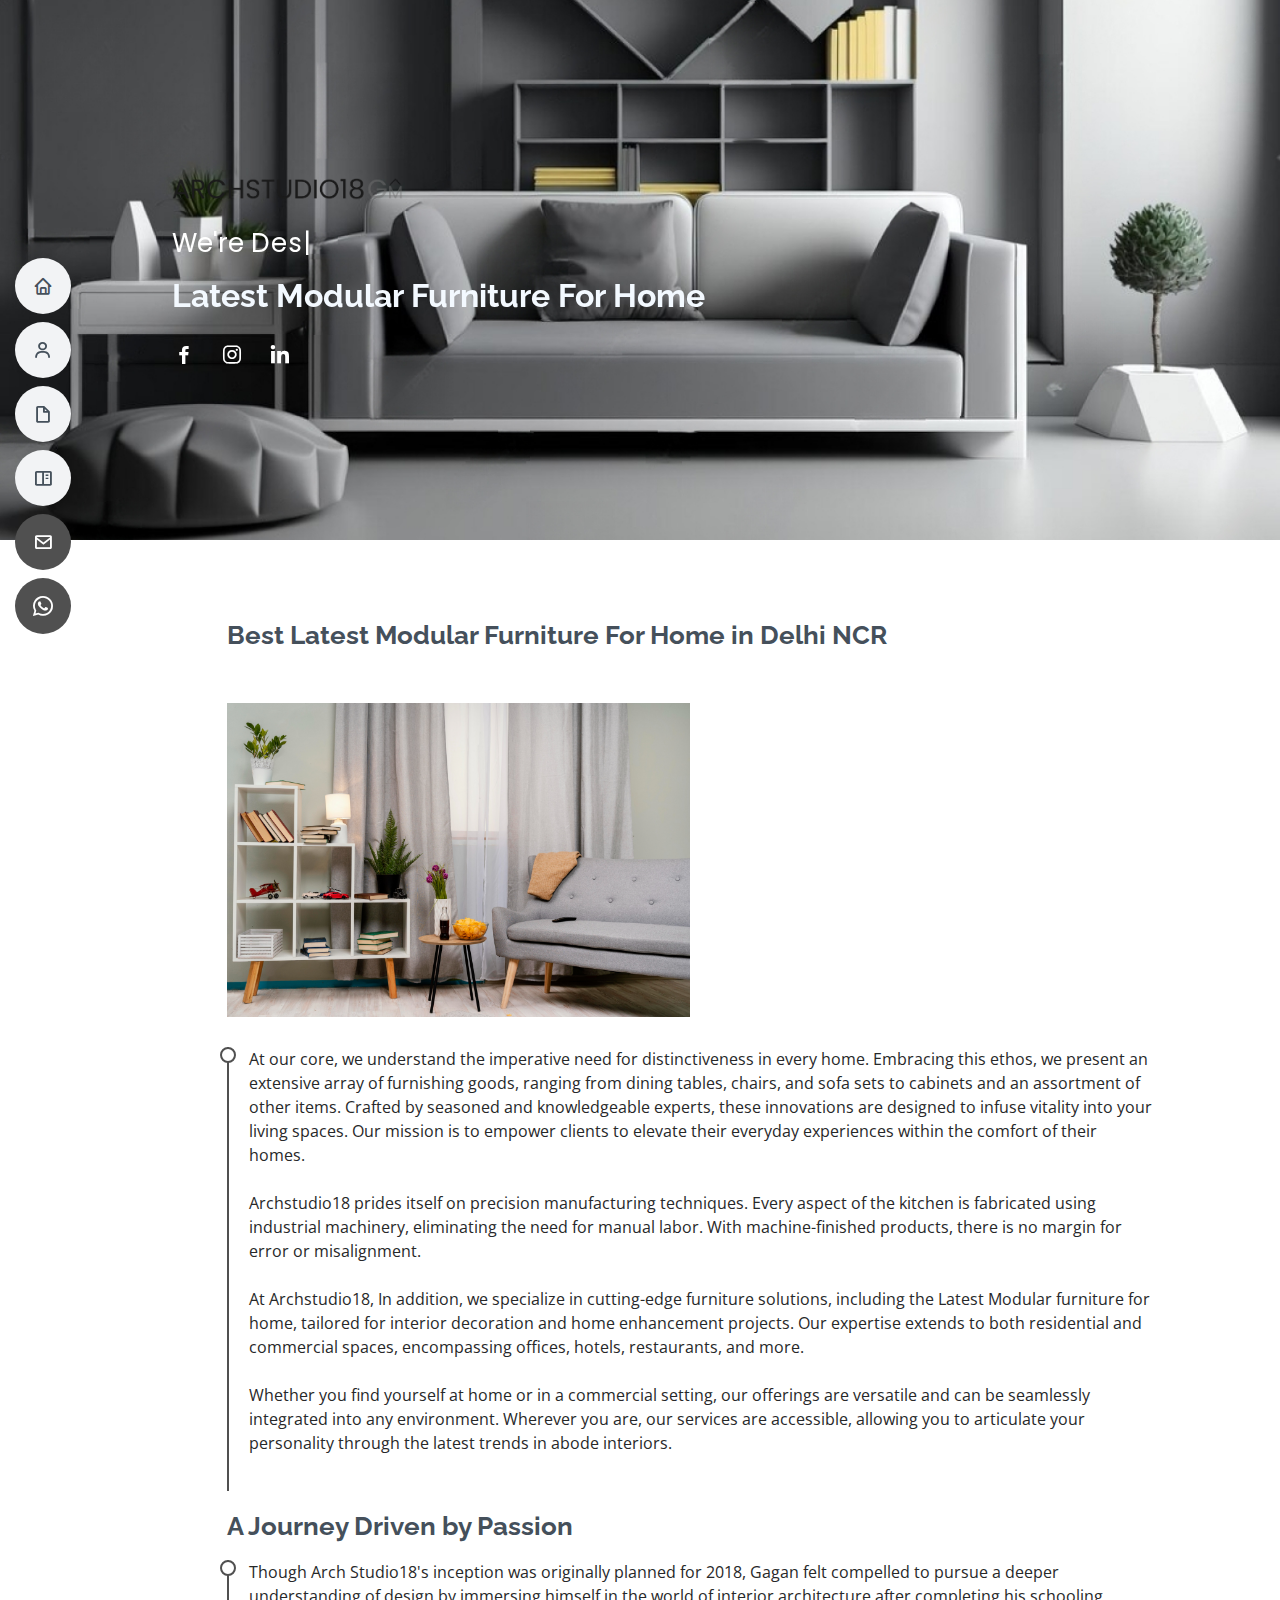
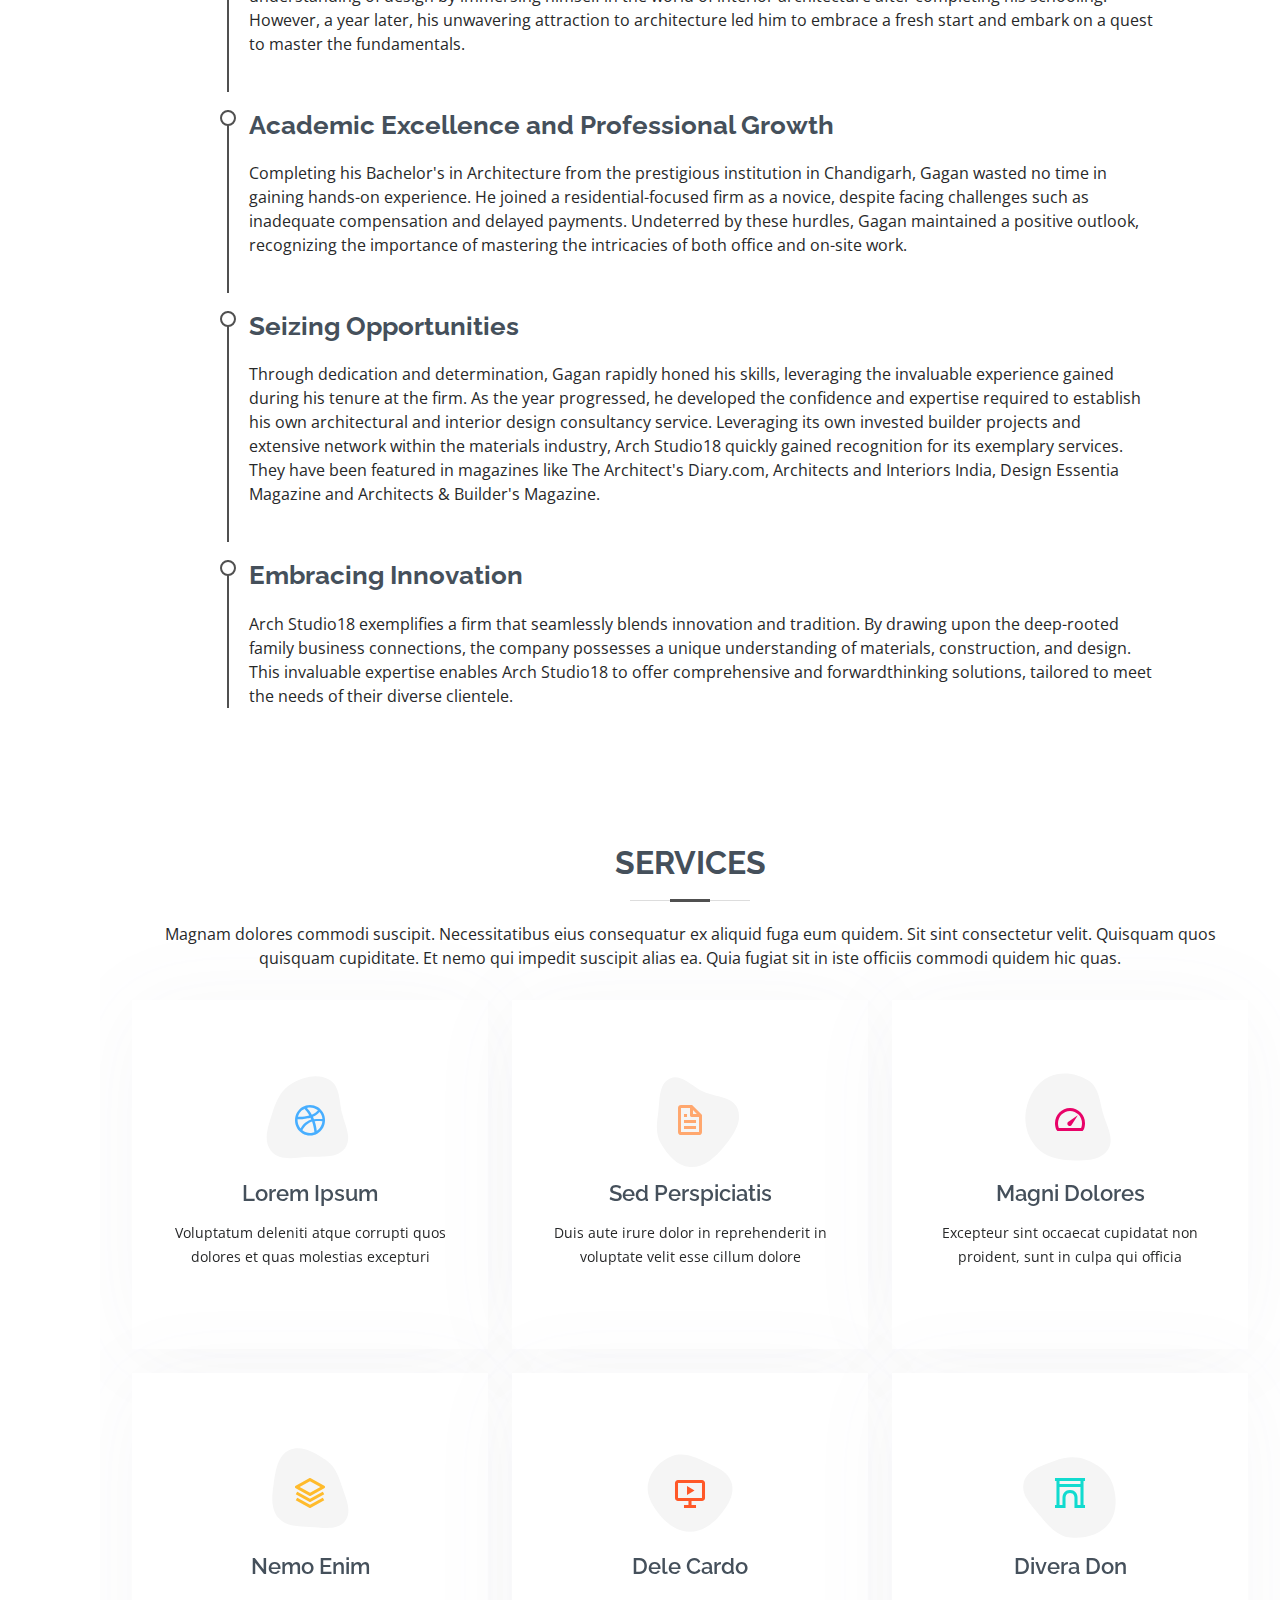
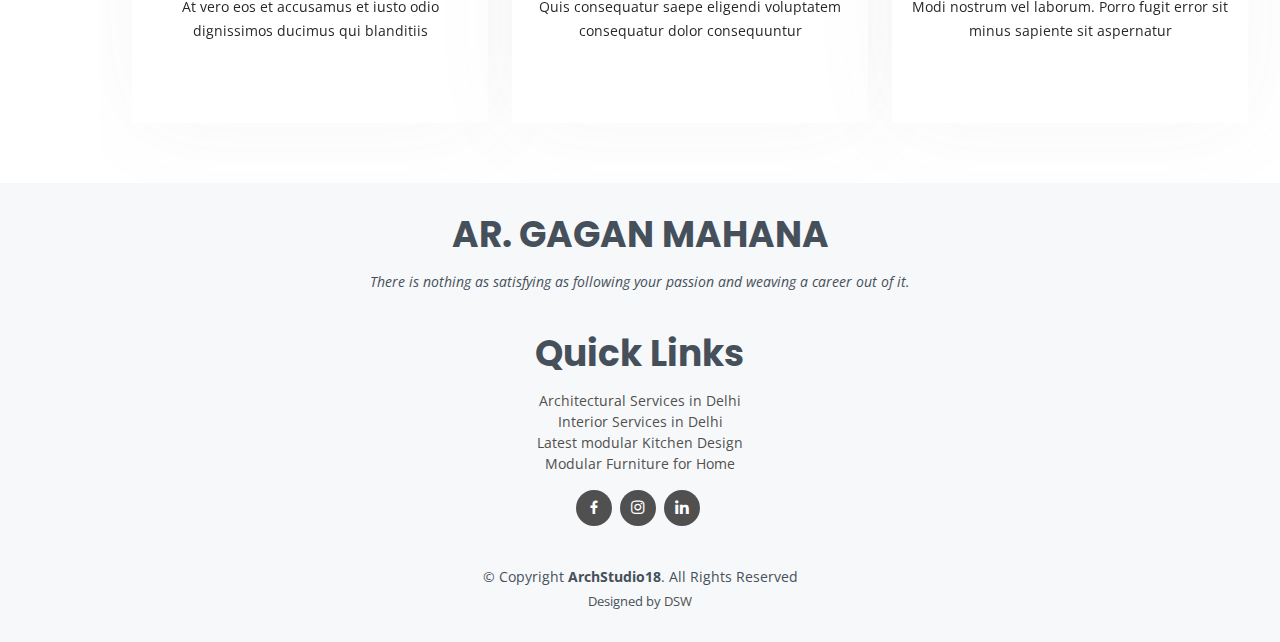
<file: modular-furniture-for-home.html>
<!DOCTYPE html>
<html lang="en">

<head>
    <meta charset="utf-8">
    <meta content="width=device-width, initial-scale=1.0" name="viewport">

    <title>ArchStudio18</title>
    <meta content="" name="description">
    <meta content="" name="keywords">
    <!-- Favicons -->
    <link href="assets/img/favicon.png" rel="icon">
    <link href="assets/img/apple-touch-icon.png" rel="apple-touch-icon">

    <!-- Google Fonts -->
    <link
        href="https://fonts.googleapis.com/css?family=Open+Sans:300,300i,400,400i,600,600i,700,700i|Raleway:300,300i,400,400i,500,500i,600,600i,700,700i|Poppins:300,300i,400,400i,500,500i,600,600i,700,700i"
        rel="stylesheet">

    <!-- Vendor CSS Files -->
    <link href="assets/vendor/aos/aos.css" rel="stylesheet">
    <link href="assets/vendor/bootstrap/css/bootstrap.min.css" rel="stylesheet">
    <link href="assets/vendor/bootstrap-icons/bootstrap-icons.css" rel="stylesheet">
    <link href="assets/vendor/boxicons/css/boxicons.min.css" rel="stylesheet">
    <link href="assets/vendor/glightbox/css/glightbox.min.css" rel="stylesheet">
    <link href="assets/vendor/swiper/swiper-bundle.min.css" rel="stylesheet">

    <!-- Template Main CSS File -->
    <link href="assets/css/style.css" rel="stylesheet">


</head>

<body>

    <!-- ======= Mobile nav toggle button ======= -->
    <!-- <button type="button" class="mobile-nav-toggle d-xl-none"><i class="bi bi-list mobile-nav-toggle"></i></button> -->
    <i class="bi bi-list mobile-nav-toggle d-lg-none"></i>
    <!-- ======= Header ======= -->
    <header id="header" class="d-flex flex-column justify-content-center">

        <nav id="navbar" class="navbar nav-menu">
            <ul>
                <li><a href="index.html" class="nav-link scrollto "><i class="bx bx-home"></i> <span>Home</span></a>
                </li>
                <li><a href="about.html" class="nav-link scrollto"><i class="bx bx-user"></i> <span>About US</span></a>
                </li>
                <li><a href="founder.html" class="nav-link scrollto"><i class="bx bx-file-blank"></i> <span>Principal
                            Designer</span></a>
                </li>
                <li><a href="portfolio.html" class="nav-link scrollto"><i class="bx bx-book-content"></i>
                        <span>Portfolio</span></a>
                </li>
                <li><a href="contactUs.html" class="nav-link scrollto active"><i class="bx bx-envelope"></i>
                        <span>Contact</span></a></li>
                <li><a href="https://wa.me/918586888860" target="_blank" class="nav-link scrollto active"><i
                            class="bi bi-whatsapp"></i>
                        <span>Whatsapp</span></a></li>

            </ul>
        </nav><!-- .nav-menu -->

    </header><!-- End Header -->

    <!-- ======= Hero Section ======= -->
    <section id="hero-fur" class="d-flex flex-column justify-content-center">
        <div class="container" data-aos="zoom-in" data-aos-delay="100">
            <!-- <h1>AR. GAGAN MAHANA</h1> -->
            <a href="portfolio.html" class="logo d-flex align-items-center"> <img src="./assets/img/logo.png"
                    style="height: 2.5rem;" alt="">
            </a>
            <p>We're <span class="typed"
                    data-typed-items="Designing Dreams, Building Realities, Your Architects of Choice, Crafting Environments for You"></span>
            </p>
            <h2 style="margin: 1rem 0;">Latest Modular Furniture For Home</h2>
            <div class="social-links">
                <a href="#" class="facebook"><i class="bx bxl-facebook"></i></a>
                <a href="https://www.instagram.com/archstudio_18/ " class="instagram"><i
                        class="bx bxl-instagram"></i></a>
                <a href="#" class="linkedin"><i class="bx bxl-linkedin"></i></a>
            </div>
        </div>
    </section><!-- End Hero -->

    <main id="main">

        <section id="resume" class="resume">
            <div class="container aos-init aos-animate" data-aos="fade-up">
                <div class="row">
                    <div class="col-lg-10" style="margin: 0 auto;">
                        <h2 class="resume-title"> Best Latest Modular Furniture For Home in Delhi NCR</h2>

                        <img class="col-lg-6 col-md-12 img-fluid" src="/assets/img/modularfur.png" alt=""
                            style="margin: 2rem auto;">

                        <div class="resume-item">
                            <p>At our core, we understand the imperative need for distinctiveness in every home.
                                Embracing this ethos, we present an extensive array of furnishing goods, ranging from
                                dining tables, chairs, and sofa sets to cabinets and an assortment of other items.
                                Crafted by seasoned and knowledgeable experts, these innovations are designed to infuse
                                vitality into your living spaces. Our mission is to empower clients to elevate their
                                everyday experiences within the comfort of their homes.
                                <br><br>

                                Archstudio18 prides itself on precision manufacturing techniques. Every aspect of the
                                kitchen is fabricated using industrial machinery, eliminating the need for manual labor.
                                With machine-finished products, there is no margin for error or misalignment.

                                <br><br>
                                At Archstudio18, In addition, we specialize in cutting-edge furniture solutions,
                                including the Latest Modular furniture for home, tailored for interior decoration and
                                home enhancement projects. Our expertise extends to both residential and commercial
                                spaces, encompassing offices, hotels, restaurants, and more.

                                <br><br>
                                Whether you find yourself at home or in a commercial setting, our offerings are
                                versatile and can be seamlessly integrated into any environment. Wherever you are, our
                                services are accessible, allowing you to articulate your personality through the latest
                                trends in abode interiors.


                            </p>
                        </div>
                        <h3 class="resume-title"> A Journey Driven by Passion</h3>
                        <div class="resume-item">
                            <p>Though Arch Studio18's
                                inception was originally
                                planned for 2018, Gagan felt
                                compelled to pursue a
                                deeper understanding of
                                design by immersing himself
                                in the world of interior
                                architecture after completing
                                his schooling. However, a
                                year later, his unwavering
                                attraction to architecture led
                                him to embrace a fresh start
                                and embark on a quest to
                                master the fundamentals.
                            </p>
                        </div>
                        <div class="resume-item">
                            <h3 class="resume-title">Academic Excellence
                                and Professional
                                Growth</h3>
                            <p>
                                Completing his Bachelor's in
                                Architecture from the
                                prestigious institution in
                                Chandigarh, Gagan wasted no
                                time in gaining hands-on
                                experience. He joined a
                                residential-focused firm as a
                                novice, despite facing
                                challenges such as inadequate
                                compensation and delayed
                                payments. Undeterred by
                                these hurdles, Gagan
                                maintained a positive outlook,
                                recognizing the importance of
                                mastering the intricacies of
                                both office and on-site work.
                            </p>
                        </div>
                        <div class="resume-item">
                            <h3 class="resume-title">Seizing Opportunities</h3>
                            <p>
                                Through dedication and determination,
                                Gagan rapidly honed his skills, leveraging
                                the invaluable experience gained during
                                his tenure at the firm. As the year
                                progressed, he developed the confidence
                                and expertise required to establish his own
                                architectural and interior design
                                consultancy service. Leveraging its own
                                invested builder projects and extensive
                                network within the materials industry,
                                Arch Studio18 quickly gained recognition
                                for its exemplary services.
                                They have been featured in magazines like
                                The Architect's Diary.com, Architects and
                                Interiors India, Design Essentia Magazine
                                and Architects &amp; Builder's Magazine.
                            </p>
                        </div>
                        <div class="resume-item">
                            <h3 class="resume-title">Embracing Innovation</h3>
                            <p>
                                Arch Studio18 exemplifies a firm
                                that seamlessly blends innovation
                                and tradition. By drawing upon the
                                deep-rooted family business
                                connections, the company
                                possesses a unique understanding
                                of materials, construction, and
                                design. This invaluable expertise
                                enables Arch Studio18 to offer
                                comprehensive and forwardthinking solutions, tailored to
                                meet the needs of their diverse
                                clientele.
                            </p>
                        </div>
                    </div>
                </div>

            </div>
        </section>

        <section id="services" class="services">
            <div class="container aos-init aos-animate" data-aos="fade-up">

                <div class="section-title">
                    <h2>Services</h2>
                    <p>Magnam dolores commodi suscipit. Necessitatibus eius consequatur ex aliquid fuga eum quidem. Sit
                        sint
                        consectetur velit. Quisquam quos quisquam cupiditate. Et nemo qui impedit suscipit alias ea.
                        Quia
                        fugiat sit in iste officiis commodi quidem hic quas.</p>
                </div>

                <div class="row">

                    <div class="col-lg-4 col-md-6 d-flex align-items-stretch aos-init aos-animate" data-aos="zoom-in"
                        data-aos-delay="100">
                        <div class="icon-box iconbox-blue">
                            <div class="icon">
                                <svg width="100" height="100" viewBox="0 0 600 600" xmlns="http://www.w3.org/2000/svg">
                                    <path stroke="none" stroke-width="0" fill="#f5f5f5"
                                        d="M300,521.0016835830174C376.1290562159157,517.8887921683347,466.0731472004068,529.7835943286574,510.70327084640275,468.03025145048787C554.3714126377745,407.6079735673963,508.03601936045806,328.9844924480964,491.2728898941984,256.3432110539036C474.5976632858925,184.082847569629,479.9380746630129,96.60480741107993,416.23090153303,58.64404602377083C348.86323505073057,18.502131276798302,261.93793281208167,40.57373210992963,193.5410806939664,78.93577620505333C130.42746243093433,114.334589627462,98.30271207620316,179.96522072025542,76.75703585869454,249.04625023123273C51.97151888228291,328.5150500222984,13.704378332031375,421.85034740162234,66.52175969318436,486.19268352777647C119.04800174914682,550.1803526380478,217.28368757567262,524.383925680826,300,521.0016835830174">
                                    </path>
                                </svg>
                                <i class="bx bxl-dribbble"></i>
                            </div>
                            <h4><a href="">Lorem Ipsum</a></h4>
                            <p>Voluptatum deleniti atque corrupti quos dolores et quas molestias excepturi</p>
                        </div>
                    </div>

                    <div class="col-lg-4 col-md-6 d-flex align-items-stretch mt-4 mt-md-0 aos-init aos-animate"
                        data-aos="zoom-in" data-aos-delay="200">
                        <div class="icon-box iconbox-orange ">
                            <div class="icon">
                                <svg width="100" height="100" viewBox="0 0 600 600" xmlns="http://www.w3.org/2000/svg">
                                    <path stroke="none" stroke-width="0" fill="#f5f5f5"
                                        d="M300,582.0697525312426C382.5290701553225,586.8405444964366,449.9789794690241,525.3245884688669,502.5850820975895,461.55621195738473C556.606425686781,396.0723002908107,615.8543463187945,314.28637112970534,586.6730223649479,234.56875336149918C558.9533121215079,158.8439757836574,454.9685369536778,164.00468322053177,381.49747125262974,130.76875717737553C312.15926192815925,99.40240125094834,248.97055460311594,18.661163978235184,179.8680185752513,50.54337015887873C110.5421016452524,82.52863877960104,119.82277516462835,180.83849132639028,109.12597500060166,256.43424936330496C100.08760227029461,320.3096726198365,92.17705696193138,384.0621239912766,124.79988738764834,439.7174275375508C164.83382741302287,508.01625554203684,220.96474134820875,577.5009287672846,300,582.0697525312426">
                                    </path>
                                </svg>
                                <i class="bx bx-file"></i>
                            </div>
                            <h4><a href="">Sed Perspiciatis</a></h4>
                            <p>Duis aute irure dolor in reprehenderit in voluptate velit esse cillum dolore</p>
                        </div>
                    </div>

                    <div class="col-lg-4 col-md-6 d-flex align-items-stretch mt-4 mt-lg-0 aos-init aos-animate"
                        data-aos="zoom-in" data-aos-delay="300">
                        <div class="icon-box iconbox-pink">
                            <div class="icon">
                                <svg width="100" height="100" viewBox="0 0 600 600" xmlns="http://www.w3.org/2000/svg">
                                    <path stroke="none" stroke-width="0" fill="#f5f5f5"
                                        d="M300,541.5067337569781C382.14930387511276,545.0595476570109,479.8736841581634,548.3450877840088,526.4010558755058,480.5488172755941C571.5218469581645,414.80211281144784,517.5187510058486,332.0715597781072,496.52539010469104,255.14436215662573C477.37192572678356,184.95920475031193,473.57363656557914,105.61284051026155,413.0603344069578,65.22779650032875C343.27470386102294,18.654635553484475,251.2091493199835,5.337323636656869,175.0934190732945,40.62881213300186C97.87086631185822,76.43348514350839,51.98124368387456,156.15599469081315,36.44837278890362,239.84606092416172C21.716077023791087,319.22268207091537,43.775223500013084,401.1760424656574,96.891909868211,461.97329694683043C147.22146801428983,519.5804099606455,223.5754009179313,538.201503339737,300,541.5067337569781">
                                    </path>
                                </svg>
                                <i class="bx bx-tachometer"></i>
                            </div>
                            <h4><a href="">Magni Dolores</a></h4>
                            <p>Excepteur sint occaecat cupidatat non proident, sunt in culpa qui officia</p>
                        </div>
                    </div>

                    <div class="col-lg-4 col-md-6 d-flex align-items-stretch mt-4 aos-init aos-animate"
                        data-aos="zoom-in" data-aos-delay="100">
                        <div class="icon-box iconbox-yellow">
                            <div class="icon">
                                <svg width="100" height="100" viewBox="0 0 600 600" xmlns="http://www.w3.org/2000/svg">
                                    <path stroke="none" stroke-width="0" fill="#f5f5f5"
                                        d="M300,503.46388370962813C374.79870501325706,506.71871716319447,464.8034551963731,527.1746412648533,510.4981551193396,467.86667711651364C555.9287308511215,408.9015244558933,512.6030010748507,327.5744911775523,490.211057578863,256.5855673507754C471.097692560561,195.9906835881958,447.69079081568157,138.11976852964426,395.19560036434837,102.3242989838813C329.3053358748298,57.3949838291264,248.02791733380457,8.279543830951368,175.87071277845988,42.242879143198664C103.41431057327972,76.34704239035025,93.79494320519305,170.9812938413882,81.28167332365135,250.07896920659033C70.17666984294237,320.27484674793965,64.84698225790005,396.69656628748305,111.28512138212992,450.4950937839243C156.20124167950087,502.5303643271138,231.32542653798444,500.4755392045468,300,503.46388370962813">
                                    </path>
                                </svg>
                                <i class="bx bx-layer"></i>
                            </div>
                            <h4><a href="">Nemo Enim</a></h4>
                            <p>At vero eos et accusamus et iusto odio dignissimos ducimus qui blanditiis</p>
                        </div>
                    </div>

                    <div class="col-lg-4 col-md-6 d-flex align-items-stretch mt-4 aos-init aos-animate"
                        data-aos="zoom-in" data-aos-delay="200">
                        <div class="icon-box iconbox-red">
                            <div class="icon">
                                <svg width="100" height="100" viewBox="0 0 600 600" xmlns="http://www.w3.org/2000/svg">
                                    <path stroke="none" stroke-width="0" fill="#f5f5f5"
                                        d="M300,532.3542879108572C369.38199826031484,532.3153073249985,429.10787420159085,491.63046689027357,474.5244479745417,439.17860296908856C522.8885846962883,383.3225815378663,569.1668002868075,314.3205725914397,550.7432151929288,242.7694973846089C532.6665558377875,172.5657663291529,456.2379748765914,142.6223662098291,390.3689995646985,112.34683881706744C326.66090330228417,83.06452184765237,258.84405631176094,53.51806209861945,193.32584062364296,78.48882559362697C121.61183558270385,105.82097193414197,62.805066853699245,167.19869350419734,48.57481801355237,242.6138429142374C34.843463184063346,315.3850353017275,76.69343916112496,383.4422959591041,125.22947124332185,439.3748458443577C170.7312796277747,491.8107796887764,230.57421082200815,532.3932930995766,300,532.3542879108572">
                                    </path>
                                </svg>
                                <i class="bx bx-slideshow"></i>
                            </div>
                            <h4><a href="">Dele Cardo</a></h4>
                            <p>Quis consequatur saepe eligendi voluptatem consequatur dolor consequuntur</p>
                        </div>
                    </div>

                    <div class="col-lg-4 col-md-6 d-flex align-items-stretch mt-4 aos-init aos-animate"
                        data-aos="zoom-in" data-aos-delay="300">
                        <div class="icon-box iconbox-teal">
                            <div class="icon">
                                <svg width="100" height="100" viewBox="0 0 600 600" xmlns="http://www.w3.org/2000/svg">
                                    <path stroke="none" stroke-width="0" fill="#f5f5f5"
                                        d="M300,566.797414625762C385.7384707136149,576.1784315230908,478.7894351017131,552.8928747891023,531.9192734346935,484.94944893311C584.6109503024035,417.5663521118492,582.489472248146,322.67544863468447,553.9536738515405,242.03673114598146C529.1557734026468,171.96086150256528,465.24506316201064,127.66468636344209,395.9583748389544,100.7403814666027C334.2173773831606,76.7482773500951,269.4350130405921,84.62216499799875,207.1952322260088,107.2889140133804C132.92018162631612,134.33871894543012,41.79353780512637,160.00259165414826,22.644507872594943,236.69541883565114C3.319112789854554,314.0945973066697,72.72355303640163,379.243833228382,124.04198916343866,440.3218312028393C172.9286146004772,498.5055451809895,224.45579914871206,558.5317968840102,300,566.797414625762">
                                    </path>
                                </svg>
                                <i class="bx bx-arch"></i>
                            </div>
                            <h4><a href="">Divera Don</a></h4>
                            <p>Modi nostrum vel laborum. Porro fugit error sit minus sapiente sit aspernatur</p>
                        </div>
                    </div>

                </div>

            </div>
        </section>

    </main>

    <!-- ======= Footer ======= -->
    <footer id="footer">
        <div class="container">
            <h3>AR. GAGAN MAHANA</h3>
            <p>There is nothing as satisfying as following your passion and weaving a career out of it.</p>
            <div class="col-lg-4 d-flex flex-column align-items-center justify-content-center" style="margin: 1rem auto;">
                <h3>Quick Links</h3>
                <a href="architectural-services-in-delhi.html">Architectural Services in Delhi</a>
                <a href="interior-services-in-delhi.html">Interior Services in Delhi</a>
                <a href="latest-modular-kitchen-design.html">Latest modular Kitchen Design</a>
                <a href="modular-furniture-for-home.html">Modular Furniture for Home</a>
            </div>
            <div class="social-links">
                <a href="#" class="facebook"><i class="bx bxl-facebook"></i></a>
                <a href="https://www.instagram.com/archstudio_18/ " class="instagram"><i
                        class="bx bxl-instagram"></i></a>
                <a href="#" class="linkedin"><i class="bx bxl-linkedin"></i></a>
            </div>
            <div class="copyright">
                &copy; Copyright <strong><span>ArchStudio18</span></strong>. All Rights Reserved
            </div>
            <div class="credits">
                Designed by <a href="https://digitalScoreweb.com/">DSW</a>
            </div>
        </div>
    </footer><!-- End Footer -->

    <!-- Vendor JS Files -->
    <script src="assets/vendor/purecounter/purecounter_vanilla.js"></script>
    <script src="assets/vendor/aos/aos.js"></script>
    <script src="assets/vendor/bootstrap/js/bootstrap.bundle.min.js"></script>
    <script src="assets/vendor/glightbox/js/glightbox.min.js"></script>
    <script src="assets/vendor/isotope-layout/isotope.pkgd.min.js"></script>
    <script src="assets/vendor/swiper/swiper-bundle.min.js"></script>
    <script src="assets/vendor/typed.js/typed.umd.js"></script>
    <script src="assets/vendor/waypoints/noframework.waypoints.js"></script>
    <script src="assets/vendor/php-email-form/validate.js"></script>

    <!-- Template Main JS File -->
    <script src="assets/js/main.js"></script>

</body>

</html>
</file>
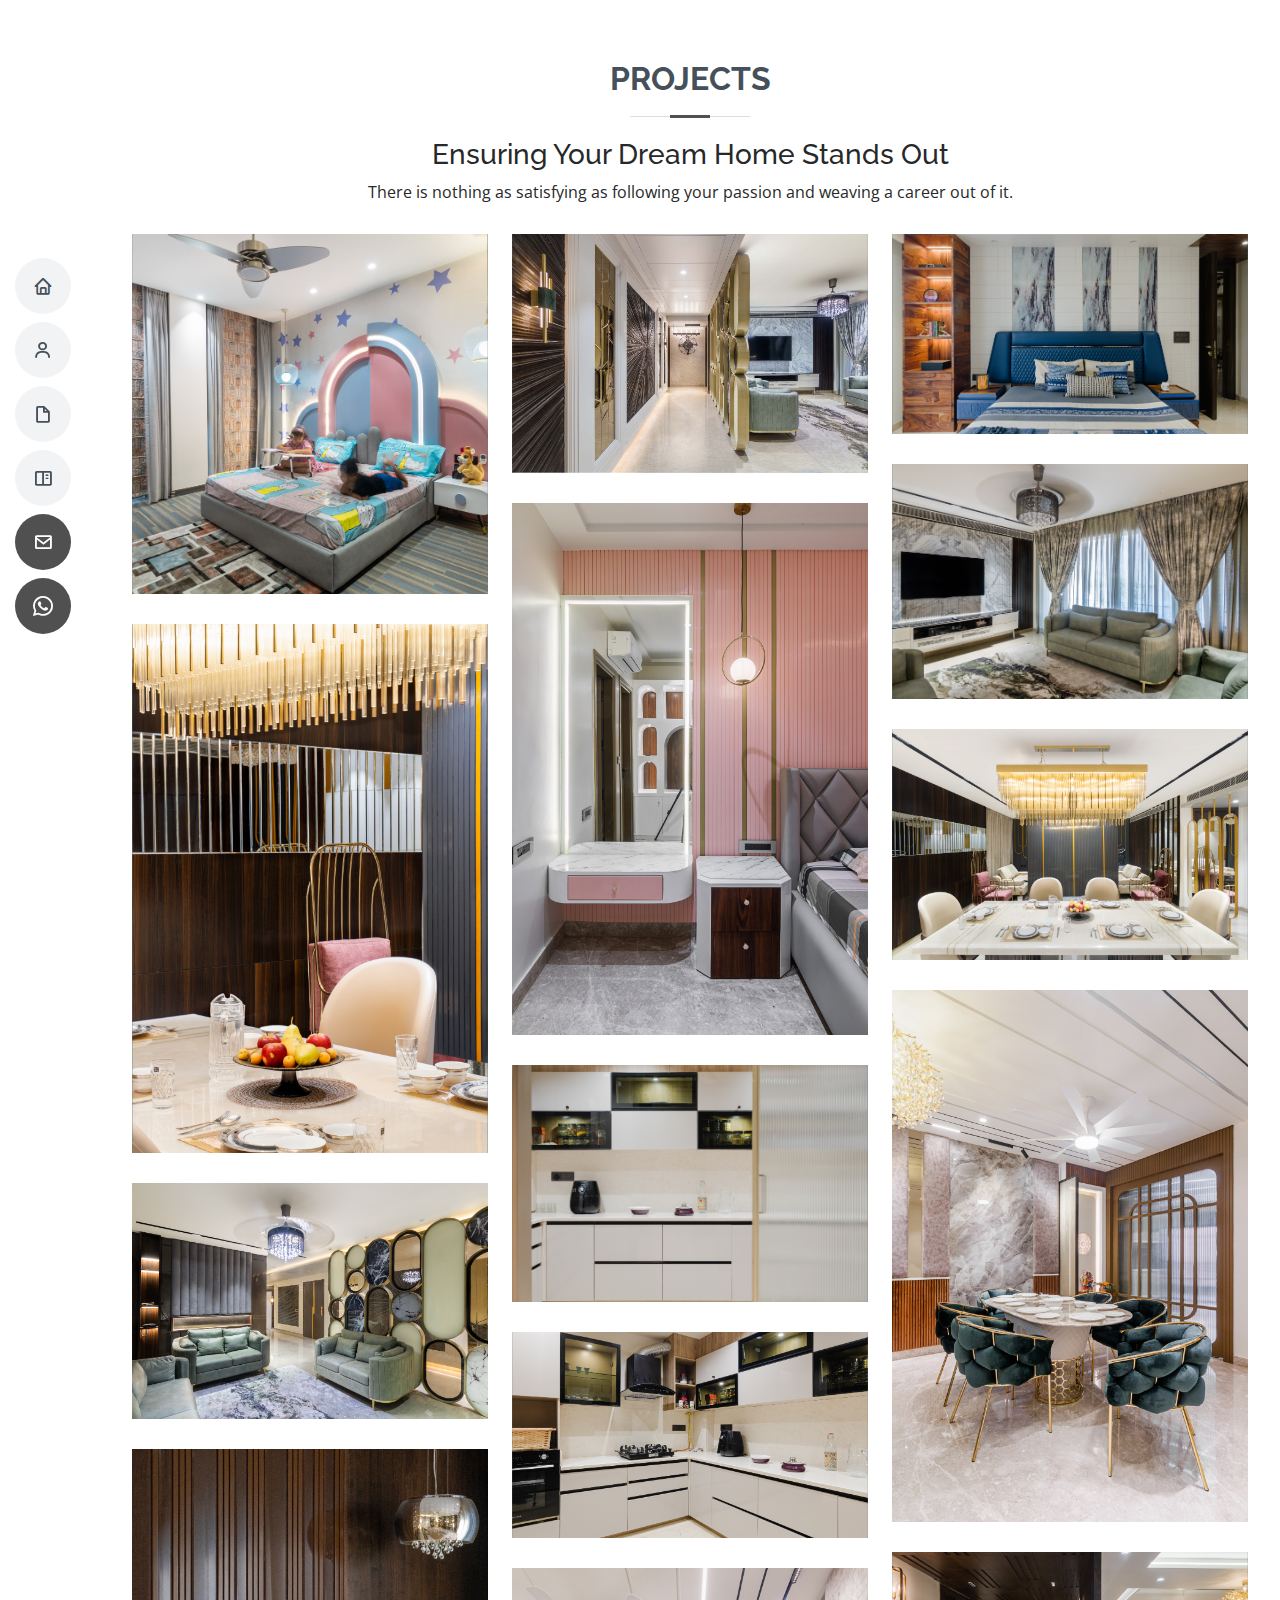
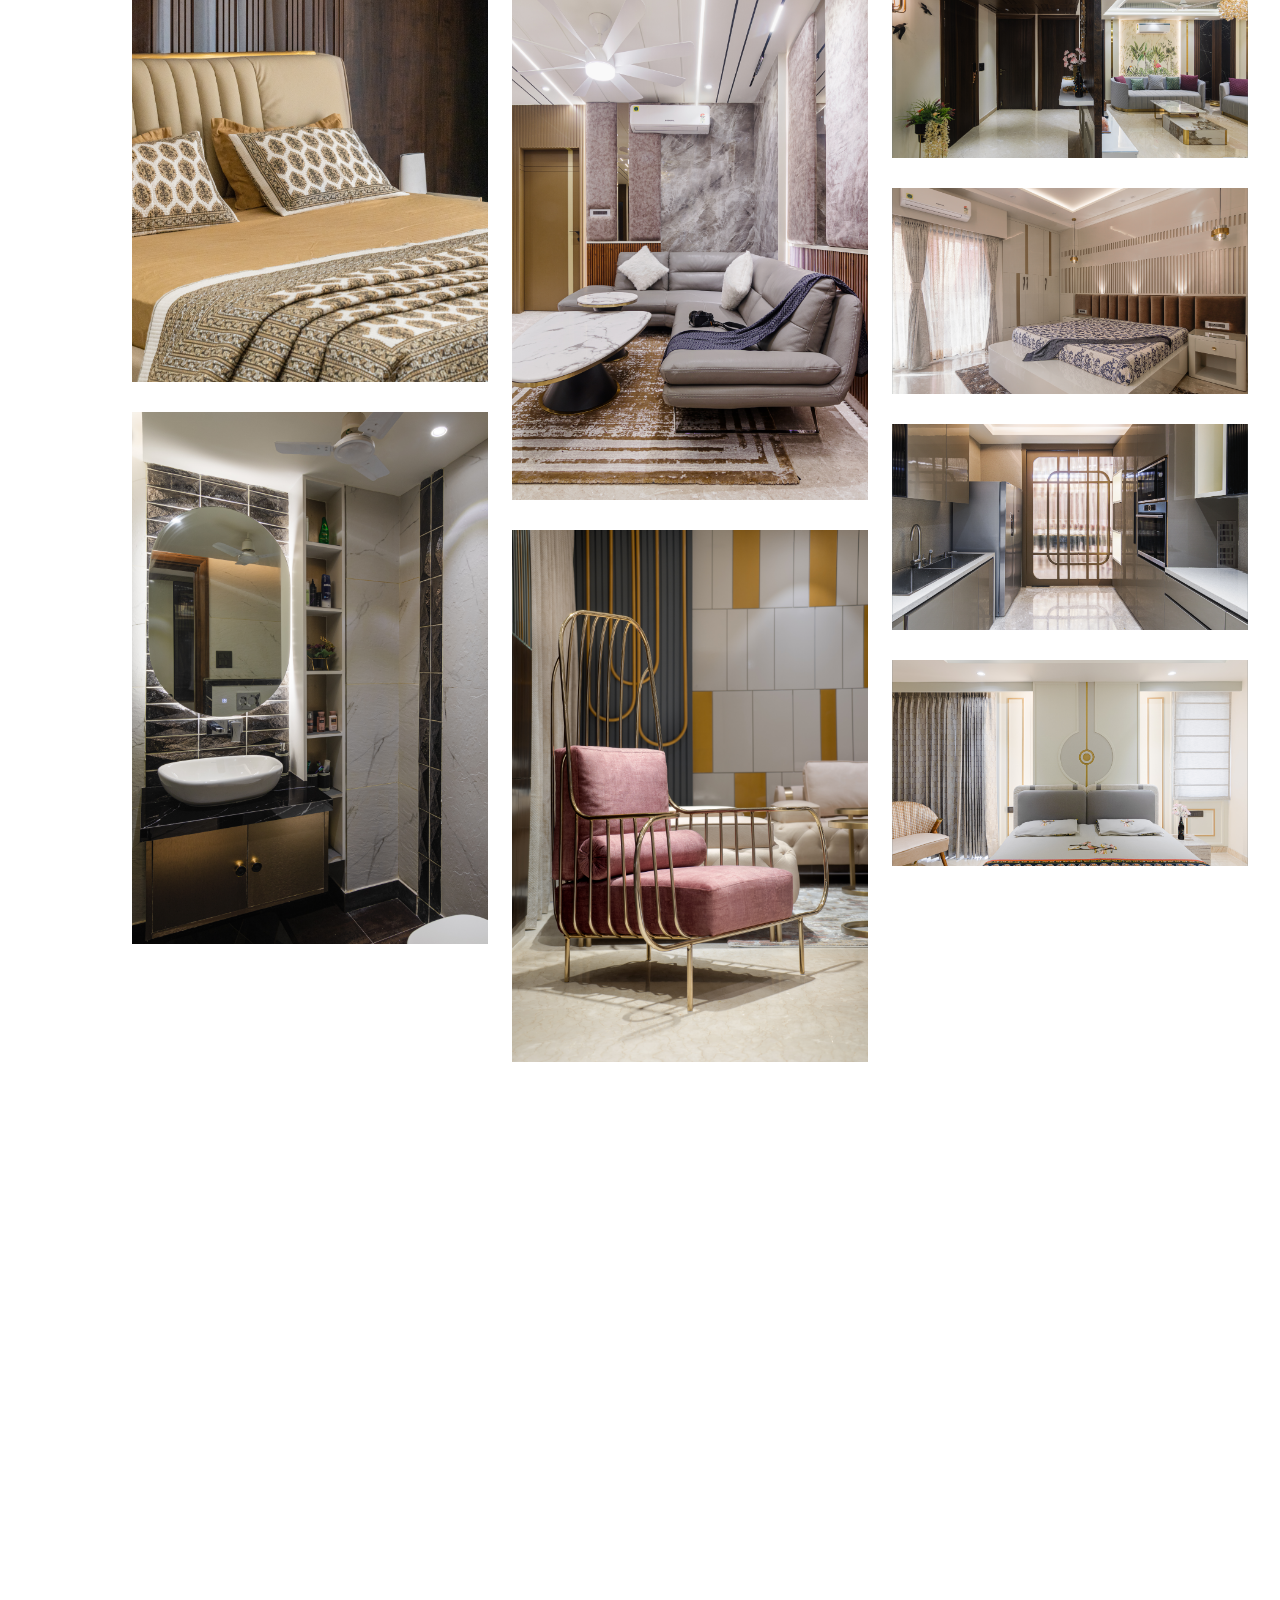
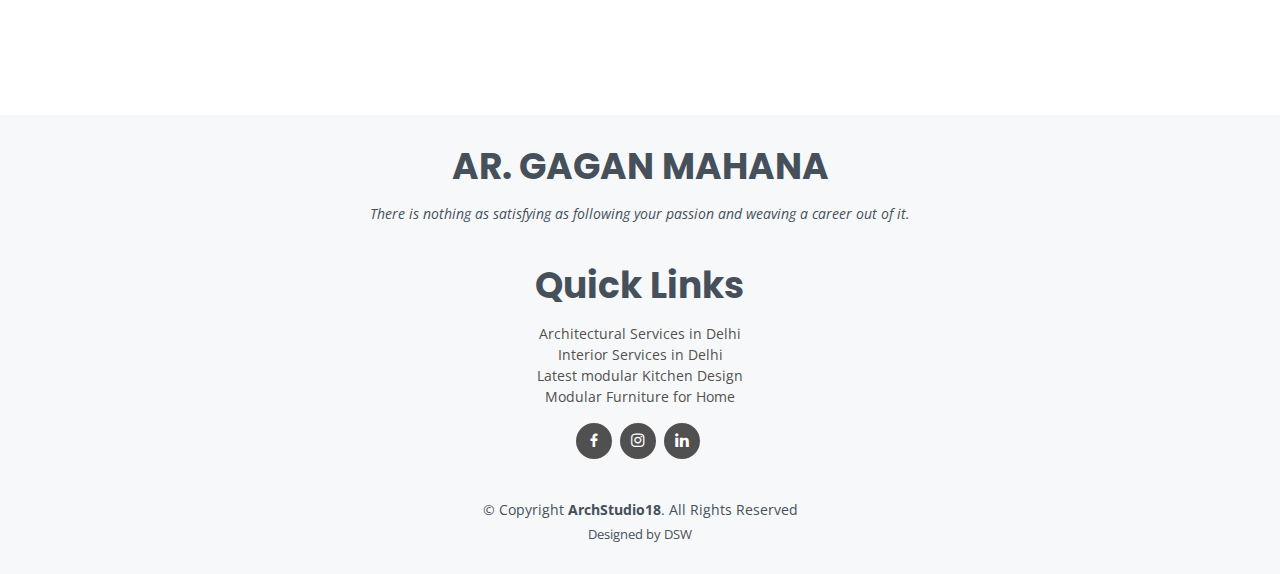
<file: portfolio.html>
<!DOCTYPE html>
<html lang="en">

<head>
    <meta charset="utf-8">
    <meta content="width=device-width, initial-scale=1.0" name="viewport">

    <title>ArchStudio18</title>
    <meta content="" name="description">
    <meta content="" name="keywords">

    <!-- Favicons -->
    <link href="assets/img/favicon.png" rel="icon">
    <link href="assets/img/apple-touch-icon.png" rel="apple-touch-icon">

    <!-- Google Fonts -->
    <link
        href="https://fonts.googleapis.com/css?family=Open+Sans:300,300i,400,400i,600,600i,700,700i|Raleway:300,300i,400,400i,500,500i,600,600i,700,700i|Poppins:300,300i,400,400i,500,500i,600,600i,700,700i"
        rel="stylesheet">

    <!-- Vendor CSS Files -->
    <link href="assets/vendor/aos/aos.css" rel="stylesheet">
    <link href="assets/vendor/bootstrap/css/bootstrap.min.css" rel="stylesheet">
    <link href="assets/vendor/bootstrap-icons/bootstrap-icons.css" rel="stylesheet">
    <link href="assets/vendor/boxicons/css/boxicons.min.css" rel="stylesheet">
    <link href="assets/vendor/glightbox/css/glightbox.min.css" rel="stylesheet">
    <link href="assets/vendor/swiper/swiper-bundle.min.css" rel="stylesheet">

    <!-- Template Main CSS File -->
    <link href="assets/css/style.css" rel="stylesheet">


</head>

<body>

    <!-- ======= Mobile nav toggle button ======= -->
    <!-- <button type="button" class="mobile-nav-toggle d-xl-none"><i class="bi bi-list mobile-nav-toggle"></i></button> -->
    <i class="bi bi-list mobile-nav-toggle d-lg-none"></i>
    <!-- ======= Header ======= -->
    <header id="header" class="d-flex flex-column justify-content-center">

        <nav id="navbar" class="navbar nav-menu">
            <ul>
                <li><a href="index.html" class="nav-link scrollto "><i class="bx bx-home"></i> <span>Home</span></a>
                </li>
                <li><a href="about.html" class="nav-link scrollto"><i class="bx bx-user"></i> <span>About US</span></a>
                </li>
                <li><a href="founder.html" class="nav-link scrollto"><i class="bx bx-file-blank"></i> <span>Principal
                            Designer</span></a>
                </li>
                <li><a href="portfolio.html" class="nav-link scrollto"><i class="bx bx-book-content"></i>
                        <span>Portfolio</span></a>
                </li>
                </li>
                <li><a href="contactUs.html" class="nav-link scrollto active"><i class="bx bx-envelope"></i>
                        <span>Contact</span></a></li>
                <li><a href="https://wa.me/918586888860" target="_blank" class="nav-link scrollto active"><i
                            class="bi bi-whatsapp"></i>
                        <span>Whatsapp</span></a></li>
            </ul>
        </nav><!-- .nav-menu -->

    </header><!-- End Header -->


    <main id="main">

        <!-- ======= Portfolio Section ======= -->
        <section id="portfolio" class="portfolio section-bg">
            <div class="container" data-aos="fade-up">

                <div class="section-title">
                    <h2>Projects</h2>
                    <h3>Ensuring Your Dream Home Stands Out</h3>
                    <p>There is nothing as satisfying as following your passion and weaving a career out of it.</p>
                </div>
                <div class="row portfolio-container" data-aos="fade-up" data-aos-delay="200">
                    <div class="col-lg-4 col-md-6 portfolio-item filter-app">
                        <div class="portfolio-wrap">
                            <img src="assets/img/portfolio/portfolio-1.jpg" class="img-fluid" alt="">
                            <div class="portfolio-info">
                                <div class="portfolio-links">
                                    <a href="assets/img/portfolio/portfolio-1.jpg" data-gallery="portfolioGallery"
                                        class="portfolio-lightbox" title="App 1"><i class="bx bx-plus"></i></a>

                                </div>
                            </div>
                        </div>
                    </div>

                    <div class="col-lg-4 col-md-6 portfolio-item filter-web">
                        <div class="portfolio-wrap">
                            <img src="assets/img/portfolio/portfolio-2.jpg" class="img-fluid" alt="">
                            <div class="portfolio-info">
                                <div class="portfolio-links">
                                    <a href="assets/img/portfolio/portfolio-2.jpg" data-gallery="portfolioGallery"
                                        class="portfolio-lightbox" title="Web 3"><i class="bx bx-plus"></i></a>

                                </div>
                            </div>
                        </div>
                    </div>

                    <div class="col-lg-4 col-md-6 portfolio-item filter-app">
                        <div class="portfolio-wrap">
                            <img src="assets/img/portfolio/portfolio-3.jpg" class="img-fluid" alt="">
                            <div class="portfolio-info">
                                <div class="portfolio-links">
                                    <a href="assets/img/portfolio/portfolio-3.jpg" data-gallery="portfolioGallery"
                                        class="portfolio-lightbox" title="App 2"><i class="bx bx-plus"></i></a>

                                </div>
                            </div>
                        </div>
                    </div>

                    <div class="col-lg-4 col-md-6 portfolio-item filter-card">
                        <div class="portfolio-wrap">
                            <img src="assets/img/portfolio/portfolio-4.jpg" class="img-fluid" alt="">
                            <div class="portfolio-info">
                                <div class="portfolio-links">
                                    <a href="assets/img/portfolio/portfolio-4.jpg" data-gallery="portfolioGallery"
                                        class="portfolio-lightbox" title="Card 2"><i class="bx bx-plus"></i></a>

                                </div>
                            </div>
                        </div>
                    </div>

                    <div class="col-lg-4 col-md-6 portfolio-item filter-web">
                        <div class="portfolio-wrap">
                            <img src="assets/img/portfolio/portfolio-5.jpg" class="img-fluid" alt="">
                            <div class="portfolio-info">
                                <div class="portfolio-links">
                                    <a href="assets/img/portfolio/portfolio-5.jpg" data-gallery="portfolioGallery"
                                        class="portfolio-lightbox" title="Web 2"><i class="bx bx-plus"></i></a>

                                </div>
                            </div>
                        </div>
                    </div>

                    <div class="col-lg-4 col-md-6 portfolio-item filter-app">
                        <div class="portfolio-wrap">
                            <img src="assets/img/portfolio/portfolio-6.jpg" class="img-fluid" alt="">
                            <div class="portfolio-info">
                                <div class="portfolio-links">
                                    <a href="assets/img/portfolio/portfolio-6.jpg" data-gallery="portfolioGallery"
                                        class="portfolio-lightbox" title="App 3"><i class="bx bx-plus"></i></a>

                                </div>
                            </div>
                        </div>
                    </div>

                    <div class="col-lg-4 col-md-6 portfolio-item filter-card">
                        <div class="portfolio-wrap">
                            <img src="assets/img/portfolio/portfolio-7.jpg" class="img-fluid" alt="">
                            <div class="portfolio-info">
                                <h4>Card 1</h4>
                                <p>Card</p>
                                <div class="portfolio-links">
                                    <a href="assets/img/portfolio/portfolio-7.jpg" data-gallery="portfolioGallery"
                                        class="portfolio-lightbox" title="Card 1"><i class="bx bx-plus"></i></a>

                                </div>
                            </div>
                        </div>
                    </div>
                    <div class="col-lg-4 col-md-6 portfolio-item filter-web">
                        <div class="portfolio-wrap">
                            <img src="assets/img/portfolio/portfolio-17.png" class="img-fluid" alt="">
                            <div class="portfolio-info">
                                <div class="portfolio-links">
                                    <a href="assets/img/portfolio/portfolio-17.png" data-gallery="portfolioGallery"
                                        class="portfolio-lightbox" title="Web 2"><i class="bx bx-plus"></i></a>

                                </div>
                            </div>
                        </div>
                    </div>

                    <div class="col-lg-4 col-md-6 portfolio-item filter-card">
                        <div class="portfolio-wrap">
                            <img src="assets/img/portfolio/portfolio-8.jpg" class="img-fluid" alt="">
                            <div class="portfolio-info">
                                <div class="portfolio-links">
                                    <a href="assets/img/portfolio/portfolio-8.jpg" data-gallery="portfolioGallery"
                                        class="portfolio-lightbox" title="Card 3"><i class="bx bx-plus"></i></a>

                                </div>
                            </div>
                        </div>
                    </div>

                    <div class="col-lg-4 col-md-6 portfolio-item filter-web">
                        <div class="portfolio-wrap">
                            <img src="assets/img/portfolio/portfolio-9.jpg" class="img-fluid" alt="">
                            <div class="portfolio-info">
                                <div class="portfolio-links">
                                    <a href="assets/img/portfolio/portfolio-9.jpg" data-gallery="portfolioGallery"
                                        class="portfolio-lightbox" title="Web 3"><i class="bx bx-plus"></i></a>

                                </div>
                            </div>
                        </div>
                    </div>
                    <div class="col-lg-4 col-md-6 portfolio-item filter-web">
                        <div class="portfolio-wrap">
                            <img src="assets/img/portfolio/portfolio-10.png" class="img-fluid" alt="">
                            <div class="portfolio-info">
                                <div class="portfolio-links">
                                    <a href="assets/img/portfolio/portfolio-10.png" data-gallery="portfolioGallery"
                                        class="portfolio-lightbox" title="Web 3"><i class="bx bx-plus"></i></a>

                                </div>
                            </div>
                        </div>
                    </div>
                    <div class="col-lg-4 col-md-6 portfolio-item filter-web">
                        <div class="portfolio-wrap">
                            <img src="assets/img/portfolio/portfolio-14.png" class="img-fluid" alt="">
                            <div class="portfolio-info">
                                <div class="portfolio-links">
                                    <a href="assets/img/portfolio/portfolio-5.jpg" data-gallery="portfolioGallery"
                                        class="portfolio-lightbox" title="Web 2"><i class="bx bx-plus"></i></a>

                                </div>
                            </div>
                        </div>
                    </div>
                    <div class="col-lg-4 col-md-6 portfolio-item filter-card">
                        <div class="portfolio-wrap">
                            <img src="assets/img/portfolio/portfolio-11.png" class="img-fluid" alt="">
                            <div class="portfolio-info">
                                <div class="portfolio-links">
                                    <a href="assets/img/portfolio/portfolio-11.png" data-gallery="portfolioGallery"
                                        class="portfolio-lightbox" title="Card 3"><i class="bx bx-plus"></i></a>

                                </div>
                            </div>
                        </div>
                    </div>
                    <div class="col-lg-4 col-md-6 portfolio-item filter-web">
                        <div class="portfolio-wrap">
                            <img src="assets/img/portfolio/portfolio-16.png" class="img-fluid" alt="">
                            <div class="portfolio-info">
                                <div class="portfolio-links">
                                    <a href="assets/img/portfolio/portfolio-16.png" data-gallery="portfolioGallery"
                                        class="portfolio-lightbox" title="Web 2"><i class="bx bx-plus"></i></a>

                                </div>
                            </div>
                        </div>
                    </div>
                    <div class="col-lg-4 col-md-6 portfolio-item filter-app">
                        <div class="portfolio-wrap">
                            <img src="assets/img/portfolio/portfolio-12.png" class="img-fluid" alt="">
                            <div class="portfolio-info">
                                <div class="portfolio-links">
                                    <a href="assets/img/portfolio/portfolio-12.png" data-gallery="portfolioGallery"
                                        class="portfolio-lightbox" title="App 3"><i class="bx bx-plus"></i></a>

                                </div>
                            </div>
                        </div>
                    </div>
                    <div class="col-lg-4 col-md-6 portfolio-item filter-web">
                        <div class="portfolio-wrap">
                            <img src="assets/img/portfolio/portfolio-15.png" class="img-fluid" alt="">
                            <div class="portfolio-info">
                                <div class="portfolio-links">
                                    <a href="assets/img/portfolio/portfolio-15.png" data-gallery="portfolioGallery"
                                        class="portfolio-lightbox" title="Web 2"><i class="bx bx-plus"></i></a>

                                </div>
                            </div>
                        </div>
                    </div>
                    <div class="col-lg-4 col-md-6 portfolio-item filter-web">
                        <div class="portfolio-wrap">
                            <img src="assets/img/portfolio/portfolio-18.png" class="img-fluid" alt="">
                            <div class="portfolio-info">
                                <div class="portfolio-links">
                                    <a href="assets/img/portfolio/portfolio-18.png" data-gallery="portfolioGallery"
                                        class="portfolio-lightbox" title="Web 2"><i class="bx bx-plus"></i></a>

                                </div>
                            </div>
                        </div>
                    </div>
                    <div class="col-lg-4 col-md-6 portfolio-item filter-web">
                        <div class="portfolio-wrap">
                            <img src="assets/img/portfolio/portfolio-13.png" class="img-fluid" alt="">
                            <div class="portfolio-info">
                                <div class="portfolio-links">
                                    <a href="assets/img/portfolio/portfolio-13.png" data-gallery="portfolioGallery"
                                        class="portfolio-lightbox" title="Web 2"><i class="bx bx-plus"></i></a>

                                </div>
                            </div>
                        </div>
                    </div>
                    <div class="col-lg-4 col-md-6 portfolio-item filter-web">
                        <div class="portfolio-wrap">
                            <img src="assets/img/portfolio/portfolio-20.png" class="img-fluid" alt="">
                            <div class="portfolio-info">
                                <div class="portfolio-links">
                                    <a href="assets/img/portfolio/portfolio-20.png" data-gallery="portfolioGallery"
                                        class="portfolio-lightbox" title="Web 2"><i class="bx bx-plus"></i></a>
                                </div>
                            </div>
                        </div>
                    </div>

                </div>
            </div>
        </section><!-- End Portfolio Section -->

        <!-- ======= Contact Section ======= -->
        <section id="contact" class="contact">
            <div class="container" data-aos="fade-up">

                <div class="section-title">
                    <h2>Contact</h2>
                </div>

                <div class="row mt-1">

                    <div class="col-lg-4">
                        <div class="info">
                            <div class="address">
                                <i class="bi bi-geo-alt"></i>
                                <h4>Location:</h4>
                                <p>Block F, Mansarover Garden, Delhi, 110015</p>
                            </div>

                            <div class="email">
                                <i class="bi bi-envelope"></i>
                                <h4>Email:</h4>
                                <p>archstudiode18@gmail.com</p>
                            </div>

                            <div class="phone">
                                <i class="bi bi-phone"></i>
                                <h4>Call:</h4>
                                <p>+91-8586888860</p>
                            </div>

                        </div>

                    </div>

                    <div class="col-lg-8 mt-5 mt-lg-0">

                        <form action="forms/contact.php" method="post" role="form" class="php-email-form">
                            <div class="row">
                                <div class="col-md-6 form-group">
                                    <input type="text" name="name" class="form-control" id="name"
                                        placeholder="Your Name" required>
                                </div>
                                <div class="col-md-6 form-group mt-3 mt-md-0">
                                    <input type="email" class="form-control" name="email" id="email"
                                        placeholder="Your Email" required>
                                </div>
                            </div>
                            <div class="form-group mt-3">
                                <input type="text" class="form-control" name="subject" id="subject"
                                    placeholder="Subject" required>
                            </div>
                            <div class="form-group mt-3">
                                <textarea class="form-control" name="message" rows="5" placeholder="Message"
                                    required></textarea>
                            </div>
                            <div class="my-3">
                                <div class="loading">Loading</div>
                                <div class="error-message"></div>
                                <div class="sent-message">Your message has been sent. Thank you!</div>
                            </div>
                            <div class="text-center"><button type="submit">Send Message</button></div>
                        </form>

                    </div>

                </div>

            </div>
        </section><!-- End Contact Section -->

    </main><!-- End #main -->

    <!-- ======= Footer ======= -->
    <!-- ======= Footer ======= -->
    <footer id="footer">
        <div class="container">
            <h3>AR. GAGAN MAHANA</h3>
            <p>There is nothing as satisfying as following your passion and weaving a career out of it.</p>
            <div class="col-lg-4 d-flex flex-column align-items-center justify-content-center" style="margin: 1rem auto;">
                <h3>Quick Links</h3>
                <a href="architectural-services-in-delhi.html">Architectural Services in Delhi</a>
                <a href="interior-services-in-delhi.html">Interior Services in Delhi</a>
                <a href="latest-modular-kitchen-design.html">Latest modular Kitchen Design</a>
                <a href="modular-furniture-for-home.html">Modular Furniture for Home</a>
            </div>
            <div class="social-links">
                <a href="#" class="facebook"><i class="bx bxl-facebook"></i></a>
                <a href="https://www.instagram.com/archstudio_18/ " class="instagram"><i
                        class="bx bxl-instagram"></i></a>
                <a href="#" class="linkedin"><i class="bx bxl-linkedin"></i></a>
            </div>
            <div class="copyright">
                &copy; Copyright <strong><span>ArchStudio18</span></strong>. All Rights Reserved
            </div>
            <div class="credits">
                Designed by <a href="https://digitalScoreweb.com/">DSW</a>
            </div>
        </div>
    </footer><!-- End Footer --><!-- End Footer -->


    <a href="#" class="back-to-top d-flex align-items-center justify-content-center"><i
            class="bi bi-arrow-up-short"></i></a>

    <!-- Vendor JS Files -->
    <script src="assets/vendor/purecounter/purecounter_vanilla.js"></script>
    <script src="assets/vendor/aos/aos.js"></script>
    <script src="assets/vendor/bootstrap/js/bootstrap.bundle.min.js"></script>
    <script src="assets/vendor/glightbox/js/glightbox.min.js"></script>
    <script src="assets/vendor/isotope-layout/isotope.pkgd.min.js"></script>
    <script src="assets/vendor/swiper/swiper-bundle.min.js"></script>
    <script src="assets/vendor/typed.js/typed.umd.js"></script>
    <script src="assets/vendor/waypoints/noframework.waypoints.js"></script>
    <script src="assets/vendor/php-email-form/validate.js"></script>

    <!-- Template Main JS File -->
    <script src="assets/js/main.js"></script>

</body>

</html>
</file>
<file: assets/css/style.css>
body {
  font-family: "Open Sans", sans-serif;
  color: #272829;
}

a {
  color: #505050;
  text-decoration: none;
}

a:hover {
  color: #067ded;
  text-decoration: none;
}

h1,
h2,
h3,
h4,
h5,
h6 {
  font-family: "Raleway", sans-serif;
}

/*--------------------------------------------------------------
# Back to top button
--------------------------------------------------------------*/
.back-to-top {
  position: fixed;
  visibility: hidden;
  opacity: 0;
  right: 15px;
  bottom: 15px;
  z-index: 996;
  background: #505050;
  width: 40px;
  height: 40px;
  border-radius: 50px;
  transition: all 0.4s;
}

.back-to-top i {
  font-size: 28px;
  color: #fff;
  line-height: 0;
}

.back-to-top:hover {
  background: #0678e3;
  color: #fff;
}

.back-to-top.active {
  visibility: visible;
  opacity: 1;
}

/*--------------------------------------------------------------
# Preloader
--------------------------------------------------------------*/
#preloader {
  position: fixed;
  top: 0;
  left: 0;
  right: 0;
  bottom: 0;
  z-index: 9999;
  overflow: hidden;
  background: #fff;
}

#preloader:before {
  content: "";
  position: fixed;
  top: calc(50% - 30px);
  left: calc(50% - 30px);
  border: 6px solid #505050;
  border-top-color: #fff;
  border-bottom-color: #fff;
  border-radius: 50%;
  width: 60px;
  height: 60px;
  animation: animate-preloader 1s linear infinite;
}

@keyframes animate-preloader {
  0% {
    transform: rotate(0deg);
  }

  100% {
    transform: rotate(360deg);
  }
}

/*--------------------------------------------------------------
# Disable aos animation delay on mobile devices
--------------------------------------------------------------*/
@media screen and (max-width: 768px) {
  [data-aos-delay] {
    transition-delay: 0 !important;
  }
}

/*--------------------------------------------------------------
# Header
--------------------------------------------------------------*/
#header {
  position: fixed;
  top: 0;
  left: 0;
  bottom: 0;
  z-index: 9997;
  transition: all 0.5s;
  padding: 15px;
  overflow-y: auto;
}

@media (max-width: 991px) {
  #header {
    width: 300px;
    background: #fff;
    border-right: 1px solid #e6e9ec;
    left: -300px;
  }
}

@media (min-width: 991px) {
  #main {
    margin-left: 100px;
  }
}

/*--------------------------------------------------------------
# Navigation Menu
--------------------------------------------------------------*/
/**
* Desktop Navigation 
*/
.nav-menu {
  padding: 0;
  display: block;
}

.nav-menu * {
  margin: 0;
  padding: 0;
  list-style: none;
}

.nav-menu>ul>li {
  position: relative;
  white-space: nowrap;
}

.nav-menu a,
.nav-menu a:focus {
  display: flex;
  align-items: center;
  color: #45505b;
  padding: 10px 18px;
  margin-bottom: 8px;
  transition: 0.3s;
  font-size: 15px;
  border-radius: 50px;
  background: #f2f3f5;
  height: 56px;
  width: 100%;
  overflow: hidden;
  transition: 0.3s;
}

.nav-menu a i,
.nav-menu a:focus i {
  font-size: 20px;
}

.nav-menu a span,
.nav-menu a:focus span {
  padding: 0 5px 0 7px;
  color: #45505b;
}

@media (min-width: 992px) {

  .nav-menu a,
  .nav-menu a:focus {
    width: 56px;
  }

  .nav-menu a span,
  .nav-menu a:focus span {
    display: none;
    color: #fff;
  }
}

.nav-menu a:hover,
.nav-menu .active,
.nav-menu .active:focus,
.nav-menu li:hover>a {
  color: #fff;
  background: #505050;
}

.nav-menu a:hover span,
.nav-menu .active span,
.nav-menu .active:focus span,
.nav-menu li:hover>a span {
  color: #fff;
}

.nav-menu a:hover,
.nav-menu li:hover>a {
  width: 100%;
  color: #fff;
}

.nav-menu a:hover span,
.nav-menu li:hover>a span {
  display: block;
}

/**
* Mobile Navigation 
*/
.mobile-nav-toggle {
  position: fixed;
  right: 10px;
  top: 10px;
  z-index: 9998;
  border: 0;
  background: none;
  font-size: 28px;
  transition: all 0.4s;
  outline: none !important;
  line-height: 0;
  cursor: pointer;
  border-radius: 50px;
  padding: 5px;
}

.mobile-nav-toggle i {
  color: #45505b;
}

.mobile-nav-active {
  overflow: hidden;
}

.mobile-nav-active #header {
  left: 0;
}

.mobile-nav-active .mobile-nav-toggle {
  color: #fff;
  background-color: #505050;
}

/*--------------------------------------------------------------
# Hero Section
--------------------------------------------------------------*/
#hero {
  width: 100%;
  height: 100vh;
  background: url("../img/hero-bg.jpg") top right no-repeat;
  background-size: cover;
  position: relative;
}

@media (min-width: 992px) {
  #hero {
    padding-left: 160px;
  }
}

#hero:before {
  content: "";
  /* background: rgba(255, 255, 255, 0.8); */
  position: absolute;
  bottom: 0;
  top: 0;
  left: 0;
  right: 0;
}

#hero h1 {
  margin: 0;
  font-size: 64px;
  font-weight: 700;
  line-height: 56px;
  color: #45505b;
}

#hero p {
  color: #45505b;
  margin: 15px 0 0 0;
  font-size: 26px;
  font-family: "Poppins", sans-serif;
}

#hero p span {
  color: #505050;
  letter-spacing: 1px;
}

#hero .social-links {
  margin-top: 30px;
}

#hero .social-links a {
  font-size: 24px;
  display: inline-block;
  color: #45505b;
  line-height: 1;
  margin-right: 20px;
  transition: 0.3s;
}

#hero .social-links a:hover {
  color: #505050;
}

@media (max-width: 992px) {
  #hero {
    text-align: center;
  }

  #hero h1 {
    font-size: 32px;
    line-height: 36px;
  }

  #hero p {
    margin-top: 10px;
    font-size: 20px;
    line-height: 24px;
  }
}

/* hero-Asd */

#hero-Asd {
  width: 100%;
  height: 60vh;
  background: url("../img/architecturalWebsite.png") top right no-repeat;
  background-size: cover;
  position: relative;
}

@media (min-width: 992px) {
  #hero-Asd {
    padding-left: 160px;
  }
}

#hero-Asd:before {
  content: "";
  /* background: rgba(255, 255, 255, 0.8); */
  position: absolute;
  bottom: 0;
  top: 0;
  left: 0;
  right: 0;
}

#hero-Asd h1 {
  margin: 0;
  font-size: 64px;
  font-weight: 700;
  line-height: 56px;
  color: #45505b;
}
#hero-Asd h2 {
  margin: 0;
  font-size: 32px;
  font-weight: 700;
  line-height: 34px;
  color: #f3f9ff;
}

#hero-Asd p {
  color: #ffffff;
  margin: 15px 0 0 0;
  font-size: 26px;
  font-family: "Poppins", sans-serif;
}

#hero-Asd p span {
  color: #ffffff;
  letter-spacing: 1px;
}

#hero-Asd .social-links {
  margin-top: 30px;
}

#hero-Asd .social-links a {
  font-size: 24px;
  display: inline-block;
  color: #ffffff;
  line-height: 1;
  margin-right: 20px;
  transition: 0.3s;
}

#hero-Asd .social-links a:hover {
  color: #ffffff;
}

@media (max-width: 992px) {
  #hero-Asd {
    text-align: center;
  }

  #hero-Asd h1 {
    font-size: 32px;
    line-height: 36px;
  }

  #hero-Asd p {
    margin-top: 10px;
    font-size: 20px;
    line-height: 24px;
  }
}
/* Interior Service page */

#hero-int {
  width: 100%;
  height: 60vh;
  background: url("../img/ser-1.png") top right no-repeat;
  background-size: cover;
  position: relative;
}

@media (min-width: 992px) {
  #hero-int {
    padding-left: 160px;
  }
}

#hero-int:before {
  content: "";
  /* background: rgba(255, 255, 255, 0.8); */
  position: absolute;
  bottom: 0;
  top: 0;
  left: 0;
  right: 0;
}

#hero-int h1 {
  margin: 0;
  font-size: 64px;
  font-weight: 700;
  line-height: 56px;
  color: #45505b;
}
#hero-int h2 {
  margin: 0;
  font-size: 32px;
  font-weight: 700;
  line-height: 34px;
  color: #f3f9ff;
}

#hero-int p {
  color: #ffffff;
  margin: 15px 0 0 0;
  font-size: 26px;
  font-family: "Poppins", sans-serif;
}

#hero-int p span {
  color: #ffffff;
  letter-spacing: 1px;
}

#hero-int .social-links {
  margin-top: 30px;
}

#hero-int .social-links a {
  font-size: 24px;
  display: inline-block;
  color: #ffffff;
  line-height: 1;
  margin-right: 20px;
  transition: 0.3s;
}

#hero-int .social-links a:hover {
  color: #999999;
}

@media (max-width: 992px) {
  #hero-int {
    text-align: center;
  }

  #hero-int h1 {
    font-size: 32px;
    line-height: 36px;
  }

  #hero-int p {
    margin-top: 10px;
    font-size: 20px;
    line-height: 24px;
  }
}
/* Modular kitchen */

#hero-mod {
  width: 100%;
  height: 60vh;
  background: url("../img/modularKitchen.png") top right no-repeat;
  background-size: cover;
  position: relative;
}

@media (min-width: 992px) {
  #hero-mod {
    padding-left: 160px;
  }
}

#hero-mod:before {
  content: "";
  /* background: rgba(255, 255, 255, 0.8); */
  position: absolute;
  bottom: 0;
  top: 0;
  left: 0;
  right: 0;
}

#hero-mod h1 {
  margin: 0;
  font-size: 64px;
  font-weight: 700;
  line-height: 56px;
  color: #45505b;
}
#hero-mod h2 {
  margin: 0;
  font-size: 32px;
  font-weight: 700;
  line-height: 34px;
  color: #f3f9ff;
}

#hero-mod p {
  color: #ffffff;
  margin: 15px 0 0 0;
  font-size: 26px;
  font-family: "Poppins", sans-serif;
}

#hero-mod p span {
  color: #ffffff;
  letter-spacing: 1px;
}

#hero-mod .social-links {
  margin-top: 30px;
}

#hero-mod .social-links a {
  font-size: 24px;
  display: inline-block;
  color: #ffffff;
  line-height: 1;
  margin-right: 20px;
  transition: 0.3s;
}

#hero-mod .social-links a:hover {
  color: #999999;
}

@media (max-width: 992px) {
  #hero-mod {
    text-align: center;
  }

  #hero-mod h1 {
    font-size: 32px;
    line-height: 36px;
  }

  #hero-mod p {
    margin-top: 10px;
    font-size: 20px;
    line-height: 24px;
  }
}
/* hero- modular furniture */
#hero-fur {
  width: 100%;
  height: 60vh;
  background: url("../img/furniture.png") top right no-repeat;
  background-size: cover;
  position: relative;
}

@media (min-width: 992px) {
  #hero-fur {
    padding-left: 160px;
  }
}

#hero-fur:before {
  content: "";
  /* background: rgba(255, 255, 255, 0.8); */
  position: absolute;
  bottom: 0;
  top: 0;
  left: 0;
  right: 0;
}

#hero-fur h1 {
  margin: 0;
  font-size: 64px;
  font-weight: 700;
  line-height: 56px;
  color: #45505b;
}
#hero-fur h2 {
  margin: 0;
  font-size: 32px;
  font-weight: 700;
  line-height: 34px;
  color: #f3f9ff;
}

#hero-fur p {
  color: #ffffff;
  margin: 15px 0 0 0;
  font-size: 26px;
  font-family: "Poppins", sans-serif;
}

#hero-fur p span {
  color: #ffffff;
  letter-spacing: 1px;
}

#hero-fur .social-links {
  margin-top: 30px;
}

#hero-fur .social-links a {
  font-size: 24px;
  display: inline-block;
  color: #ffffff;
  line-height: 1;
  margin-right: 20px;
  transition: 0.3s;
}

#hero-fur .social-links a:hover {
  color: #999999;
}

@media (max-width: 992px) {
  #hero-fur {
    text-align: center;
  }

  #hero-fur h1 {
    font-size: 32px;
    line-height: 36px;
  }

  #hero-fur p {
    margin-top: 10px;
    font-size: 20px;
    line-height: 24px;
  }
}


/* hero-A */
#hero-A {
  width: 100%;
  height: 100vh;
  background: url("../img/bg.jpg") top right no-repeat;
  background-size: cover;
  position: relative;
}

@media (min-width: 992px) {
  #hero-A {
    padding-left: 160px;
  }
}

#hero-A:before {
  content: "";
  /* background: rgba(255, 255, 255, 0.8); */
  position: absolute;
  bottom: 0;
  top: 0;
  left: 0;
  right: 0;
}

#hero-A h1 {
  margin: 0;
  font-size: 64px;
  font-weight: 700;
  line-height: 56px;
  color: #45505b;
}

#hero-A p {
  color: #45505b;
  margin: 15px 0 0 0;
  font-size: 26px;
  font-family: "Poppins", sans-serif;
}

#hero-A p span {
  color: #505050;
  letter-spacing: 1px;
}

#hero-A .social-links {
  margin-top: 30px;
}

#hero-A .social-links a {
  font-size: 24px;
  display: inline-block;
  color: #45505b;
  line-height: 1;
  margin-right: 20px;
  transition: 0.3s;
}

#hero-A .social-links a:hover {
  color: #505050;
}

@media (max-width: 992px) {
  #hero-A {
    text-align: center;
  }

  #hero-A h1 {
    font-size: 32px;
    line-height: 36px;
  }

  #hero-A p {
    margin-top: 10px;
    font-size: 20px;
    line-height: 24px;
  }
}

/*--------------------------------------------------------------
# Sections General
--------------------------------------------------------------*/
section {
  padding: 60px 0;
  overflow: hidden;
}

.section-title {
  text-align: center;
  padding-bottom: 30px;
}

.section-title h2 {
  font-size: 32px;
  font-weight: bold;
  text-transform: uppercase;
  margin-bottom: 20px;
  padding-bottom: 20px;
  position: relative;
  color: #45505b;
}

.section-title h2::before {
  content: "";
  position: absolute;
  display: block;
  width: 120px;
  height: 1px;
  background: #ddd;
  bottom: 1px;
  left: calc(50% - 60px);
}

.section-title h2::after {
  content: "";
  position: absolute;
  display: block;
  width: 40px;
  height: 3px;
  background: #505050;
  bottom: 0;
  left: calc(50% - 20px);
}

.section-title p {
  margin-bottom: 0;
}

/*--------------------------------------------------------------
# About
--------------------------------------------------------------*/
.about .content h3 {
  font-weight: 700;
  font-size: 26px;
  color: #728394;
}

.about .content ul {
  list-style: none;
  padding: 0;
}

.about .content ul li {
  margin-bottom: 20px;
  display: flex;
  align-items: center;
}

.about .content ul strong {
  margin-right: 10px;
}

.about .content ul i {
  font-size: 16px;
  margin-right: 5px;
  color: #505050;
  line-height: 0;
}

.about .content p:last-child {
  margin-bottom: 0;
}

/*--------------------------------------------------------------
# Facts
--------------------------------------------------------------*/
.facts .count-box {
  padding: 30px 30px 25px 30px;
  margin-top: 30px;
  width: 100%;
  position: relative;
  text-align: center;
  background: #fff;
}

.facts .count-box i {
  position: absolute;
  top: -25px;
  left: 50%;
  transform: translateX(-50%);
  font-size: 24px;
  background: #505050;
  color: #fff;
  border-radius: 50px;
  display: inline-flex;
  align-items: center;
  justify-content: center;
  width: 48px;
  height: 48px;
}

.facts .count-box span {
  font-size: 36px;
  display: block;
  font-weight: 600;
  color: #011426;
}

.facts .count-box p {
  padding: 0;
  margin: 0;
  font-family: "Raleway", sans-serif;
  font-size: 14px;
}

/*--------------------------------------------------------------
# Akills
--------------------------------------------------------------*/
.skills .progress {
  height: 60px;
  display: block;
  background: none;
  border-radius: 0;
}

.skills .progress .skill {
  padding: 10px 0;
  margin: 0;
  text-transform: uppercase;
  display: block;
  font-weight: 600;
  font-family: "Poppins", sans-serif;
  color: #45505b;
}

.skills .progress .skill .val {
  float: right;
  font-style: normal;
}

.skills .progress-bar-wrap {
  background: #f2f3f5;
}

.skills .progress-bar {
  width: 1px;
  height: 10px;
  transition: 0.9s;
  background-color: #505050;
}

/*--------------------------------------------------------------
# Resume
--------------------------------------------------------------*/
.v-img {
  background: no-repeat cover;
}

.resume .resume-title {
  font-size: 26px;
  font-weight: 700;
  margin-top: 20px;
  margin-bottom: 20px;
  color: #45505b;
}

.resume .resume-item {
  padding: 0 0 20px 20px;
  margin-top: -2px;
  border-left: 2px solid #505050;
  position: relative;
}

.resume .resume-item h4 {
  line-height: 18px;
  font-size: 18px;
  font-weight: 600;
  text-transform: uppercase;
  font-family: "Poppins", sans-serif;
  color: #505050;
  margin-bottom: 10px;
}

.resume .resume-item h5 {
  font-size: 16px;
  background: #f7f8f9;
  padding: 5px 15px;
  display: inline-block;
  font-weight: 600;
  margin-bottom: 10px;
}

.resume .resume-item ul {
  padding-left: 20px;
}

.resume .resume-item ul li {
  padding-bottom: 10px;
}

.resume .resume-item:last-child {
  padding-bottom: 0;
}

.resume .resume-item::before {
  content: "";
  position: absolute;
  width: 16px;
  height: 16px;
  border-radius: 50px;
  left: -9px;
  top: 0;
  background: #fff;
  border: 2px solid #505050;
}

/*--------------------------------------------------------------
# Portfolio
--------------------------------------------------------------*/
.portfolio .portfolio-item {
  margin-bottom: 30px;
}

.portfolio #portfolio-flters {
  padding: 0;
  margin: 0 auto 25px auto;
  list-style: none;
  text-align: center;
  background: #fff;
  border-radius: 50px;
  padding: 2px 15px;
}

.portfolio #portfolio-flters li {
  cursor: pointer;
  display: inline-block;
  padding: 10px 15px;
  font-size: 14px;
  font-weight: 600;
  line-height: 1;
  text-transform: uppercase;
  color: #272829;
  margin-bottom: 5px;
  transition: all 0.3s ease-in-out;
}

.portfolio #portfolio-flters li:hover,
.portfolio #portfolio-flters li.filter-active {
  color: #505050;
}

.portfolio #portfolio-flters li:last-child {
  margin-right: 0;
}

.portfolio .portfolio-wrap {
  transition: 0.3s;
  position: relative;
  overflow: hidden;
  z-index: 1;
  background: rgba(69, 80, 91, 0.8);
}

.portfolio .portfolio-wrap::before {
  content: "";
  background: rgba(255, 255, 255, 0.7);
  position: absolute;
  left: 30px;
  right: 30px;
  top: 30px;
  bottom: 30px;
  transition: all ease-in-out 0.3s;
  z-index: 2;
  opacity: 0;
}

.portfolio .portfolio-wrap .portfolio-info {
  opacity: 0;
  position: absolute;
  top: 0;
  left: 0;
  right: 0;
  bottom: 0;
  text-align: center;
  z-index: 3;
  transition: all ease-in-out 0.3s;
  display: flex;
  flex-direction: column;
  justify-content: center;
  align-items: center;
}

.portfolio .portfolio-wrap .portfolio-info::before {
  display: block;
  content: "";
  width: 48px;
  height: 48px;
  position: absolute;
  top: 35px;
  left: 35px;
  border-top: 3px solid #d7dce1;
  border-left: 3px solid #d7dce1;
  transition: all 0.5s ease 0s;
  z-index: 9994;
}

.portfolio .portfolio-wrap .portfolio-info::after {
  display: block;
  content: "";
  width: 48px;
  height: 48px;
  position: absolute;
  bottom: 35px;
  right: 35px;
  border-bottom: 3px solid #d7dce1;
  border-right: 3px solid #d7dce1;
  transition: all 0.5s ease 0s;
  z-index: 9994;
}

.portfolio .portfolio-wrap .portfolio-info h4 {
  font-size: 20px;
  color: #45505b;
  font-weight: 600;
}

.portfolio .portfolio-wrap .portfolio-info p {
  color: #45505b;
  font-size: 14px;
  text-transform: uppercase;
  padding: 0;
  margin: 0;
}

.portfolio .portfolio-wrap .portfolio-links {
  text-align: center;
  z-index: 4;
}

.portfolio .portfolio-wrap .portfolio-links a {
  color: #45505b;
  margin: 0 2px;
  font-size: 28px;
  display: inline-block;
  transition: 0.3s;
}

.portfolio .portfolio-wrap .portfolio-links a:hover {
  color: #148af9;
}

.portfolio .portfolio-wrap:hover::before {
  top: 0;
  left: 0;
  right: 0;
  bottom: 0;
  opacity: 1;
}

.portfolio .portfolio-wrap:hover .portfolio-info {
  opacity: 1;
}

.portfolio .portfolio-wrap:hover .portfolio-info::before {
  top: 15px;
  left: 15px;
}

.portfolio .portfolio-wrap:hover .portfolio-info::after {
  bottom: 15px;
  right: 15px;
}

/*--------------------------------------------------------------
# Portfolio Details
--------------------------------------------------------------*/
.portfolio-details {
  padding-top: 40px;
}

.portfolio-details .portfolio-details-slider img {
  width: 100%;
}

.portfolio-details .portfolio-details-slider .swiper-pagination {
  margin-top: 20px;
  position: relative;
}

.portfolio-details .portfolio-details-slider .swiper-pagination .swiper-pagination-bullet {
  width: 12px;
  height: 12px;
  background-color: #fff;
  opacity: 1;
  border: 1px solid #505050;
}

.portfolio-details .portfolio-details-slider .swiper-pagination .swiper-pagination-bullet-active {
  background-color: #505050;
}

.portfolio-details .portfolio-info {
  padding: 30px;
  box-shadow: 0px 0 30px rgba(69, 80, 91, 0.08);
}

.portfolio-details .portfolio-info h3 {
  font-size: 22px;
  font-weight: 700;
  margin-bottom: 20px;
  padding-bottom: 20px;
  border-bottom: 1px solid #eee;
}

.portfolio-details .portfolio-info ul {
  list-style: none;
  padding: 0;
  font-size: 15px;
}

.portfolio-details .portfolio-info ul li+li {
  margin-top: 10px;
}

.portfolio-details .portfolio-description {
  padding-top: 30px;
}

.portfolio-details .portfolio-description h2 {
  font-size: 26px;
  font-weight: 700;
  margin-bottom: 20px;
}

.portfolio-details .portfolio-description p {
  padding: 0;
}

/*--------------------------------------------------------------
# Services
--------------------------------------------------------------*/
.services .icon-box {
  text-align: center;
  padding: 70px 20px 80px 20px;
  transition: all ease-in-out 0.3s;
  background: #fff;
  box-shadow: 0px 5px 90px 0px rgba(110, 123, 131, 0.05);
}

.services .icon-box .icon {
  margin: 0 auto;
  width: 100px;
  height: 100px;
  display: flex;
  align-items: center;
  justify-content: center;
  transition: ease-in-out 0.3s;
  position: relative;
}

.services .icon-box .icon i {
  font-size: 36px;
  transition: 0.5s;
  position: relative;
}

.services .icon-box .icon svg {
  position: absolute;
  top: 0;
  left: 0;
}

.services .icon-box .icon svg path {
  transition: 0.5s;
  fill: #f5f5f5;
}

.services .icon-box h4 {
  font-weight: 600;
  margin: 10px 0 15px 0;
  font-size: 22px;
}

.services .icon-box h4 a {
  color: #45505b;
  transition: ease-in-out 0.3s;
}

.services .icon-box p {
  line-height: 24px;
  font-size: 14px;
  margin-bottom: 0;
}

.services .icon-box:hover {
  border-color: #fff;
  box-shadow: 0px 0 35px 0 rgba(0, 0, 0, 0.08);
}

.services .iconbox-blue i {
  color: #47aeff;
}

.services .iconbox-blue:hover .icon i {
  color: #fff;
}

.services .iconbox-blue:hover .icon path {
  fill: #47aeff;
}

.services .iconbox-orange i {
  color: #ffa76e;
}

.services .iconbox-orange:hover .icon i {
  color: #fff;
}

.services .iconbox-orange:hover .icon path {
  fill: #ffa76e;
}

.services .iconbox-pink i {
  color: #e80368;
}

.services .iconbox-pink:hover .icon i {
  color: #fff;
}

.services .iconbox-pink:hover .icon path {
  fill: #e80368;
}

.services .iconbox-yellow i {
  color: #ffbb2c;
}

.services .iconbox-yellow:hover .icon i {
  color: #fff;
}

.services .iconbox-yellow:hover .icon path {
  fill: #ffbb2c;
}

.services .iconbox-red i {
  color: #ff5828;
}

.services .iconbox-red:hover .icon i {
  color: #fff;
}

.services .iconbox-red:hover .icon path {
  fill: #ff5828;
}

.services .iconbox-teal i {
  color: #11dbcf;
}

.services .iconbox-teal:hover .icon i {
  color: #fff;
}

.services .iconbox-teal:hover .icon path {
  fill: #11dbcf;
}

/*--------------------------------------------------------------
# Testimonials
--------------------------------------------------------------*/
.testimonials .section-header {
  margin-bottom: 40px;
}

.testimonials .testimonials-carousel,
.testimonials .testimonials-slider {
  overflow: hidden;
}

.testimonials .testimonial-item {
  text-align: center;
}

.testimonials .testimonial-item .testimonial-img {
  width: 120px;
  border-radius: 50%;
  border: 4px solid #fff;
  margin: 0 auto;
}

.testimonials .testimonial-item h3 {
  font-size: 20px;
  font-weight: bold;
  margin: 10px 0 5px 0;
  color: #111;
}

.testimonials .testimonial-item h4 {
  font-size: 14px;
  color: #999;
  margin: 0 0 15px 0;
}

.testimonials .testimonial-item .quote-icon-left,
.testimonials .testimonial-item .quote-icon-right {
  color: #90c8fc;
  font-size: 26px;
}

.testimonials .testimonial-item .quote-icon-left {
  display: inline-block;
  left: -5px;
  position: relative;
}

.testimonials .testimonial-item .quote-icon-right {
  display: inline-block;
  right: -5px;
  position: relative;
  top: 10px;
}

.testimonials .testimonial-item p {
  font-style: italic;
  margin: 0 auto 15px auto;
}

.testimonials .swiper-pagination {
  margin-top: 20px;
  position: relative;
}

.testimonials .swiper-pagination .swiper-pagination-bullet {
  width: 12px;
  height: 12px;
  background-color: #fff;
  opacity: 1;
  border: 1px solid #505050;
}

.testimonials .swiper-pagination .swiper-pagination-bullet-active {
  background-color: #505050;
}

@media (min-width: 992px) {
  .testimonials .testimonial-item p {
    width: 80%;
  }
}

/*--------------------------------------------------------------
# Contact
--------------------------------------------------------------*/
.contact .info {
  width: 100%;
  background: #fff;
}

.contact .info i {
  font-size: 20px;
  color: #505050;
  float: left;
  width: 44px;
  height: 44px;
  background: #eef7ff;
  display: flex;
  justify-content: center;
  align-items: center;
  border-radius: 50px;
  transition: all 0.3s ease-in-out;
}

.contact .info h4 {
  padding: 0 0 0 60px;
  font-size: 22px;
  font-weight: 600;
  margin-bottom: 5px;
  color: #45505b;
}

.contact .info p {
  padding: 0 0 0 60px;
  margin-bottom: 0;
  font-size: 14px;
  color: #728394;
}

.contact .info .email,
.contact .info .phone {
  margin-top: 40px;
}

.contact .info .email:hover i,
.contact .info .address:hover i,
.contact .info .phone:hover i {
  background: #505050;
  color: #fff;
}

.contact .php-email-form {
  width: 100%;
  background: #fff;
}

.contact .php-email-form .form-group {
  padding-bottom: 8px;
}

.contact .php-email-form .error-message {
  display: none;
  color: #fff;
  background: #ed3c0d;
  text-align: left;
  padding: 15px;
  font-weight: 600;
}

.contact .php-email-form .error-message br+br {
  margin-top: 25px;
}

.contact .php-email-form .sent-message {
  display: none;
  color: #fff;
  background: #18d26e;
  text-align: center;
  padding: 15px;
  font-weight: 600;
}

.contact .php-email-form .loading {
  display: none;
  background: #fff;
  text-align: center;
  padding: 15px;
}

.contact .php-email-form .loading:before {
  content: "";
  display: inline-block;
  border-radius: 50%;
  width: 24px;
  height: 24px;
  margin: 0 10px -6px 0;
  border: 3px solid #18d26e;
  border-top-color: #eee;
  animation: animate-loading 1s linear infinite;
}

.contact .php-email-form input,
.contact .php-email-form textarea {
  border-radius: 4px;
  box-shadow: none;
  font-size: 14px;
}

.contact .php-email-form input[type=text],
.contact .php-email-form input[type=email] {
  height: 44px;
}

.contact .php-email-form textarea {
  padding: 10px 12px;
}

.contact .php-email-form button[type=submit] {
  background: #505050;
  border: 0;
  padding: 10px 35px;
  color: #fff;
  transition: 0.4s;
  border-radius: 50px;
}

.contact .php-email-form button[type=submit]:hover {
  background: #0678e3;
}

@keyframes animate-loading {
  0% {
    transform: rotate(0deg);
  }

  100% {
    transform: rotate(360deg);
  }
}

/*--------------------------------------------------------------
# Footer
--------------------------------------------------------------*/
#footer {
  background: #f7f8f9;
  color: #45505b;
  font-size: 14px;
  text-align: center;
  padding: 30px 0;
}

#footer h3 {
  font-size: 36px;
  font-weight: 700;
  position: relative;
  font-family: "Poppins", sans-serif;
  padding: 0;
  margin: 0 0 15px 0;
}

#footer p {
  font-size: 15;
  font-style: italic;
  padding: 0;
  margin: 0 0 40px 0;
}

#footer .social-links {
  margin: 0 0 40px 0;
}

#footer .social-links a {
  font-size: 18px;
  display: inline-block;
  background: #505050;
  color: #fff;
  line-height: 1;
  padding: 8px 0;
  margin-right: 4px;
  border-radius: 50%;
  text-align: center;
  width: 36px;
  height: 36px;
  transition: 0.3s;
}

#footer .social-links a:hover {
  background: #0678e3;
  color: #fff;
  text-decoration: none;
}

#footer .copyright {
  margin: 0 0 5px 0;
}

#footer .credits {
  font-size: 13px;
}

#footer{
  li{
    list-style-type: none;
  }
}
</file>
